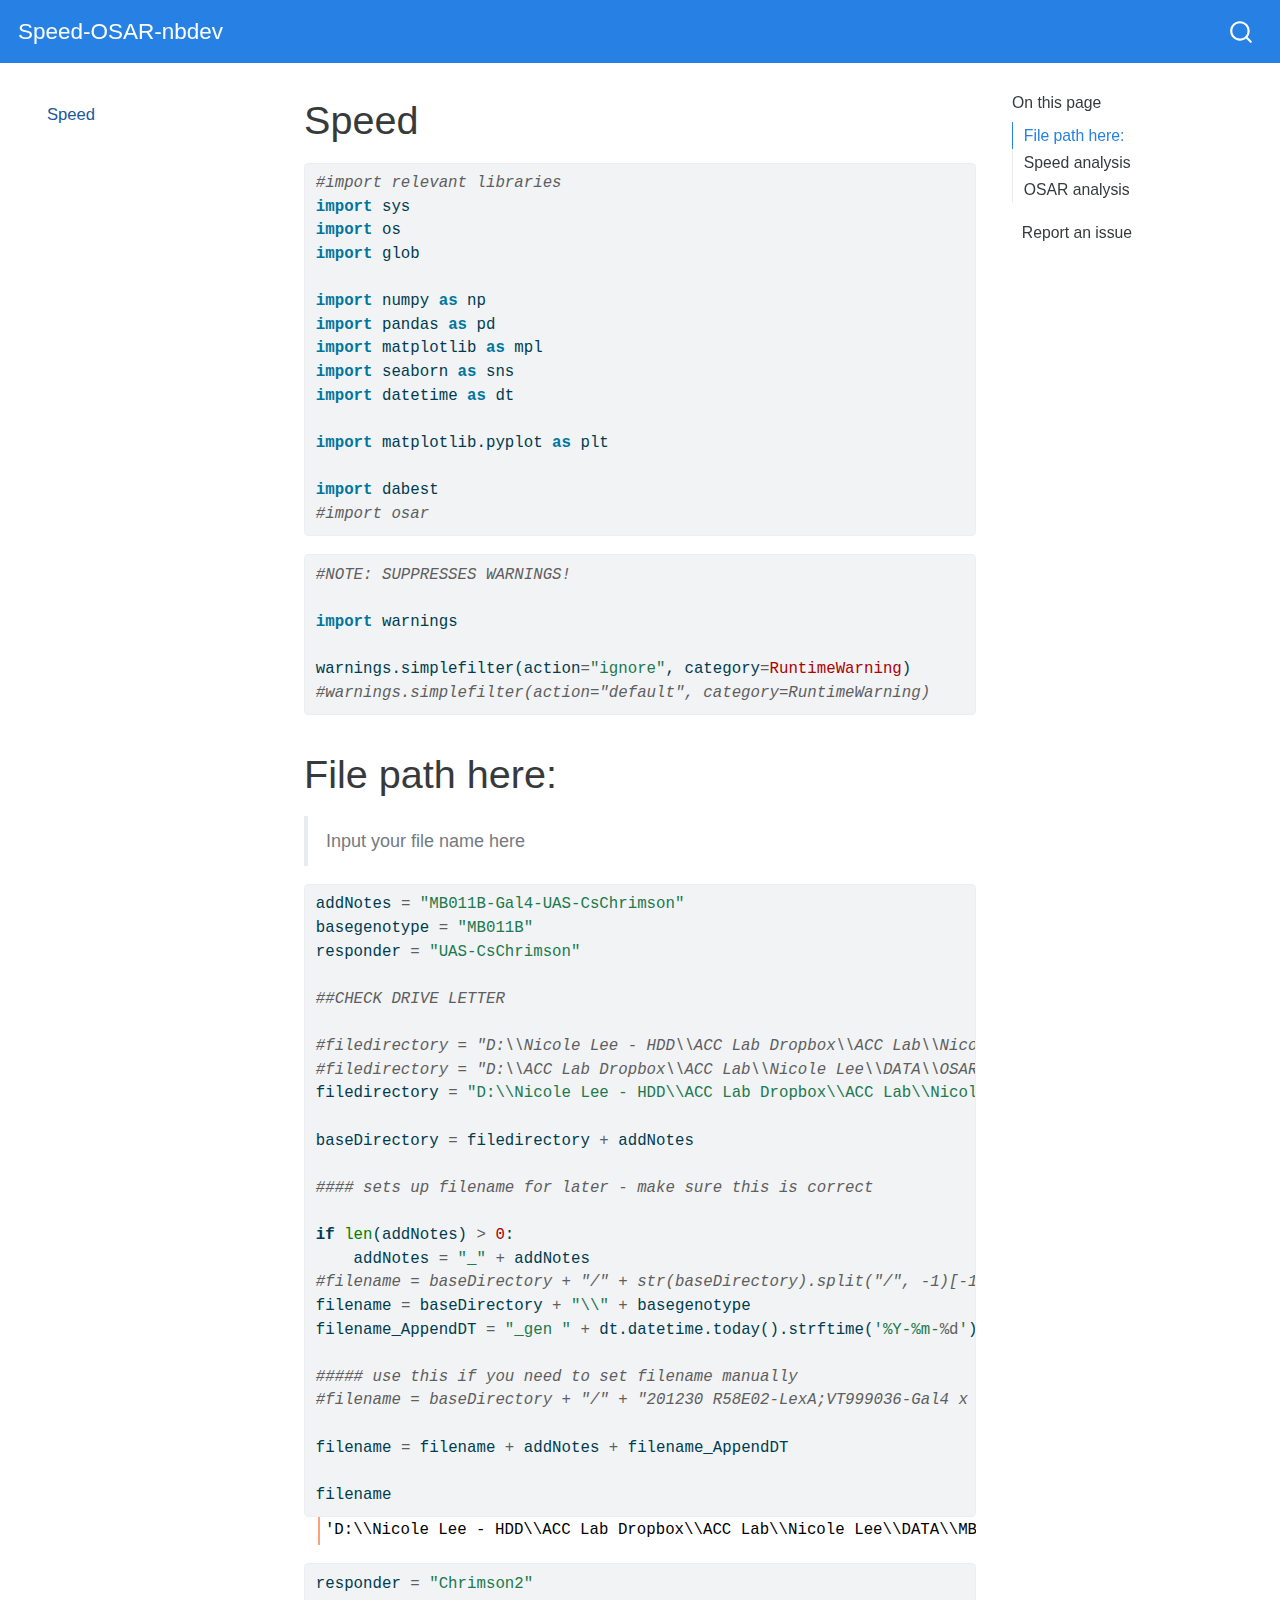
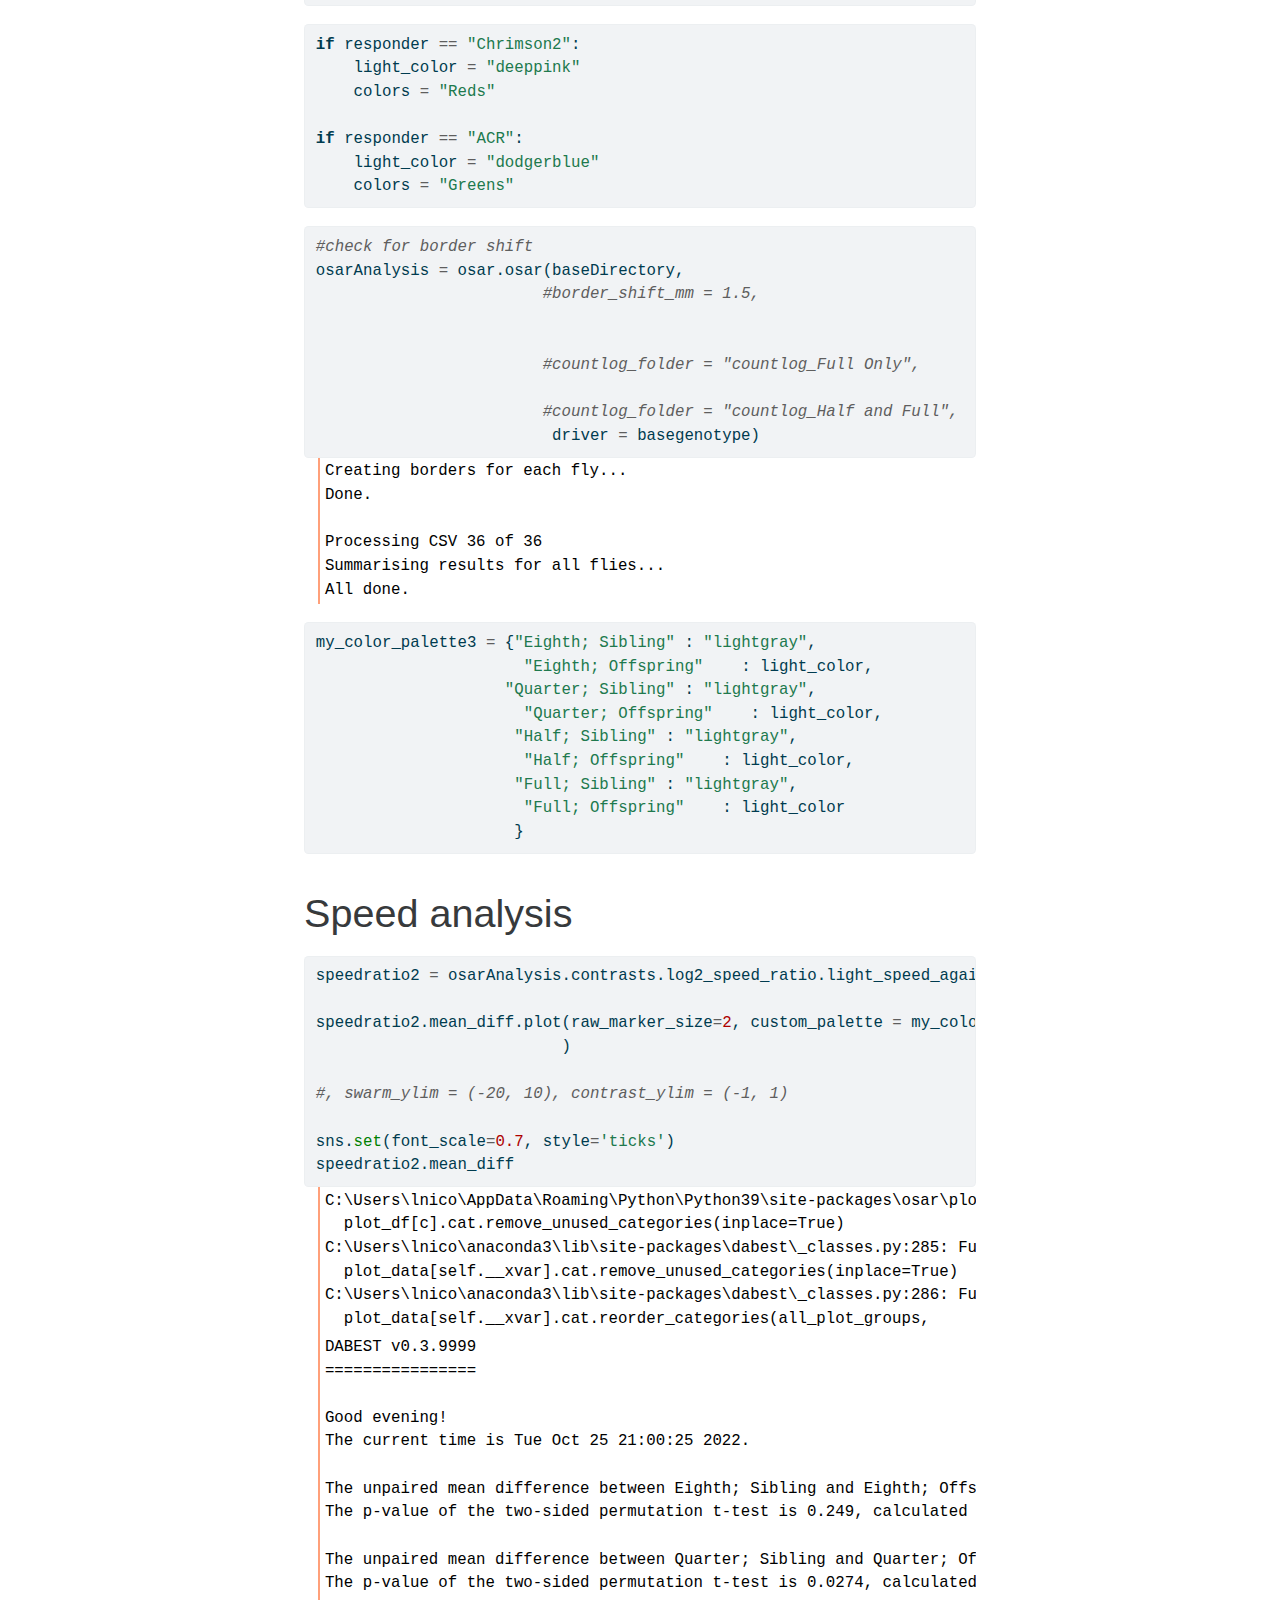
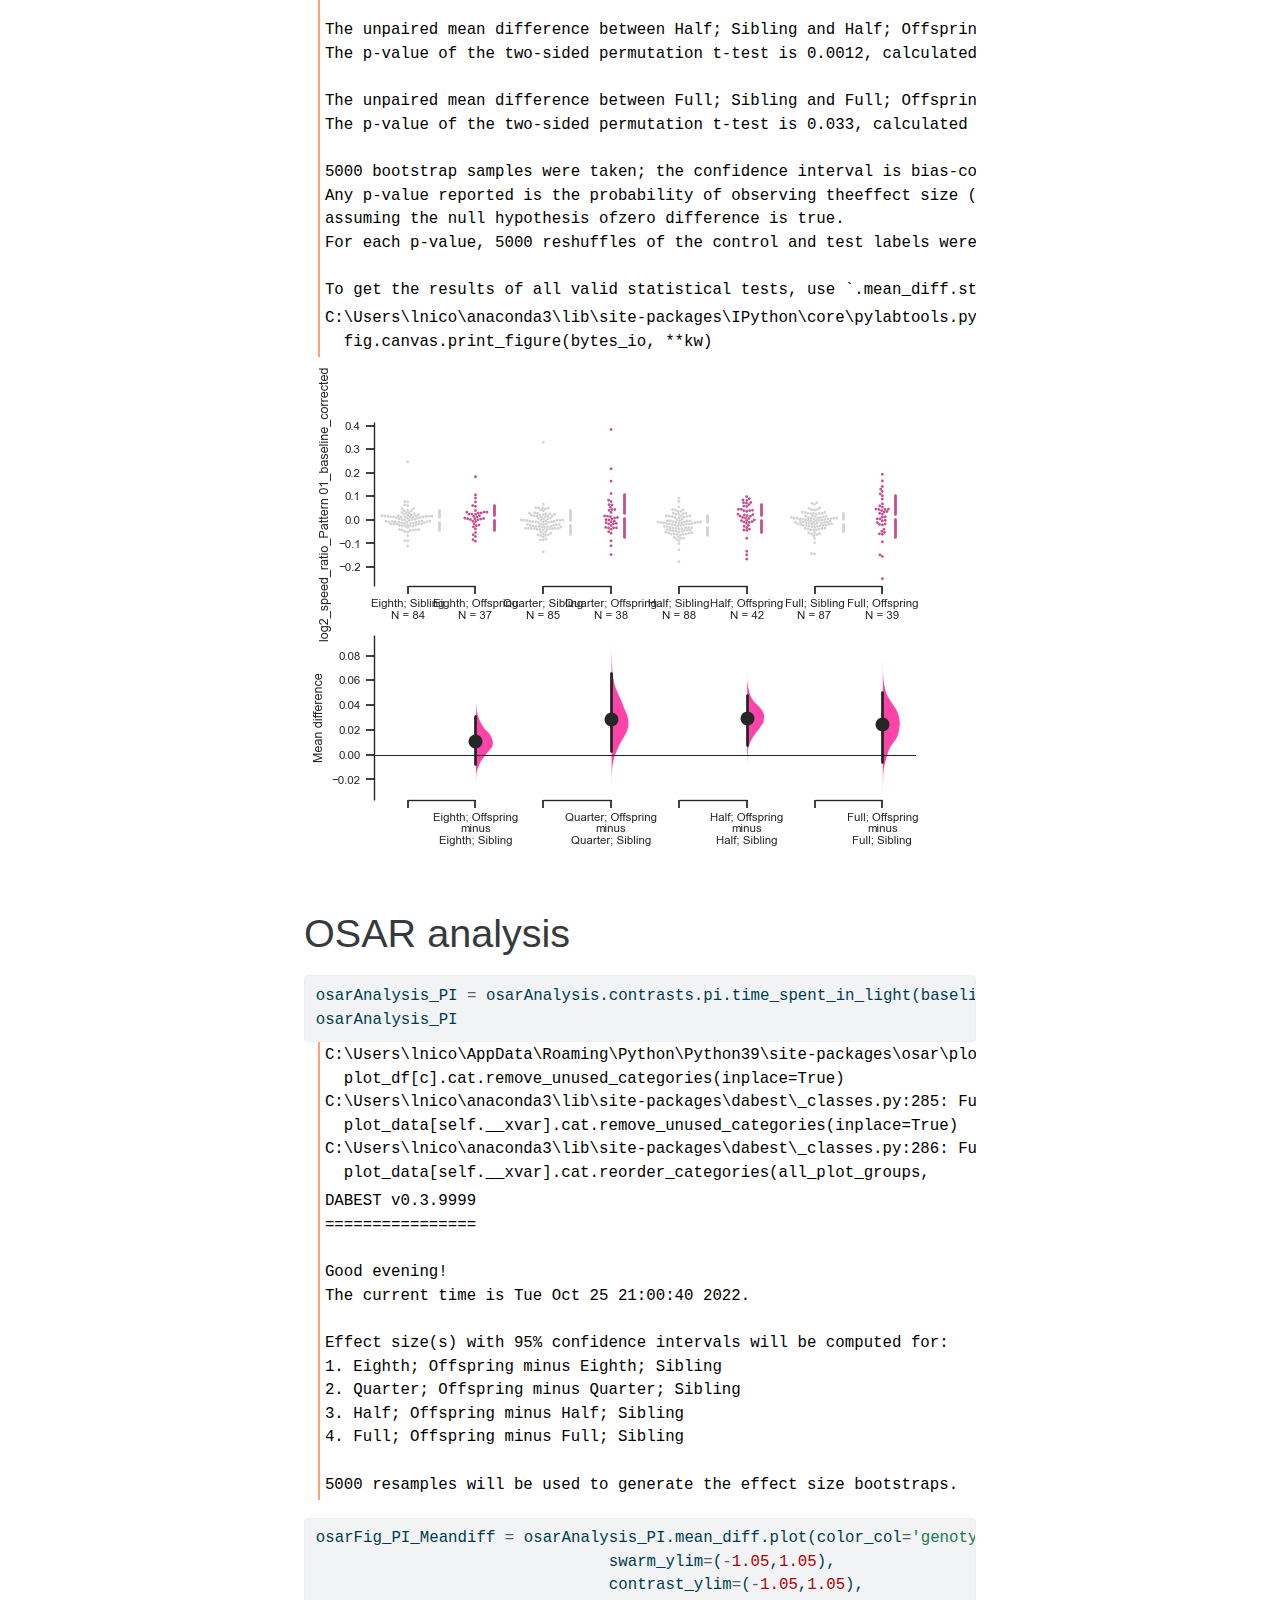
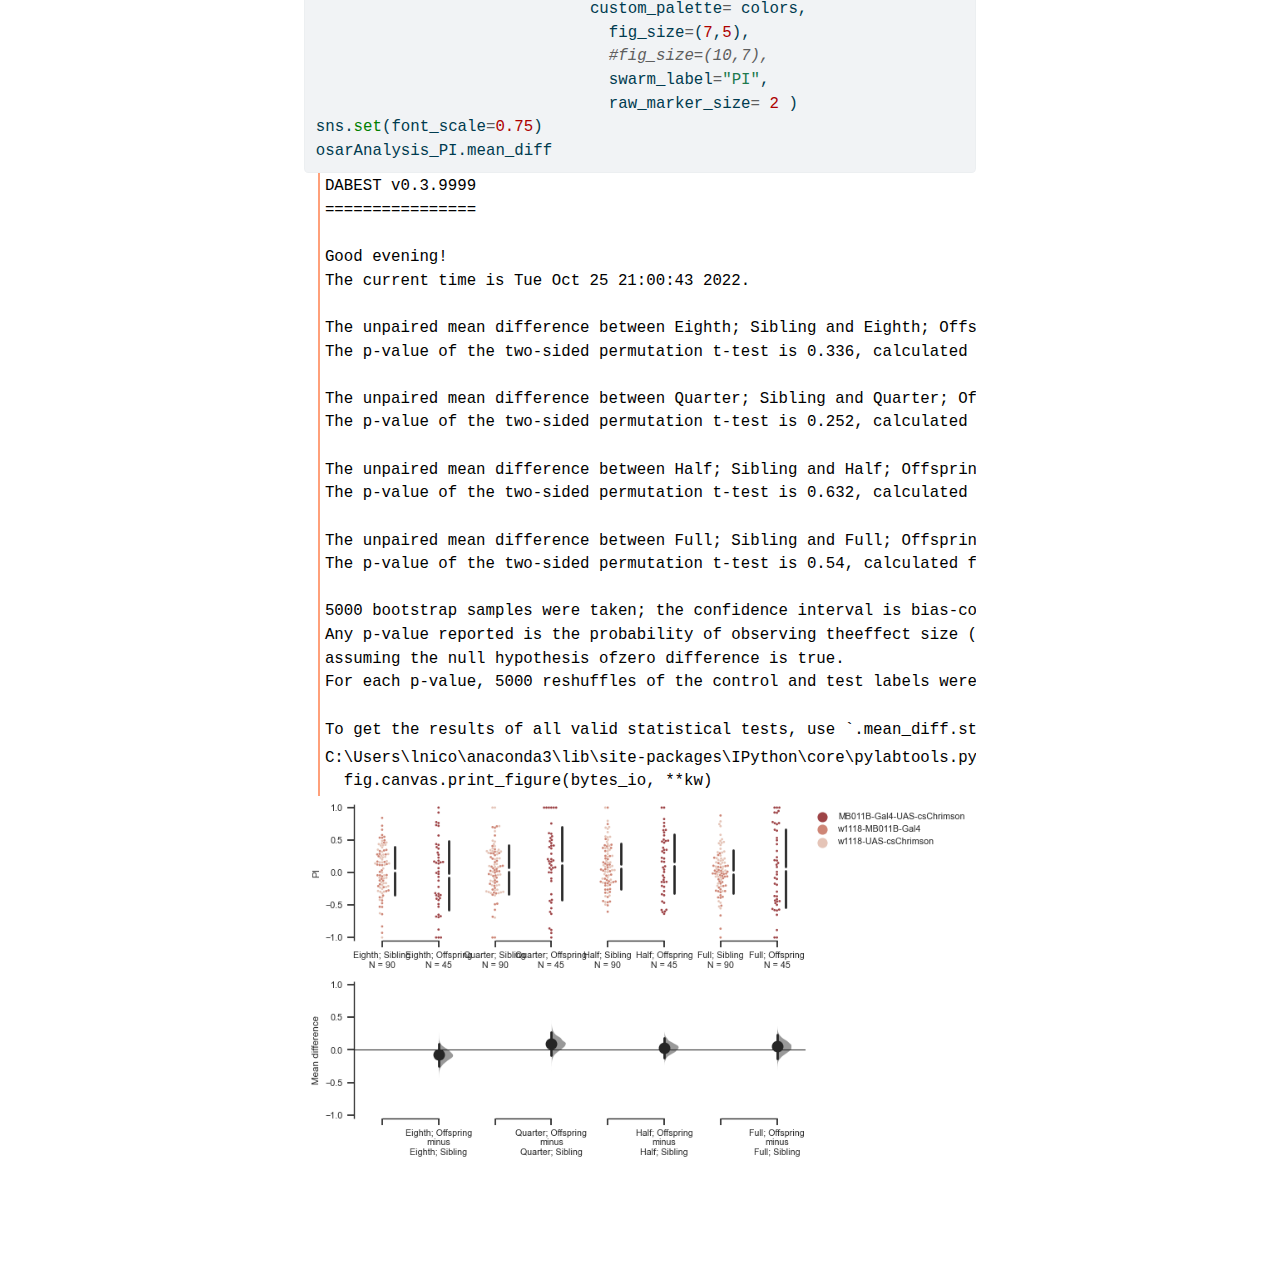
<file: index.html>
<html xmlns="http://www.w3.org/1999/xhtml">    
  <head>      
    <title>Redirect to speedtest.html</title>      
    <meta http-equiv="refresh" content="0;URL='speedtest.html'" />    
  </head>    
  <body> 
  </body>  
</html>
</file>
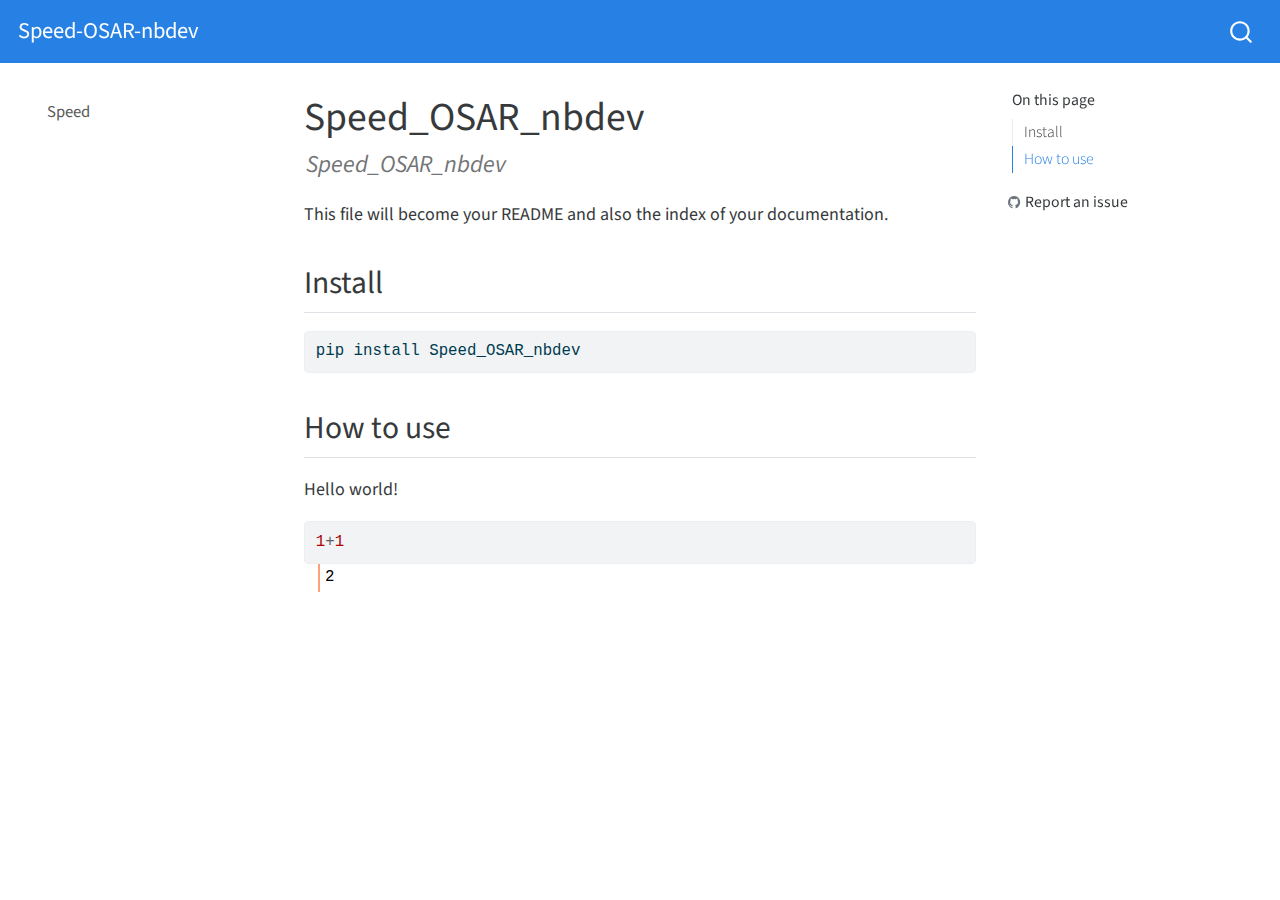
<file: _proc/_docs/index.html>
<!DOCTYPE html>
<html xmlns="http://www.w3.org/1999/xhtml" lang="en" xml:lang="en"><head>

<meta charset="utf-8">
<meta name="generator" content="quarto-1.2.258">

<meta name="viewport" content="width=device-width, initial-scale=1.0, user-scalable=yes">

<meta name="description" content="Speed_OSAR_nbdev">

<title>Speed-OSAR-nbdev - Speed_OSAR_nbdev</title>
<style>
code{white-space: pre-wrap;}
span.smallcaps{font-variant: small-caps;}
div.columns{display: flex; gap: min(4vw, 1.5em);}
div.column{flex: auto; overflow-x: auto;}
div.hanging-indent{margin-left: 1.5em; text-indent: -1.5em;}
ul.task-list{list-style: none;}
ul.task-list li input[type="checkbox"] {
  width: 0.8em;
  margin: 0 0.8em 0.2em -1.6em;
  vertical-align: middle;
}
pre > code.sourceCode { white-space: pre; position: relative; }
pre > code.sourceCode > span { display: inline-block; line-height: 1.25; }
pre > code.sourceCode > span:empty { height: 1.2em; }
.sourceCode { overflow: visible; }
code.sourceCode > span { color: inherit; text-decoration: inherit; }
div.sourceCode { margin: 1em 0; }
pre.sourceCode { margin: 0; }
@media screen {
div.sourceCode { overflow: auto; }
}
@media print {
pre > code.sourceCode { white-space: pre-wrap; }
pre > code.sourceCode > span { text-indent: -5em; padding-left: 5em; }
}
pre.numberSource code
  { counter-reset: source-line 0; }
pre.numberSource code > span
  { position: relative; left: -4em; counter-increment: source-line; }
pre.numberSource code > span > a:first-child::before
  { content: counter(source-line);
    position: relative; left: -1em; text-align: right; vertical-align: baseline;
    border: none; display: inline-block;
    -webkit-touch-callout: none; -webkit-user-select: none;
    -khtml-user-select: none; -moz-user-select: none;
    -ms-user-select: none; user-select: none;
    padding: 0 4px; width: 4em;
    color: #aaaaaa;
  }
pre.numberSource { margin-left: 3em; border-left: 1px solid #aaaaaa;  padding-left: 4px; }
div.sourceCode
  {   }
@media screen {
pre > code.sourceCode > span > a:first-child::before { text-decoration: underline; }
}
code span.al { color: #ff0000; font-weight: bold; } /* Alert */
code span.an { color: #60a0b0; font-weight: bold; font-style: italic; } /* Annotation */
code span.at { color: #7d9029; } /* Attribute */
code span.bn { color: #40a070; } /* BaseN */
code span.bu { color: #008000; } /* BuiltIn */
code span.cf { color: #007020; font-weight: bold; } /* ControlFlow */
code span.ch { color: #4070a0; } /* Char */
code span.cn { color: #880000; } /* Constant */
code span.co { color: #60a0b0; font-style: italic; } /* Comment */
code span.cv { color: #60a0b0; font-weight: bold; font-style: italic; } /* CommentVar */
code span.do { color: #ba2121; font-style: italic; } /* Documentation */
code span.dt { color: #902000; } /* DataType */
code span.dv { color: #40a070; } /* DecVal */
code span.er { color: #ff0000; font-weight: bold; } /* Error */
code span.ex { } /* Extension */
code span.fl { color: #40a070; } /* Float */
code span.fu { color: #06287e; } /* Function */
code span.im { color: #008000; font-weight: bold; } /* Import */
code span.in { color: #60a0b0; font-weight: bold; font-style: italic; } /* Information */
code span.kw { color: #007020; font-weight: bold; } /* Keyword */
code span.op { color: #666666; } /* Operator */
code span.ot { color: #007020; } /* Other */
code span.pp { color: #bc7a00; } /* Preprocessor */
code span.sc { color: #4070a0; } /* SpecialChar */
code span.ss { color: #bb6688; } /* SpecialString */
code span.st { color: #4070a0; } /* String */
code span.va { color: #19177c; } /* Variable */
code span.vs { color: #4070a0; } /* VerbatimString */
code span.wa { color: #60a0b0; font-weight: bold; font-style: italic; } /* Warning */
</style>


<script src="site_libs/quarto-nav/quarto-nav.js"></script>
<script src="site_libs/quarto-nav/headroom.min.js"></script>
<script src="site_libs/clipboard/clipboard.min.js"></script>
<script src="site_libs/quarto-search/autocomplete.umd.js"></script>
<script src="site_libs/quarto-search/fuse.min.js"></script>
<script src="site_libs/quarto-search/quarto-search.js"></script>
<meta name="quarto:offset" content="./">
<script src="site_libs/quarto-html/quarto.js"></script>
<script src="site_libs/quarto-html/popper.min.js"></script>
<script src="site_libs/quarto-html/tippy.umd.min.js"></script>
<script src="site_libs/quarto-html/anchor.min.js"></script>
<link href="site_libs/quarto-html/tippy.css" rel="stylesheet">
<link href="site_libs/quarto-html/quarto-syntax-highlighting.css" rel="stylesheet" id="quarto-text-highlighting-styles">
<script src="site_libs/bootstrap/bootstrap.min.js"></script>
<link href="site_libs/bootstrap/bootstrap-icons.css" rel="stylesheet">
<link href="site_libs/bootstrap/bootstrap.min.css" rel="stylesheet" id="quarto-bootstrap" data-mode="light">
<script id="quarto-search-options" type="application/json">{
  "location": "navbar",
  "copy-button": false,
  "collapse-after": 3,
  "panel-placement": "end",
  "type": "overlay",
  "limit": 20,
  "language": {
    "search-no-results-text": "No results",
    "search-matching-documents-text": "matching documents",
    "search-copy-link-title": "Copy link to search",
    "search-hide-matches-text": "Hide additional matches",
    "search-more-match-text": "more match in this document",
    "search-more-matches-text": "more matches in this document",
    "search-clear-button-title": "Clear",
    "search-detached-cancel-button-title": "Cancel",
    "search-submit-button-title": "Submit"
  }
}</script>


<link rel="stylesheet" href="styles.css">
<meta property="og:title" content="Speed-OSAR-nbdev - Speed_OSAR_nbdev">
<meta property="og:description" content="Speed_OSAR_nbdev">
<meta property="og:site-name" content="Speed-OSAR-nbdev">
<meta name="twitter:title" content="Speed-OSAR-nbdev - Speed_OSAR_nbdev">
<meta name="twitter:description" content="Speed_OSAR_nbdev">
<meta name="twitter:card" content="summary">
</head>

<body class="nav-sidebar floating nav-fixed">

<div id="quarto-search-results"></div>
  <header id="quarto-header" class="headroom fixed-top">
    <nav class="navbar navbar-expand-lg navbar-dark ">
      <div class="navbar-container container-fluid">
      <div class="navbar-brand-container">
    <a class="navbar-brand" href="./index.html">
    <span class="navbar-title">Speed-OSAR-nbdev</span>
    </a>
  </div>
          <div id="quarto-search" class="" title="Search"></div>
      </div> <!-- /container-fluid -->
    </nav>
  <nav class="quarto-secondary-nav" data-bs-toggle="collapse" data-bs-target="#quarto-sidebar" aria-controls="quarto-sidebar" aria-expanded="false" aria-label="Toggle sidebar navigation" onclick="if (window.quartoToggleHeadroom) { window.quartoToggleHeadroom(); }">
    <div class="container-fluid d-flex justify-content-between">
      <h1 class="quarto-secondary-nav-title">Speed_OSAR_nbdev</h1>
      <button type="button" class="quarto-btn-toggle btn" aria-label="Show secondary navigation">
        <i class="bi bi-chevron-right"></i>
      </button>
    </div>
  </nav>
</header>
<!-- content -->
<div id="quarto-content" class="quarto-container page-columns page-rows-contents page-layout-article page-navbar">
<!-- sidebar -->
  <nav id="quarto-sidebar" class="sidebar collapse sidebar-navigation floating overflow-auto">
    <div class="sidebar-menu-container"> 
    <ul class="list-unstyled mt-1">
        <li class="sidebar-item">
  <div class="sidebar-item-container"> 
  <a href="./speedtest-finalised.html" class="sidebar-item-text sidebar-link">Speed</a>
  </div>
</li>
    </ul>
    </div>
</nav>
<!-- margin-sidebar -->
    <div id="quarto-margin-sidebar" class="sidebar margin-sidebar">
        <nav id="TOC" role="doc-toc" class="toc-active">
    <h2 id="toc-title">On this page</h2>
   
  <ul>
  <li><a href="#install" id="toc-install" class="nav-link active" data-scroll-target="#install">Install</a></li>
  <li><a href="#how-to-use" id="toc-how-to-use" class="nav-link" data-scroll-target="#how-to-use">How to use</a></li>
  </ul>
<div class="toc-actions"><div><i class="bi bi-github"></i></div><div class="action-links"><p><a href="https://github.com/lnicole08/Speed_OSAR_nbdev/issues/new" class="toc-action">Report an issue</a></p></div></div></nav>
    </div>
<!-- main -->
<main class="content" id="quarto-document-content">

<header id="title-block-header" class="quarto-title-block default">
<div class="quarto-title">
<h1 class="title d-none d-lg-block">Speed_OSAR_nbdev</h1>
</div>

<div>
  <div class="description">
    Speed_OSAR_nbdev
  </div>
</div>


<div class="quarto-title-meta">

    
  
    
  </div>
  

</header>

<!-- WARNING: THIS FILE WAS AUTOGENERATED! DO NOT EDIT! -->
<p>This file will become your README and also the index of your documentation.</p>
<section id="install" class="level2">
<h2 class="anchored" data-anchor-id="install">Install</h2>
<div class="sourceCode" id="cb1"><pre class="sourceCode sh code-with-copy"><code class="sourceCode bash"><span id="cb1-1"><a href="#cb1-1" aria-hidden="true" tabindex="-1"></a><span class="ex">pip</span> install Speed_OSAR_nbdev</span></code><button title="Copy to Clipboard" class="code-copy-button"><i class="bi"></i></button></pre></div>
</section>
<section id="how-to-use" class="level2">
<h2 class="anchored" data-anchor-id="how-to-use">How to use</h2>
<p>Hello world!</p>
<div class="cell">
<div class="sourceCode cell-code" id="cb2"><pre class="sourceCode python code-with-copy"><code class="sourceCode python"><span id="cb2-1"><a href="#cb2-1" aria-hidden="true" tabindex="-1"></a><span class="dv">1</span><span class="op">+</span><span class="dv">1</span></span></code><button title="Copy to Clipboard" class="code-copy-button"><i class="bi"></i></button></pre></div>
<div class="cell-output cell-output-display">
<pre><code>2</code></pre>
</div>
</div>


</section>

</main> <!-- /main -->
<script id="quarto-html-after-body" type="application/javascript">
window.document.addEventListener("DOMContentLoaded", function (event) {
  const toggleBodyColorMode = (bsSheetEl) => {
    const mode = bsSheetEl.getAttribute("data-mode");
    const bodyEl = window.document.querySelector("body");
    if (mode === "dark") {
      bodyEl.classList.add("quarto-dark");
      bodyEl.classList.remove("quarto-light");
    } else {
      bodyEl.classList.add("quarto-light");
      bodyEl.classList.remove("quarto-dark");
    }
  }
  const toggleBodyColorPrimary = () => {
    const bsSheetEl = window.document.querySelector("link#quarto-bootstrap");
    if (bsSheetEl) {
      toggleBodyColorMode(bsSheetEl);
    }
  }
  toggleBodyColorPrimary();  
  const icon = "";
  const anchorJS = new window.AnchorJS();
  anchorJS.options = {
    placement: 'right',
    icon: icon
  };
  anchorJS.add('.anchored');
  const clipboard = new window.ClipboardJS('.code-copy-button', {
    target: function(trigger) {
      return trigger.previousElementSibling;
    }
  });
  clipboard.on('success', function(e) {
    // button target
    const button = e.trigger;
    // don't keep focus
    button.blur();
    // flash "checked"
    button.classList.add('code-copy-button-checked');
    var currentTitle = button.getAttribute("title");
    button.setAttribute("title", "Copied!");
    let tooltip;
    if (window.bootstrap) {
      button.setAttribute("data-bs-toggle", "tooltip");
      button.setAttribute("data-bs-placement", "left");
      button.setAttribute("data-bs-title", "Copied!");
      tooltip = new bootstrap.Tooltip(button, 
        { trigger: "manual", 
          customClass: "code-copy-button-tooltip",
          offset: [0, -8]});
      tooltip.show();    
    }
    setTimeout(function() {
      if (tooltip) {
        tooltip.hide();
        button.removeAttribute("data-bs-title");
        button.removeAttribute("data-bs-toggle");
        button.removeAttribute("data-bs-placement");
      }
      button.setAttribute("title", currentTitle);
      button.classList.remove('code-copy-button-checked');
    }, 1000);
    // clear code selection
    e.clearSelection();
  });
  function tippyHover(el, contentFn) {
    const config = {
      allowHTML: true,
      content: contentFn,
      maxWidth: 500,
      delay: 100,
      arrow: false,
      appendTo: function(el) {
          return el.parentElement;
      },
      interactive: true,
      interactiveBorder: 10,
      theme: 'quarto',
      placement: 'bottom-start'
    };
    window.tippy(el, config); 
  }
  const noterefs = window.document.querySelectorAll('a[role="doc-noteref"]');
  for (var i=0; i<noterefs.length; i++) {
    const ref = noterefs[i];
    tippyHover(ref, function() {
      // use id or data attribute instead here
      let href = ref.getAttribute('data-footnote-href') || ref.getAttribute('href');
      try { href = new URL(href).hash; } catch {}
      const id = href.replace(/^#\/?/, "");
      const note = window.document.getElementById(id);
      return note.innerHTML;
    });
  }
  const findCites = (el) => {
    const parentEl = el.parentElement;
    if (parentEl) {
      const cites = parentEl.dataset.cites;
      if (cites) {
        return {
          el,
          cites: cites.split(' ')
        };
      } else {
        return findCites(el.parentElement)
      }
    } else {
      return undefined;
    }
  };
  var bibliorefs = window.document.querySelectorAll('a[role="doc-biblioref"]');
  for (var i=0; i<bibliorefs.length; i++) {
    const ref = bibliorefs[i];
    const citeInfo = findCites(ref);
    if (citeInfo) {
      tippyHover(citeInfo.el, function() {
        var popup = window.document.createElement('div');
        citeInfo.cites.forEach(function(cite) {
          var citeDiv = window.document.createElement('div');
          citeDiv.classList.add('hanging-indent');
          citeDiv.classList.add('csl-entry');
          var biblioDiv = window.document.getElementById('ref-' + cite);
          if (biblioDiv) {
            citeDiv.innerHTML = biblioDiv.innerHTML;
          }
          popup.appendChild(citeDiv);
        });
        return popup.innerHTML;
      });
    }
  }
});
</script>
</div> <!-- /content -->



</body></html>
</file>
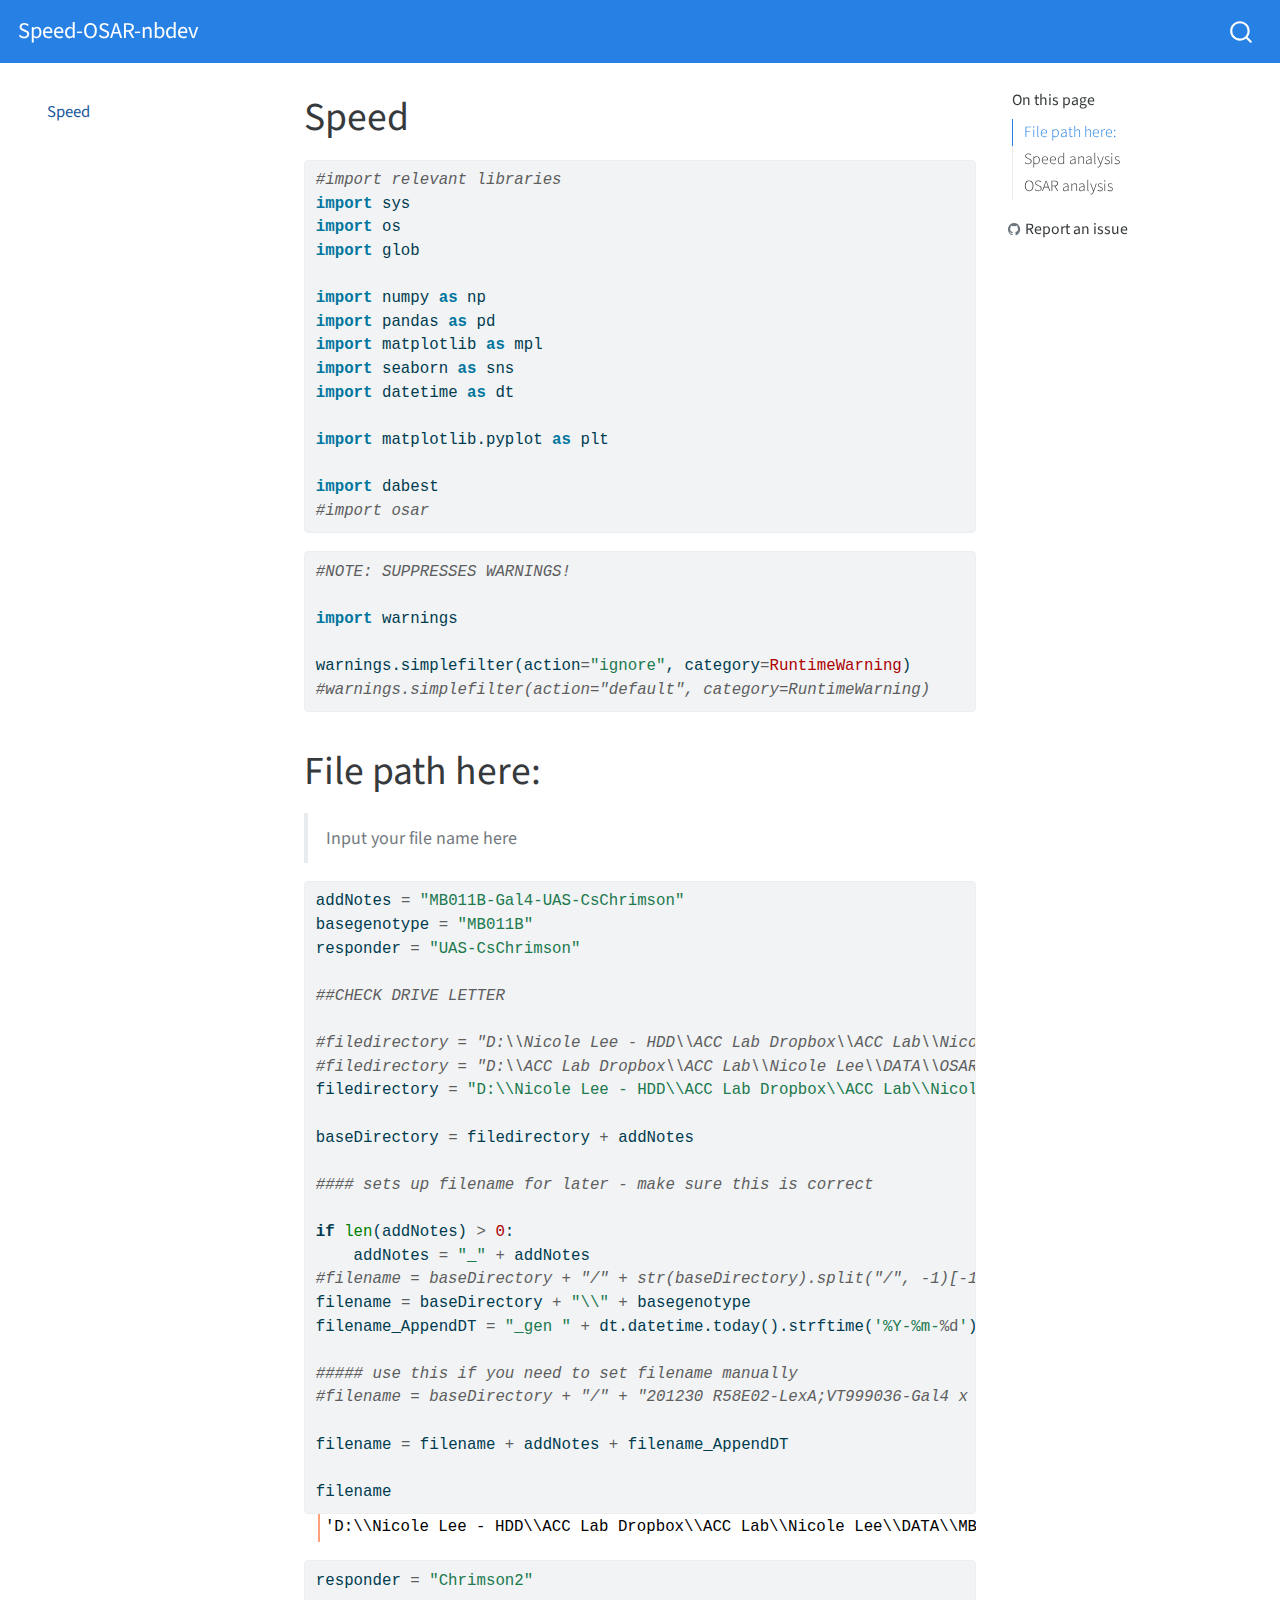
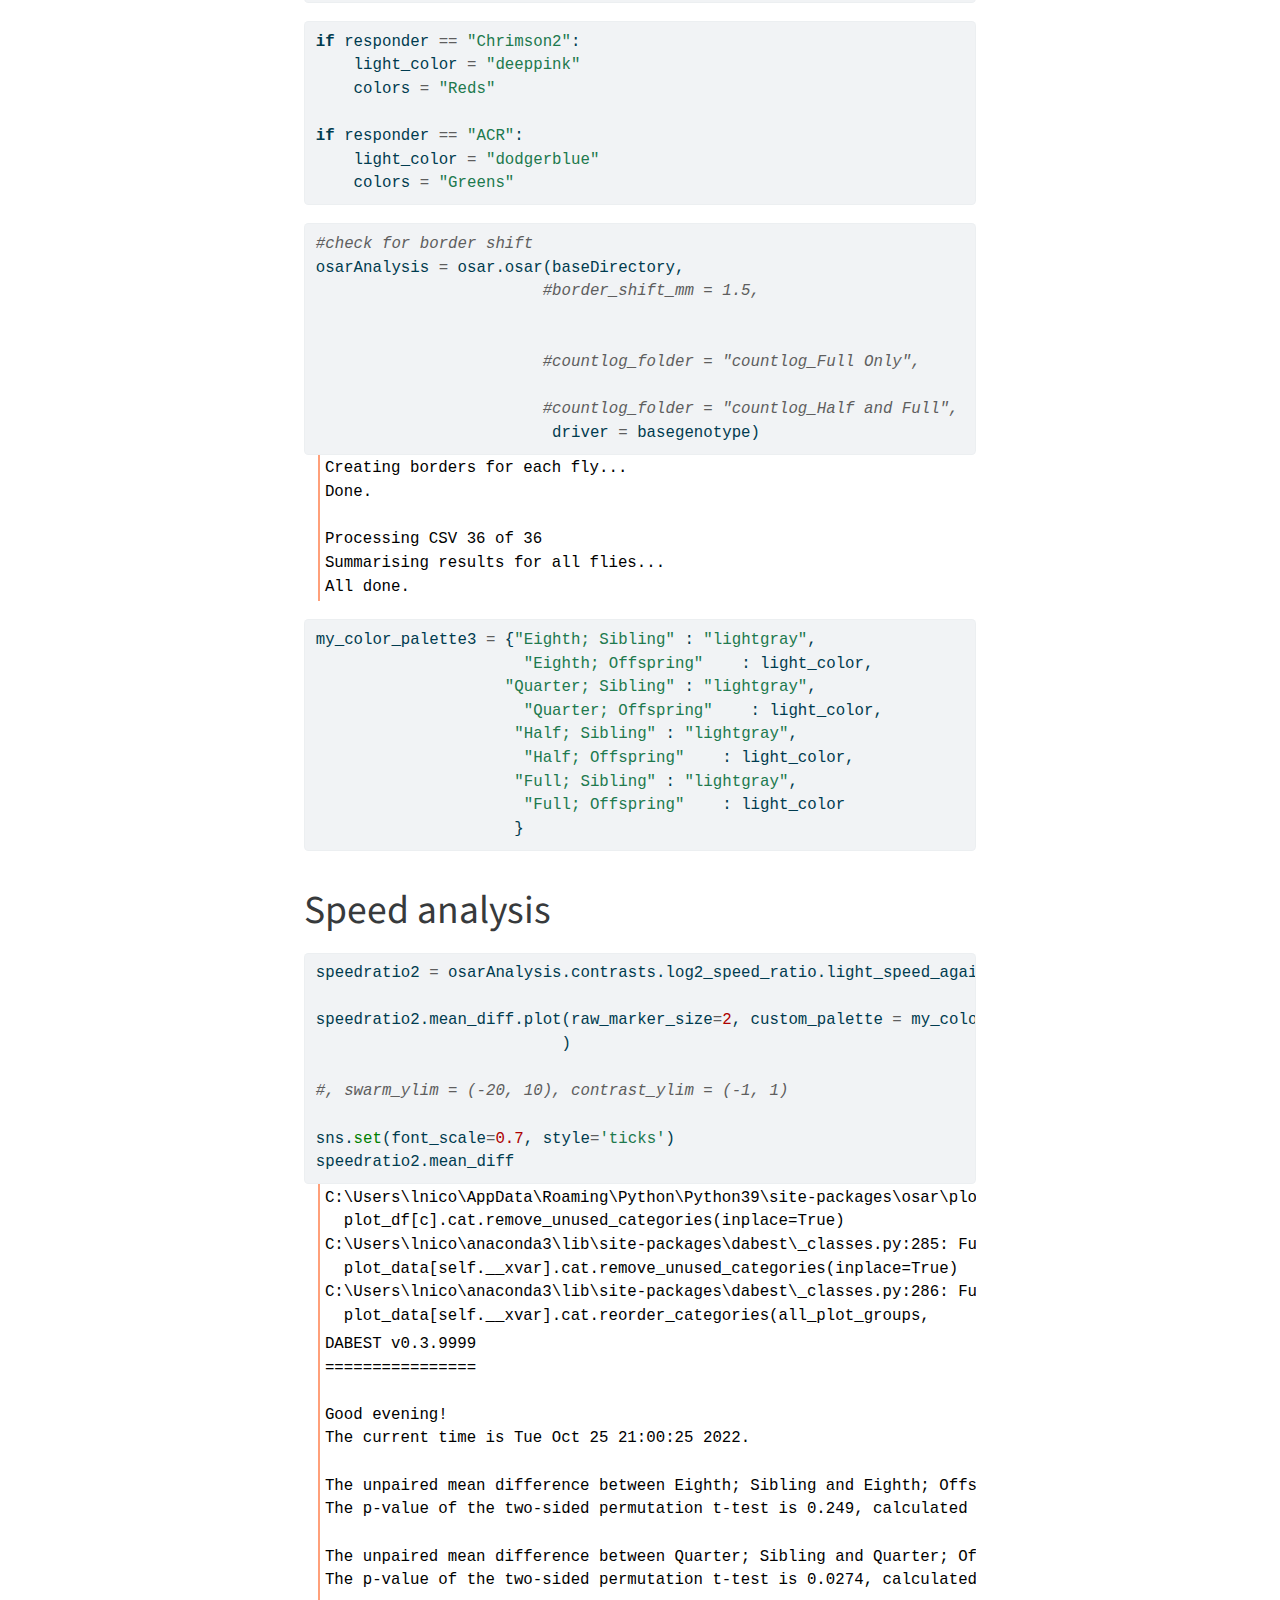
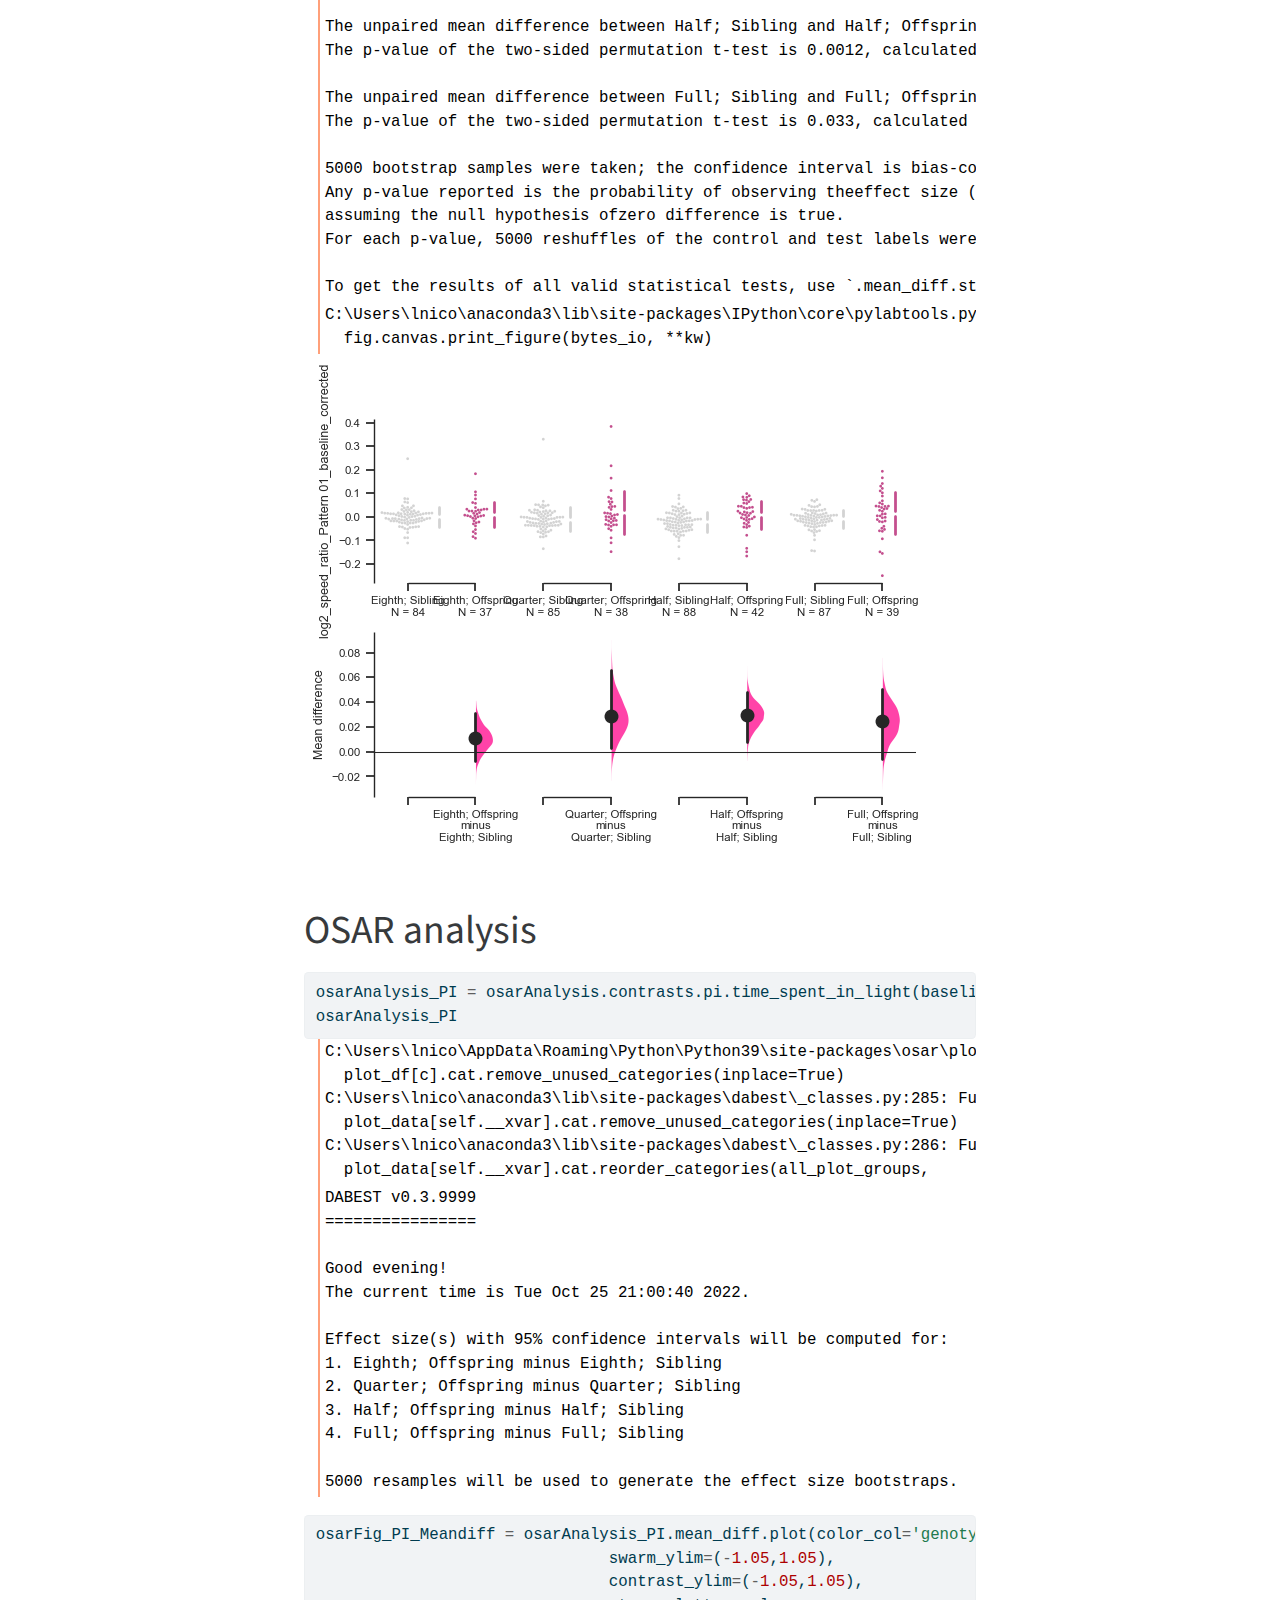
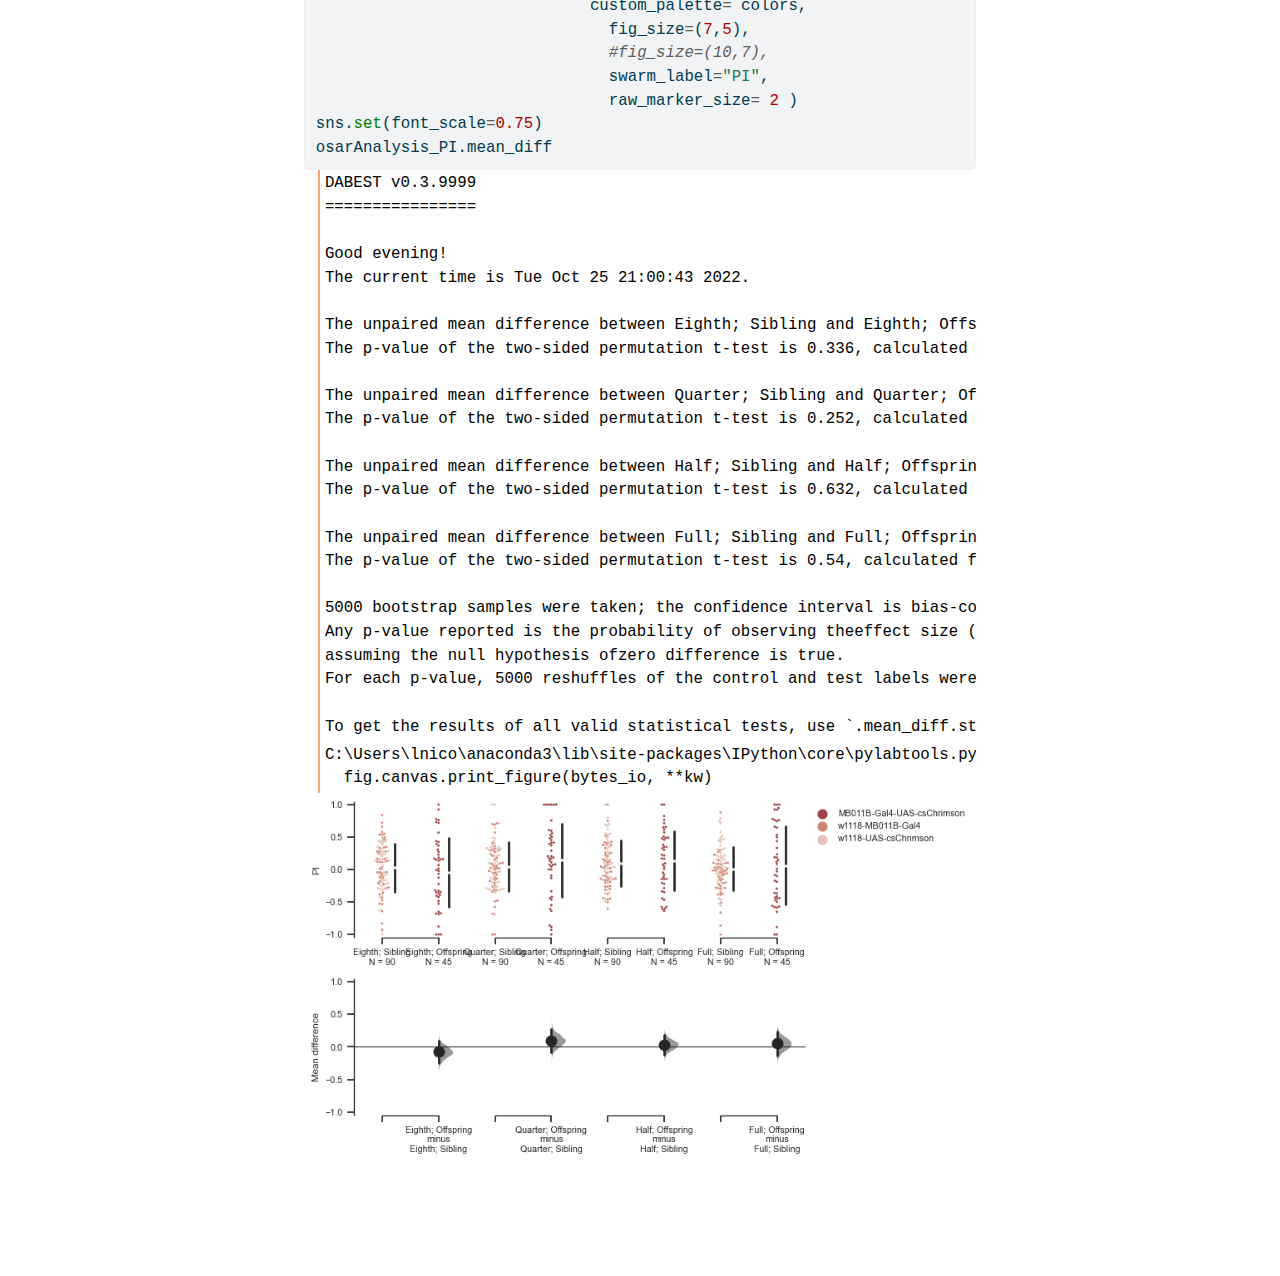
<file: speedtest.html>
<!DOCTYPE html>
<html xmlns="http://www.w3.org/1999/xhtml" lang="en" xml:lang="en"><head>

<meta charset="utf-8">
<meta name="generator" content="quarto-1.1.251">

<meta name="viewport" content="width=device-width, initial-scale=1.0, user-scalable=yes">


<title>Speed-OSAR-nbdev - Speed</title>
<style>
code{white-space: pre-wrap;}
span.smallcaps{font-variant: small-caps;}
div.columns{display: flex; gap: min(4vw, 1.5em);}
div.column{flex: auto; overflow-x: auto;}
div.hanging-indent{margin-left: 1.5em; text-indent: -1.5em;}
ul.task-list{list-style: none;}
ul.task-list li input[type="checkbox"] {
  width: 0.8em;
  margin: 0 0.8em 0.2em -1.6em;
  vertical-align: middle;
}
pre > code.sourceCode { white-space: pre; position: relative; }
pre > code.sourceCode > span { display: inline-block; line-height: 1.25; }
pre > code.sourceCode > span:empty { height: 1.2em; }
.sourceCode { overflow: visible; }
code.sourceCode > span { color: inherit; text-decoration: inherit; }
div.sourceCode { margin: 1em 0; }
pre.sourceCode { margin: 0; }
@media screen {
div.sourceCode { overflow: auto; }
}
@media print {
pre > code.sourceCode { white-space: pre-wrap; }
pre > code.sourceCode > span { text-indent: -5em; padding-left: 5em; }
}
pre.numberSource code
  { counter-reset: source-line 0; }
pre.numberSource code > span
  { position: relative; left: -4em; counter-increment: source-line; }
pre.numberSource code > span > a:first-child::before
  { content: counter(source-line);
    position: relative; left: -1em; text-align: right; vertical-align: baseline;
    border: none; display: inline-block;
    -webkit-touch-callout: none; -webkit-user-select: none;
    -khtml-user-select: none; -moz-user-select: none;
    -ms-user-select: none; user-select: none;
    padding: 0 4px; width: 4em;
    color: #aaaaaa;
  }
pre.numberSource { margin-left: 3em; border-left: 1px solid #aaaaaa;  padding-left: 4px; }
div.sourceCode
  {   }
@media screen {
pre > code.sourceCode > span > a:first-child::before { text-decoration: underline; }
}
code span.al { color: #ff0000; font-weight: bold; } /* Alert */
code span.an { color: #60a0b0; font-weight: bold; font-style: italic; } /* Annotation */
code span.at { color: #7d9029; } /* Attribute */
code span.bn { color: #40a070; } /* BaseN */
code span.bu { color: #008000; } /* BuiltIn */
code span.cf { color: #007020; font-weight: bold; } /* ControlFlow */
code span.ch { color: #4070a0; } /* Char */
code span.cn { color: #880000; } /* Constant */
code span.co { color: #60a0b0; font-style: italic; } /* Comment */
code span.cv { color: #60a0b0; font-weight: bold; font-style: italic; } /* CommentVar */
code span.do { color: #ba2121; font-style: italic; } /* Documentation */
code span.dt { color: #902000; } /* DataType */
code span.dv { color: #40a070; } /* DecVal */
code span.er { color: #ff0000; font-weight: bold; } /* Error */
code span.ex { } /* Extension */
code span.fl { color: #40a070; } /* Float */
code span.fu { color: #06287e; } /* Function */
code span.im { color: #008000; font-weight: bold; } /* Import */
code span.in { color: #60a0b0; font-weight: bold; font-style: italic; } /* Information */
code span.kw { color: #007020; font-weight: bold; } /* Keyword */
code span.op { color: #666666; } /* Operator */
code span.ot { color: #007020; } /* Other */
code span.pp { color: #bc7a00; } /* Preprocessor */
code span.sc { color: #4070a0; } /* SpecialChar */
code span.ss { color: #bb6688; } /* SpecialString */
code span.st { color: #4070a0; } /* String */
code span.va { color: #19177c; } /* Variable */
code span.vs { color: #4070a0; } /* VerbatimString */
code span.wa { color: #60a0b0; font-weight: bold; font-style: italic; } /* Warning */
</style>


<script src="site_libs/quarto-nav/quarto-nav.js"></script>
<script src="site_libs/quarto-nav/headroom.min.js"></script>
<script src="site_libs/clipboard/clipboard.min.js"></script>
<script src="site_libs/quarto-search/autocomplete.umd.js"></script>
<script src="site_libs/quarto-search/fuse.min.js"></script>
<script src="site_libs/quarto-search/quarto-search.js"></script>
<meta name="quarto:offset" content="./">
<script src="site_libs/quarto-html/quarto.js"></script>
<script src="site_libs/quarto-html/popper.min.js"></script>
<script src="site_libs/quarto-html/tippy.umd.min.js"></script>
<script src="site_libs/quarto-html/anchor.min.js"></script>
<link href="site_libs/quarto-html/tippy.css" rel="stylesheet">
<link href="site_libs/quarto-html/quarto-syntax-highlighting.css" rel="stylesheet" id="quarto-text-highlighting-styles">
<script src="site_libs/bootstrap/bootstrap.min.js"></script>
<link href="site_libs/bootstrap/bootstrap-icons.css" rel="stylesheet">
<link href="site_libs/bootstrap/bootstrap.min.css" rel="stylesheet" id="quarto-bootstrap" data-mode="light">
<script id="quarto-search-options" type="application/json">{
  "location": "navbar",
  "copy-button": false,
  "collapse-after": 3,
  "panel-placement": "end",
  "type": "overlay",
  "limit": 20,
  "language": {
    "search-no-results-text": "No results",
    "search-matching-documents-text": "matching documents",
    "search-copy-link-title": "Copy link to search",
    "search-hide-matches-text": "Hide additional matches",
    "search-more-match-text": "more match in this document",
    "search-more-matches-text": "more matches in this document",
    "search-clear-button-title": "Clear",
    "search-detached-cancel-button-title": "Cancel",
    "search-submit-button-title": "Submit"
  }
}</script>


<link rel="stylesheet" href="styles.css">
<meta property="og:title" content="Speed-OSAR-nbdev - Speed">
<meta property="og:site-name" content="Speed-OSAR-nbdev">
<meta name="twitter:title" content="Speed-OSAR-nbdev - Speed">
<meta name="twitter:card" content="summary">
</head>

<body class="nav-sidebar floating nav-fixed">

<div id="quarto-search-results"></div>
  <header id="quarto-header" class="headroom fixed-top">
    <nav class="navbar navbar-expand-lg navbar-dark ">
      <div class="navbar-container container-fluid">
      <div class="navbar-brand-container">
    <a class="navbar-brand" href="./index.html">
    <span class="navbar-title">Speed-OSAR-nbdev</span>
    </a>
  </div>
          <div id="quarto-search" class="" title="Search"></div>
      </div> <!-- /container-fluid -->
    </nav>
  <nav class="quarto-secondary-nav" data-bs-toggle="collapse" data-bs-target="#quarto-sidebar" aria-controls="quarto-sidebar" aria-expanded="false" aria-label="Toggle sidebar navigation" onclick="if (window.quartoToggleHeadroom) { window.quartoToggleHeadroom(); }">
    <div class="container-fluid d-flex justify-content-between">
      <h1 class="quarto-secondary-nav-title">Speed</h1>
      <button type="button" class="quarto-btn-toggle btn" aria-label="Show secondary navigation">
        <i class="bi bi-chevron-right"></i>
      </button>
    </div>
  </nav>
</header>
<!-- content -->
<div id="quarto-content" class="quarto-container page-columns page-rows-contents page-layout-article page-navbar">
<!-- sidebar -->
  <nav id="quarto-sidebar" class="sidebar collapse sidebar-navigation floating overflow-auto">
    <div class="sidebar-menu-container"> 
    <ul class="list-unstyled mt-1">
        <li class="sidebar-item">
  <div class="sidebar-item-container"> 
  <a href="./speedtest.html" class="sidebar-item-text sidebar-link active">Speed</a>
  </div>
</li>
    </ul>
    </div>
</nav>
<!-- margin-sidebar -->
    <div id="quarto-margin-sidebar" class="sidebar margin-sidebar">
        <nav id="TOC" role="doc-toc" class="toc-active">
    <h2 id="toc-title">On this page</h2>
   
  <ul>
  <li><a href="#file-path-here" id="toc-file-path-here" class="nav-link active" data-scroll-target="#file-path-here">File path here:</a></li>
  <li><a href="#speed-analysis" id="toc-speed-analysis" class="nav-link" data-scroll-target="#speed-analysis">Speed analysis</a></li>
  <li><a href="#osar-analysis" id="toc-osar-analysis" class="nav-link" data-scroll-target="#osar-analysis">OSAR analysis</a></li>
  </ul>
<div class="toc-actions"><div><i class="bi bi-github"></i></div><div class="action-links"><p><a href="https://github.com/lnicole08/Speed_OSAR_nbdev/issues/new" class="toc-action">Report an issue</a></p></div></div></nav>
    </div>
<!-- main -->
<main class="content" id="quarto-document-content">

<header id="title-block-header" class="quarto-title-block default">
<div class="quarto-title">
<h1 class="title d-none d-lg-block">Speed</h1>
</div>



<div class="quarto-title-meta">

    
    
  </div>
  

</header>

<!-- WARNING: THIS FILE WAS AUTOGENERATED! DO NOT EDIT! -->
<div class="cell">
<div class="sourceCode cell-code" id="cb1"><pre class="sourceCode python code-with-copy"><code class="sourceCode python"><span id="cb1-1"><a href="#cb1-1" aria-hidden="true" tabindex="-1"></a><span class="co">#import relevant libraries</span></span>
<span id="cb1-2"><a href="#cb1-2" aria-hidden="true" tabindex="-1"></a><span class="im">import</span> sys</span>
<span id="cb1-3"><a href="#cb1-3" aria-hidden="true" tabindex="-1"></a><span class="im">import</span> os</span>
<span id="cb1-4"><a href="#cb1-4" aria-hidden="true" tabindex="-1"></a><span class="im">import</span> glob</span>
<span id="cb1-5"><a href="#cb1-5" aria-hidden="true" tabindex="-1"></a></span>
<span id="cb1-6"><a href="#cb1-6" aria-hidden="true" tabindex="-1"></a><span class="im">import</span> numpy <span class="im">as</span> np</span>
<span id="cb1-7"><a href="#cb1-7" aria-hidden="true" tabindex="-1"></a><span class="im">import</span> pandas <span class="im">as</span> pd</span>
<span id="cb1-8"><a href="#cb1-8" aria-hidden="true" tabindex="-1"></a><span class="im">import</span> matplotlib <span class="im">as</span> mpl</span>
<span id="cb1-9"><a href="#cb1-9" aria-hidden="true" tabindex="-1"></a><span class="im">import</span> seaborn <span class="im">as</span> sns</span>
<span id="cb1-10"><a href="#cb1-10" aria-hidden="true" tabindex="-1"></a><span class="im">import</span> datetime <span class="im">as</span> dt</span>
<span id="cb1-11"><a href="#cb1-11" aria-hidden="true" tabindex="-1"></a></span>
<span id="cb1-12"><a href="#cb1-12" aria-hidden="true" tabindex="-1"></a><span class="im">import</span> matplotlib.pyplot <span class="im">as</span> plt</span>
<span id="cb1-13"><a href="#cb1-13" aria-hidden="true" tabindex="-1"></a></span>
<span id="cb1-14"><a href="#cb1-14" aria-hidden="true" tabindex="-1"></a><span class="im">import</span> dabest</span>
<span id="cb1-15"><a href="#cb1-15" aria-hidden="true" tabindex="-1"></a><span class="co">#import osar</span></span></code><button title="Copy to Clipboard" class="code-copy-button"><i class="bi"></i></button></pre></div>
</div>
<div class="cell">
<div class="sourceCode cell-code" id="cb2"><pre class="sourceCode python code-with-copy"><code class="sourceCode python"><span id="cb2-1"><a href="#cb2-1" aria-hidden="true" tabindex="-1"></a><span class="co">#NOTE: SUPPRESSES WARNINGS!</span></span>
<span id="cb2-2"><a href="#cb2-2" aria-hidden="true" tabindex="-1"></a></span>
<span id="cb2-3"><a href="#cb2-3" aria-hidden="true" tabindex="-1"></a><span class="im">import</span> warnings</span>
<span id="cb2-4"><a href="#cb2-4" aria-hidden="true" tabindex="-1"></a></span>
<span id="cb2-5"><a href="#cb2-5" aria-hidden="true" tabindex="-1"></a>warnings.simplefilter(action<span class="op">=</span><span class="st">"ignore"</span>, category<span class="op">=</span><span class="pp">RuntimeWarning</span>)</span>
<span id="cb2-6"><a href="#cb2-6" aria-hidden="true" tabindex="-1"></a><span class="co">#warnings.simplefilter(action="default", category=RuntimeWarning)</span></span></code><button title="Copy to Clipboard" class="code-copy-button"><i class="bi"></i></button></pre></div>
</div>
<section id="file-path-here" class="level1">
<h1>File path here:</h1>
<blockquote class="blockquote">
<p>Input your file name here</p>
</blockquote>
<div class="cell">
<div class="sourceCode cell-code" id="cb3"><pre class="sourceCode python code-with-copy"><code class="sourceCode python"><span id="cb3-1"><a href="#cb3-1" aria-hidden="true" tabindex="-1"></a>addNotes <span class="op">=</span> <span class="st">"MB011B-Gal4-UAS-CsChrimson"</span></span>
<span id="cb3-2"><a href="#cb3-2" aria-hidden="true" tabindex="-1"></a>basegenotype <span class="op">=</span> <span class="st">"MB011B"</span></span>
<span id="cb3-3"><a href="#cb3-3" aria-hidden="true" tabindex="-1"></a>responder <span class="op">=</span> <span class="st">"UAS-CsChrimson"</span></span>
<span id="cb3-4"><a href="#cb3-4" aria-hidden="true" tabindex="-1"></a></span>
<span id="cb3-5"><a href="#cb3-5" aria-hidden="true" tabindex="-1"></a><span class="co">##CHECK DRIVE LETTER</span></span>
<span id="cb3-6"><a href="#cb3-6" aria-hidden="true" tabindex="-1"></a></span>
<span id="cb3-7"><a href="#cb3-7" aria-hidden="true" tabindex="-1"></a><span class="co">#filedirectory = "D:\\Nicole Lee - HDD\\ACC Lab Dropbox\\ACC Lab\\Nicole Lee\\DATA\\OSAR\\"</span></span>
<span id="cb3-8"><a href="#cb3-8" aria-hidden="true" tabindex="-1"></a><span class="co">#filedirectory = "D:\\ACC Lab Dropbox\\ACC Lab\\Nicole Lee\\DATA\\OSAR\\"</span></span>
<span id="cb3-9"><a href="#cb3-9" aria-hidden="true" tabindex="-1"></a>filedirectory <span class="op">=</span> <span class="st">"D:</span><span class="ch">\\</span><span class="st">Nicole Lee - HDD</span><span class="ch">\\</span><span class="st">ACC Lab Dropbox</span><span class="ch">\\</span><span class="st">ACC Lab</span><span class="ch">\\</span><span class="st">Nicole Lee</span><span class="ch">\\</span><span class="st">DATA</span><span class="ch">\\</span><span class="st">MBON_Chrimson_Farhan</span><span class="ch">\\</span><span class="st">Files</span><span class="ch">\\</span><span class="st">MBON-γ5</span><span class="ch">\\</span><span class="st">"</span></span>
<span id="cb3-10"><a href="#cb3-10" aria-hidden="true" tabindex="-1"></a></span>
<span id="cb3-11"><a href="#cb3-11" aria-hidden="true" tabindex="-1"></a>baseDirectory <span class="op">=</span> filedirectory <span class="op">+</span> addNotes</span>
<span id="cb3-12"><a href="#cb3-12" aria-hidden="true" tabindex="-1"></a></span>
<span id="cb3-13"><a href="#cb3-13" aria-hidden="true" tabindex="-1"></a><span class="co">#### sets up filename for later - make sure this is correct</span></span>
<span id="cb3-14"><a href="#cb3-14" aria-hidden="true" tabindex="-1"></a></span>
<span id="cb3-15"><a href="#cb3-15" aria-hidden="true" tabindex="-1"></a><span class="cf">if</span> <span class="bu">len</span>(addNotes) <span class="op">&gt;</span> <span class="dv">0</span>:</span>
<span id="cb3-16"><a href="#cb3-16" aria-hidden="true" tabindex="-1"></a>    addNotes <span class="op">=</span> <span class="st">"_"</span> <span class="op">+</span> addNotes   </span>
<span id="cb3-17"><a href="#cb3-17" aria-hidden="true" tabindex="-1"></a><span class="co">#filename = baseDirectory + "/" + str(baseDirectory).split("/", -1)[-1][7:] </span></span>
<span id="cb3-18"><a href="#cb3-18" aria-hidden="true" tabindex="-1"></a>filename <span class="op">=</span> baseDirectory <span class="op">+</span> <span class="st">"</span><span class="ch">\\</span><span class="st">"</span> <span class="op">+</span> basegenotype</span>
<span id="cb3-19"><a href="#cb3-19" aria-hidden="true" tabindex="-1"></a>filename_AppendDT <span class="op">=</span> <span class="st">"_gen "</span> <span class="op">+</span> dt.datetime.today().strftime(<span class="st">'%Y-%m-</span><span class="sc">%d</span><span class="st">'</span>)</span>
<span id="cb3-20"><a href="#cb3-20" aria-hidden="true" tabindex="-1"></a></span>
<span id="cb3-21"><a href="#cb3-21" aria-hidden="true" tabindex="-1"></a><span class="co">##### use this if you need to set filename manually</span></span>
<span id="cb3-22"><a href="#cb3-22" aria-hidden="true" tabindex="-1"></a><span class="co">#filename = baseDirectory + "/" + "201230 R58E02-LexA;VT999036-Gal4 x Dop2R-RNAi;LexAOP-Chrimson_Female"</span></span>
<span id="cb3-23"><a href="#cb3-23" aria-hidden="true" tabindex="-1"></a></span>
<span id="cb3-24"><a href="#cb3-24" aria-hidden="true" tabindex="-1"></a>filename <span class="op">=</span> filename <span class="op">+</span> addNotes <span class="op">+</span> filename_AppendDT</span>
<span id="cb3-25"><a href="#cb3-25" aria-hidden="true" tabindex="-1"></a></span>
<span id="cb3-26"><a href="#cb3-26" aria-hidden="true" tabindex="-1"></a>filename</span></code><button title="Copy to Clipboard" class="code-copy-button"><i class="bi"></i></button></pre></div>
<div class="cell-output cell-output-display">
<pre><code>'D:\\Nicole Lee - HDD\\ACC Lab Dropbox\\ACC Lab\\Nicole Lee\\DATA\\MBON_Chrimson_Farhan\\Files\\MBON-γ5\\MB011B-Gal4-UAS-CsChrimson\\MB011B_MB011B-Gal4-UAS-CsChrimson_gen 2022-10-25'</code></pre>
</div>
</div>
<div class="cell">
<div class="sourceCode cell-code" id="cb5"><pre class="sourceCode python code-with-copy"><code class="sourceCode python"><span id="cb5-1"><a href="#cb5-1" aria-hidden="true" tabindex="-1"></a>responder <span class="op">=</span> <span class="st">"Chrimson2"</span></span></code><button title="Copy to Clipboard" class="code-copy-button"><i class="bi"></i></button></pre></div>
</div>
<div class="cell">
<div class="sourceCode cell-code" id="cb6"><pre class="sourceCode python code-with-copy"><code class="sourceCode python"><span id="cb6-1"><a href="#cb6-1" aria-hidden="true" tabindex="-1"></a><span class="cf">if</span> responder <span class="op">==</span> <span class="st">"Chrimson2"</span>:</span>
<span id="cb6-2"><a href="#cb6-2" aria-hidden="true" tabindex="-1"></a>    light_color <span class="op">=</span> <span class="st">"deeppink"</span></span>
<span id="cb6-3"><a href="#cb6-3" aria-hidden="true" tabindex="-1"></a>    colors <span class="op">=</span> <span class="st">"Reds"</span></span>
<span id="cb6-4"><a href="#cb6-4" aria-hidden="true" tabindex="-1"></a>    </span>
<span id="cb6-5"><a href="#cb6-5" aria-hidden="true" tabindex="-1"></a><span class="cf">if</span> responder <span class="op">==</span> <span class="st">"ACR"</span>:</span>
<span id="cb6-6"><a href="#cb6-6" aria-hidden="true" tabindex="-1"></a>    light_color <span class="op">=</span> <span class="st">"dodgerblue"</span></span>
<span id="cb6-7"><a href="#cb6-7" aria-hidden="true" tabindex="-1"></a>    colors <span class="op">=</span> <span class="st">"Greens"</span></span></code><button title="Copy to Clipboard" class="code-copy-button"><i class="bi"></i></button></pre></div>
</div>
<div class="cell">
<div class="sourceCode cell-code" id="cb7"><pre class="sourceCode python code-with-copy"><code class="sourceCode python"><span id="cb7-1"><a href="#cb7-1" aria-hidden="true" tabindex="-1"></a><span class="co">#check for border shift</span></span>
<span id="cb7-2"><a href="#cb7-2" aria-hidden="true" tabindex="-1"></a>osarAnalysis <span class="op">=</span> osar.osar(baseDirectory,</span>
<span id="cb7-3"><a href="#cb7-3" aria-hidden="true" tabindex="-1"></a>                        <span class="co">#border_shift_mm = 1.5,</span></span>
<span id="cb7-4"><a href="#cb7-4" aria-hidden="true" tabindex="-1"></a>                        </span>
<span id="cb7-5"><a href="#cb7-5" aria-hidden="true" tabindex="-1"></a>                         </span>
<span id="cb7-6"><a href="#cb7-6" aria-hidden="true" tabindex="-1"></a>                        <span class="co">#countlog_folder = "countlog_Full Only",</span></span>
<span id="cb7-7"><a href="#cb7-7" aria-hidden="true" tabindex="-1"></a>                         </span>
<span id="cb7-8"><a href="#cb7-8" aria-hidden="true" tabindex="-1"></a>                        <span class="co">#countlog_folder = "countlog_Half and Full",</span></span>
<span id="cb7-9"><a href="#cb7-9" aria-hidden="true" tabindex="-1"></a>                         driver <span class="op">=</span> basegenotype)</span></code><button title="Copy to Clipboard" class="code-copy-button"><i class="bi"></i></button></pre></div>
<div class="cell-output cell-output-stdout">
<pre><code>Creating borders for each fly...
Done.

Processing CSV 36 of 36
Summarising results for all flies...
All done.</code></pre>
</div>
</div>
<div class="cell">
<div class="sourceCode cell-code" id="cb9"><pre class="sourceCode python code-with-copy"><code class="sourceCode python"><span id="cb9-1"><a href="#cb9-1" aria-hidden="true" tabindex="-1"></a>my_color_palette3 <span class="op">=</span> {<span class="st">"Eighth; Sibling"</span> : <span class="st">"lightgray"</span>,</span>
<span id="cb9-2"><a href="#cb9-2" aria-hidden="true" tabindex="-1"></a>                      <span class="st">"Eighth; Offspring"</span>    : light_color,</span>
<span id="cb9-3"><a href="#cb9-3" aria-hidden="true" tabindex="-1"></a>                    <span class="st">"Quarter; Sibling"</span> : <span class="st">"lightgray"</span>,</span>
<span id="cb9-4"><a href="#cb9-4" aria-hidden="true" tabindex="-1"></a>                      <span class="st">"Quarter; Offspring"</span>    : light_color, </span>
<span id="cb9-5"><a href="#cb9-5" aria-hidden="true" tabindex="-1"></a>                     <span class="st">"Half; Sibling"</span> : <span class="st">"lightgray"</span>,</span>
<span id="cb9-6"><a href="#cb9-6" aria-hidden="true" tabindex="-1"></a>                      <span class="st">"Half; Offspring"</span>    : light_color,</span>
<span id="cb9-7"><a href="#cb9-7" aria-hidden="true" tabindex="-1"></a>                     <span class="st">"Full; Sibling"</span> : <span class="st">"lightgray"</span>,</span>
<span id="cb9-8"><a href="#cb9-8" aria-hidden="true" tabindex="-1"></a>                      <span class="st">"Full; Offspring"</span>    : light_color</span>
<span id="cb9-9"><a href="#cb9-9" aria-hidden="true" tabindex="-1"></a>                     }</span></code><button title="Copy to Clipboard" class="code-copy-button"><i class="bi"></i></button></pre></div>
</div>
</section>
<section id="speed-analysis" class="level1">
<h1>Speed analysis</h1>
<div class="cell">
<div class="sourceCode cell-code" id="cb10"><pre class="sourceCode python code-with-copy"><code class="sourceCode python"><span id="cb10-1"><a href="#cb10-1" aria-hidden="true" tabindex="-1"></a>speedratio2 <span class="op">=</span> osarAnalysis.contrasts.log2_speed_ratio.light_speed_against_dark_speed(epoch<span class="op">=</span><span class="st">'first'</span>)</span>
<span id="cb10-2"><a href="#cb10-2" aria-hidden="true" tabindex="-1"></a></span>
<span id="cb10-3"><a href="#cb10-3" aria-hidden="true" tabindex="-1"></a>speedratio2.mean_diff.plot(raw_marker_size<span class="op">=</span><span class="dv">2</span>, custom_palette <span class="op">=</span> my_color_palette3, legend_kwargs<span class="op">=</span><span class="va">None</span>, fig_size<span class="op">=</span>(<span class="dv">7</span>,<span class="dv">5</span>)</span>
<span id="cb10-4"><a href="#cb10-4" aria-hidden="true" tabindex="-1"></a>                          )</span>
<span id="cb10-5"><a href="#cb10-5" aria-hidden="true" tabindex="-1"></a></span>
<span id="cb10-6"><a href="#cb10-6" aria-hidden="true" tabindex="-1"></a><span class="co">#, swarm_ylim = (-20, 10), contrast_ylim = (-1, 1)</span></span>
<span id="cb10-7"><a href="#cb10-7" aria-hidden="true" tabindex="-1"></a></span>
<span id="cb10-8"><a href="#cb10-8" aria-hidden="true" tabindex="-1"></a>sns.<span class="bu">set</span>(font_scale<span class="op">=</span><span class="fl">0.7</span>, style<span class="op">=</span><span class="st">'ticks'</span>)</span>
<span id="cb10-9"><a href="#cb10-9" aria-hidden="true" tabindex="-1"></a>speedratio2.mean_diff</span></code><button title="Copy to Clipboard" class="code-copy-button"><i class="bi"></i></button></pre></div>
<div class="cell-output cell-output-stderr">
<pre><code>C:\Users\lnico\AppData\Roaming\Python\Python39\site-packages\osar\plot_helpers\plot_helpers.py:204: FutureWarning: The `inplace` parameter in pandas.Categorical.remove_unused_categories is deprecated and will be removed in a future version.
  plot_df[c].cat.remove_unused_categories(inplace=True)
C:\Users\lnico\anaconda3\lib\site-packages\dabest\_classes.py:285: FutureWarning: The `inplace` parameter in pandas.Categorical.remove_unused_categories is deprecated and will be removed in a future version.
  plot_data[self.__xvar].cat.remove_unused_categories(inplace=True)
C:\Users\lnico\anaconda3\lib\site-packages\dabest\_classes.py:286: FutureWarning: The `inplace` parameter in pandas.Categorical.reorder_categories is deprecated and will be removed in a future version. Reordering categories will always return a new Categorical object.
  plot_data[self.__xvar].cat.reorder_categories(all_plot_groups,</code></pre>
</div>
<div class="cell-output cell-output-display">
<pre><code>DABEST v0.3.9999
================
                
Good evening!
The current time is Tue Oct 25 21:00:25 2022.

The unpaired mean difference between Eighth; Sibling and Eighth; Offspring is 0.0107 [95%CI -0.00771, 0.0312].
The p-value of the two-sided permutation t-test is 0.249, calculated for legacy purposes only. 

The unpaired mean difference between Quarter; Sibling and Quarter; Offspring is 0.0284 [95%CI 0.00275, 0.0662].
The p-value of the two-sided permutation t-test is 0.0274, calculated for legacy purposes only. 

The unpaired mean difference between Half; Sibling and Half; Offspring is 0.0296 [95%CI 0.00781, 0.0485].
The p-value of the two-sided permutation t-test is 0.0012, calculated for legacy purposes only. 

The unpaired mean difference between Full; Sibling and Full; Offspring is 0.0244 [95%CI -0.00625, 0.0508].
The p-value of the two-sided permutation t-test is 0.033, calculated for legacy purposes only. 

5000 bootstrap samples were taken; the confidence interval is bias-corrected and accelerated.
Any p-value reported is the probability of observing theeffect size (or greater),
assuming the null hypothesis ofzero difference is true.
For each p-value, 5000 reshuffles of the control and test labels were performed.

To get the results of all valid statistical tests, use `.mean_diff.statistical_tests`</code></pre>
</div>
<div class="cell-output cell-output-stderr">
<pre><code>C:\Users\lnico\anaconda3\lib\site-packages\IPython\core\pylabtools.py:151: UserWarning: This figure includes Axes that are not compatible with tight_layout, so results might be incorrect.
  fig.canvas.print_figure(bytes_io, **kw)</code></pre>
</div>
<div class="cell-output cell-output-display">
<p><img src="Speedtest_files/figure-html/cell-9-output-4.png" class="img-fluid"></p>
</div>
</div>
</section>
<section id="osar-analysis" class="level1">
<h1>OSAR analysis</h1>
<div class="cell">
<div class="sourceCode cell-code" id="cb14"><pre class="sourceCode python code-with-copy"><code class="sourceCode python"><span id="cb14-1"><a href="#cb14-1" aria-hidden="true" tabindex="-1"></a>osarAnalysis_PI <span class="op">=</span> osarAnalysis.contrasts.pi.time_spent_in_light(baseline_corrected<span class="op">=</span><span class="st">"False"</span>, epoch<span class="op">=</span><span class="st">'first'</span>)</span>
<span id="cb14-2"><a href="#cb14-2" aria-hidden="true" tabindex="-1"></a>osarAnalysis_PI</span></code><button title="Copy to Clipboard" class="code-copy-button"><i class="bi"></i></button></pre></div>
<div class="cell-output cell-output-stderr">
<pre><code>C:\Users\lnico\AppData\Roaming\Python\Python39\site-packages\osar\plot_helpers\plot_helpers.py:204: FutureWarning: The `inplace` parameter in pandas.Categorical.remove_unused_categories is deprecated and will be removed in a future version.
  plot_df[c].cat.remove_unused_categories(inplace=True)
C:\Users\lnico\anaconda3\lib\site-packages\dabest\_classes.py:285: FutureWarning: The `inplace` parameter in pandas.Categorical.remove_unused_categories is deprecated and will be removed in a future version.
  plot_data[self.__xvar].cat.remove_unused_categories(inplace=True)
C:\Users\lnico\anaconda3\lib\site-packages\dabest\_classes.py:286: FutureWarning: The `inplace` parameter in pandas.Categorical.reorder_categories is deprecated and will be removed in a future version. Reordering categories will always return a new Categorical object.
  plot_data[self.__xvar].cat.reorder_categories(all_plot_groups,</code></pre>
</div>
<div class="cell-output cell-output-display">
<pre><code>DABEST v0.3.9999
================
                
Good evening!
The current time is Tue Oct 25 21:00:40 2022.

Effect size(s) with 95% confidence intervals will be computed for:
1. Eighth; Offspring minus Eighth; Sibling
2. Quarter; Offspring minus Quarter; Sibling
3. Half; Offspring minus Half; Sibling
4. Full; Offspring minus Full; Sibling

5000 resamples will be used to generate the effect size bootstraps.</code></pre>
</div>
</div>
<div class="cell">
<div class="sourceCode cell-code" id="cb17"><pre class="sourceCode python code-with-copy"><code class="sourceCode python"><span id="cb17-1"><a href="#cb17-1" aria-hidden="true" tabindex="-1"></a>osarFig_PI_Meandiff <span class="op">=</span> osarAnalysis_PI.mean_diff.plot(color_col<span class="op">=</span><span class="st">'genotype'</span>, </span>
<span id="cb17-2"><a href="#cb17-2" aria-hidden="true" tabindex="-1"></a>                               swarm_ylim<span class="op">=</span>(<span class="op">-</span><span class="fl">1.05</span>,<span class="fl">1.05</span>),</span>
<span id="cb17-3"><a href="#cb17-3" aria-hidden="true" tabindex="-1"></a>                               contrast_ylim<span class="op">=</span>(<span class="op">-</span><span class="fl">1.05</span>,<span class="fl">1.05</span>),</span>
<span id="cb17-4"><a href="#cb17-4" aria-hidden="true" tabindex="-1"></a>                             custom_palette<span class="op">=</span> colors,</span>
<span id="cb17-5"><a href="#cb17-5" aria-hidden="true" tabindex="-1"></a>                               fig_size<span class="op">=</span>(<span class="dv">7</span>,<span class="dv">5</span>),</span>
<span id="cb17-6"><a href="#cb17-6" aria-hidden="true" tabindex="-1"></a>                               <span class="co">#fig_size=(10,7),</span></span>
<span id="cb17-7"><a href="#cb17-7" aria-hidden="true" tabindex="-1"></a>                               swarm_label<span class="op">=</span><span class="st">"PI"</span>,</span>
<span id="cb17-8"><a href="#cb17-8" aria-hidden="true" tabindex="-1"></a>                               raw_marker_size<span class="op">=</span> <span class="dv">2</span> )</span>
<span id="cb17-9"><a href="#cb17-9" aria-hidden="true" tabindex="-1"></a>sns.<span class="bu">set</span>(font_scale<span class="op">=</span><span class="fl">0.75</span>)</span>
<span id="cb17-10"><a href="#cb17-10" aria-hidden="true" tabindex="-1"></a>osarAnalysis_PI.mean_diff</span></code><button title="Copy to Clipboard" class="code-copy-button"><i class="bi"></i></button></pre></div>
<div class="cell-output cell-output-display">
<pre><code>DABEST v0.3.9999
================
                
Good evening!
The current time is Tue Oct 25 21:00:43 2022.

The unpaired mean difference between Eighth; Sibling and Eighth; Offspring is -0.0762 [95%CI -0.255, 0.0931].
The p-value of the two-sided permutation t-test is 0.336, calculated for legacy purposes only. 

The unpaired mean difference between Quarter; Sibling and Quarter; Offspring is 0.0953 [95%CI -0.0871, 0.271].
The p-value of the two-sided permutation t-test is 0.252, calculated for legacy purposes only. 

The unpaired mean difference between Half; Sibling and Half; Offspring is 0.0343 [95%CI -0.12, 0.183].
The p-value of the two-sided permutation t-test is 0.632, calculated for legacy purposes only. 

The unpaired mean difference between Full; Sibling and Full; Offspring is 0.0504 [95%CI -0.131, 0.236].
The p-value of the two-sided permutation t-test is 0.54, calculated for legacy purposes only. 

5000 bootstrap samples were taken; the confidence interval is bias-corrected and accelerated.
Any p-value reported is the probability of observing theeffect size (or greater),
assuming the null hypothesis ofzero difference is true.
For each p-value, 5000 reshuffles of the control and test labels were performed.

To get the results of all valid statistical tests, use `.mean_diff.statistical_tests`</code></pre>
</div>
<div class="cell-output cell-output-stderr">
<pre><code>C:\Users\lnico\anaconda3\lib\site-packages\IPython\core\pylabtools.py:151: UserWarning: This figure includes Axes that are not compatible with tight_layout, so results might be incorrect.
  fig.canvas.print_figure(bytes_io, **kw)</code></pre>
</div>
<div class="cell-output cell-output-display">
<p><img src="Speedtest_files/figure-html/cell-11-output-3.png" class="img-fluid"></p>
</div>
</div>


</section>

</main> <!-- /main -->
<script id="quarto-html-after-body" type="application/javascript">
window.document.addEventListener("DOMContentLoaded", function (event) {
  const toggleBodyColorMode = (bsSheetEl) => {
    const mode = bsSheetEl.getAttribute("data-mode");
    const bodyEl = window.document.querySelector("body");
    if (mode === "dark") {
      bodyEl.classList.add("quarto-dark");
      bodyEl.classList.remove("quarto-light");
    } else {
      bodyEl.classList.add("quarto-light");
      bodyEl.classList.remove("quarto-dark");
    }
  }
  const toggleBodyColorPrimary = () => {
    const bsSheetEl = window.document.querySelector("link#quarto-bootstrap");
    if (bsSheetEl) {
      toggleBodyColorMode(bsSheetEl);
    }
  }
  toggleBodyColorPrimary();  
  const icon = "";
  const anchorJS = new window.AnchorJS();
  anchorJS.options = {
    placement: 'right',
    icon: icon
  };
  anchorJS.add('.anchored');
  const clipboard = new window.ClipboardJS('.code-copy-button', {
    target: function(trigger) {
      return trigger.previousElementSibling;
    }
  });
  clipboard.on('success', function(e) {
    // button target
    const button = e.trigger;
    // don't keep focus
    button.blur();
    // flash "checked"
    button.classList.add('code-copy-button-checked');
    var currentTitle = button.getAttribute("title");
    button.setAttribute("title", "Copied!");
    setTimeout(function() {
      button.setAttribute("title", currentTitle);
      button.classList.remove('code-copy-button-checked');
    }, 1000);
    // clear code selection
    e.clearSelection();
  });
  function tippyHover(el, contentFn) {
    const config = {
      allowHTML: true,
      content: contentFn,
      maxWidth: 500,
      delay: 100,
      arrow: false,
      appendTo: function(el) {
          return el.parentElement;
      },
      interactive: true,
      interactiveBorder: 10,
      theme: 'quarto',
      placement: 'bottom-start'
    };
    window.tippy(el, config); 
  }
  const noterefs = window.document.querySelectorAll('a[role="doc-noteref"]');
  for (var i=0; i<noterefs.length; i++) {
    const ref = noterefs[i];
    tippyHover(ref, function() {
      // use id or data attribute instead here
      let href = ref.getAttribute('data-footnote-href') || ref.getAttribute('href');
      try { href = new URL(href).hash; } catch {}
      const id = href.replace(/^#\/?/, "");
      const note = window.document.getElementById(id);
      return note.innerHTML;
    });
  }
  var bibliorefs = window.document.querySelectorAll('a[role="doc-biblioref"]');
  for (var i=0; i<bibliorefs.length; i++) {
    const ref = bibliorefs[i];
    const cites = ref.parentNode.getAttribute('data-cites').split(' ');
    tippyHover(ref, function() {
      var popup = window.document.createElement('div');
      cites.forEach(function(cite) {
        var citeDiv = window.document.createElement('div');
        citeDiv.classList.add('hanging-indent');
        citeDiv.classList.add('csl-entry');
        var biblioDiv = window.document.getElementById('ref-' + cite);
        if (biblioDiv) {
          citeDiv.innerHTML = biblioDiv.innerHTML;
        }
        popup.appendChild(citeDiv);
      });
      return popup.innerHTML;
    });
  }
});
</script>
</div> <!-- /content -->



</body></html>
</file>
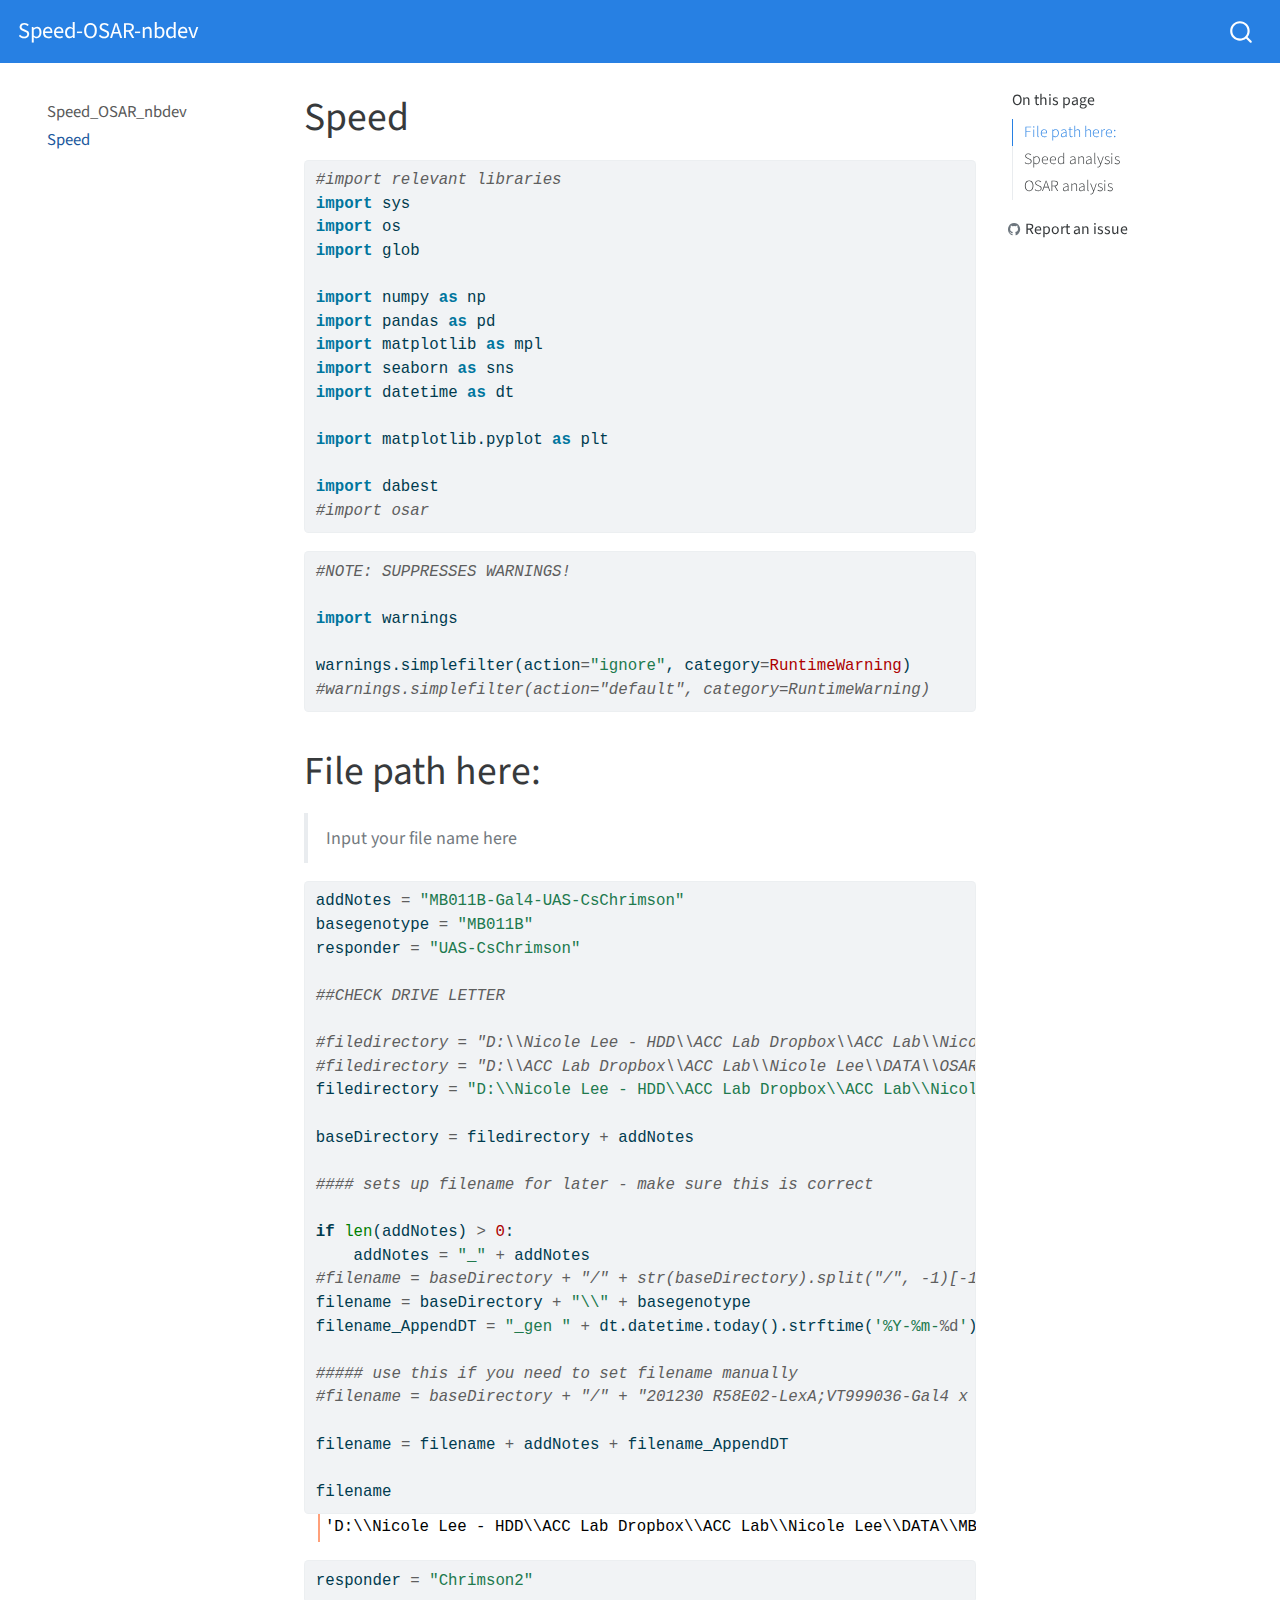
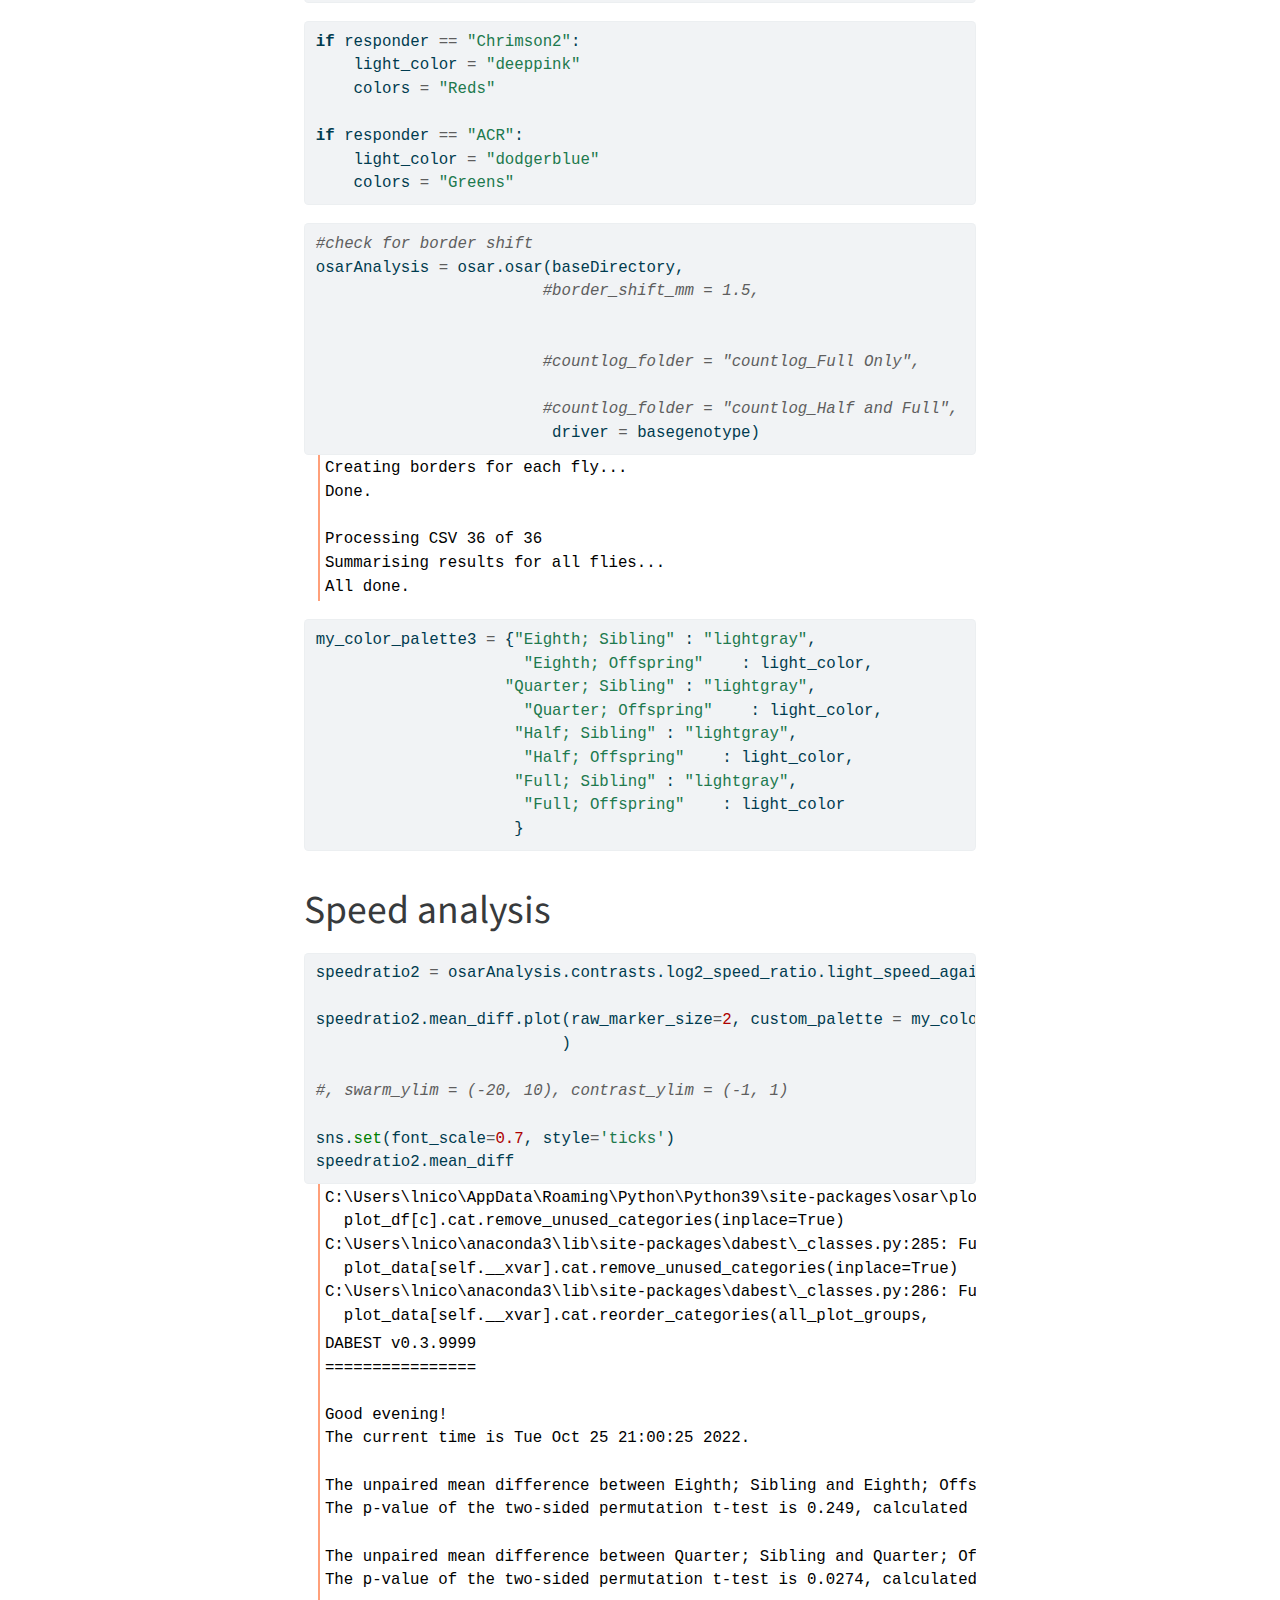
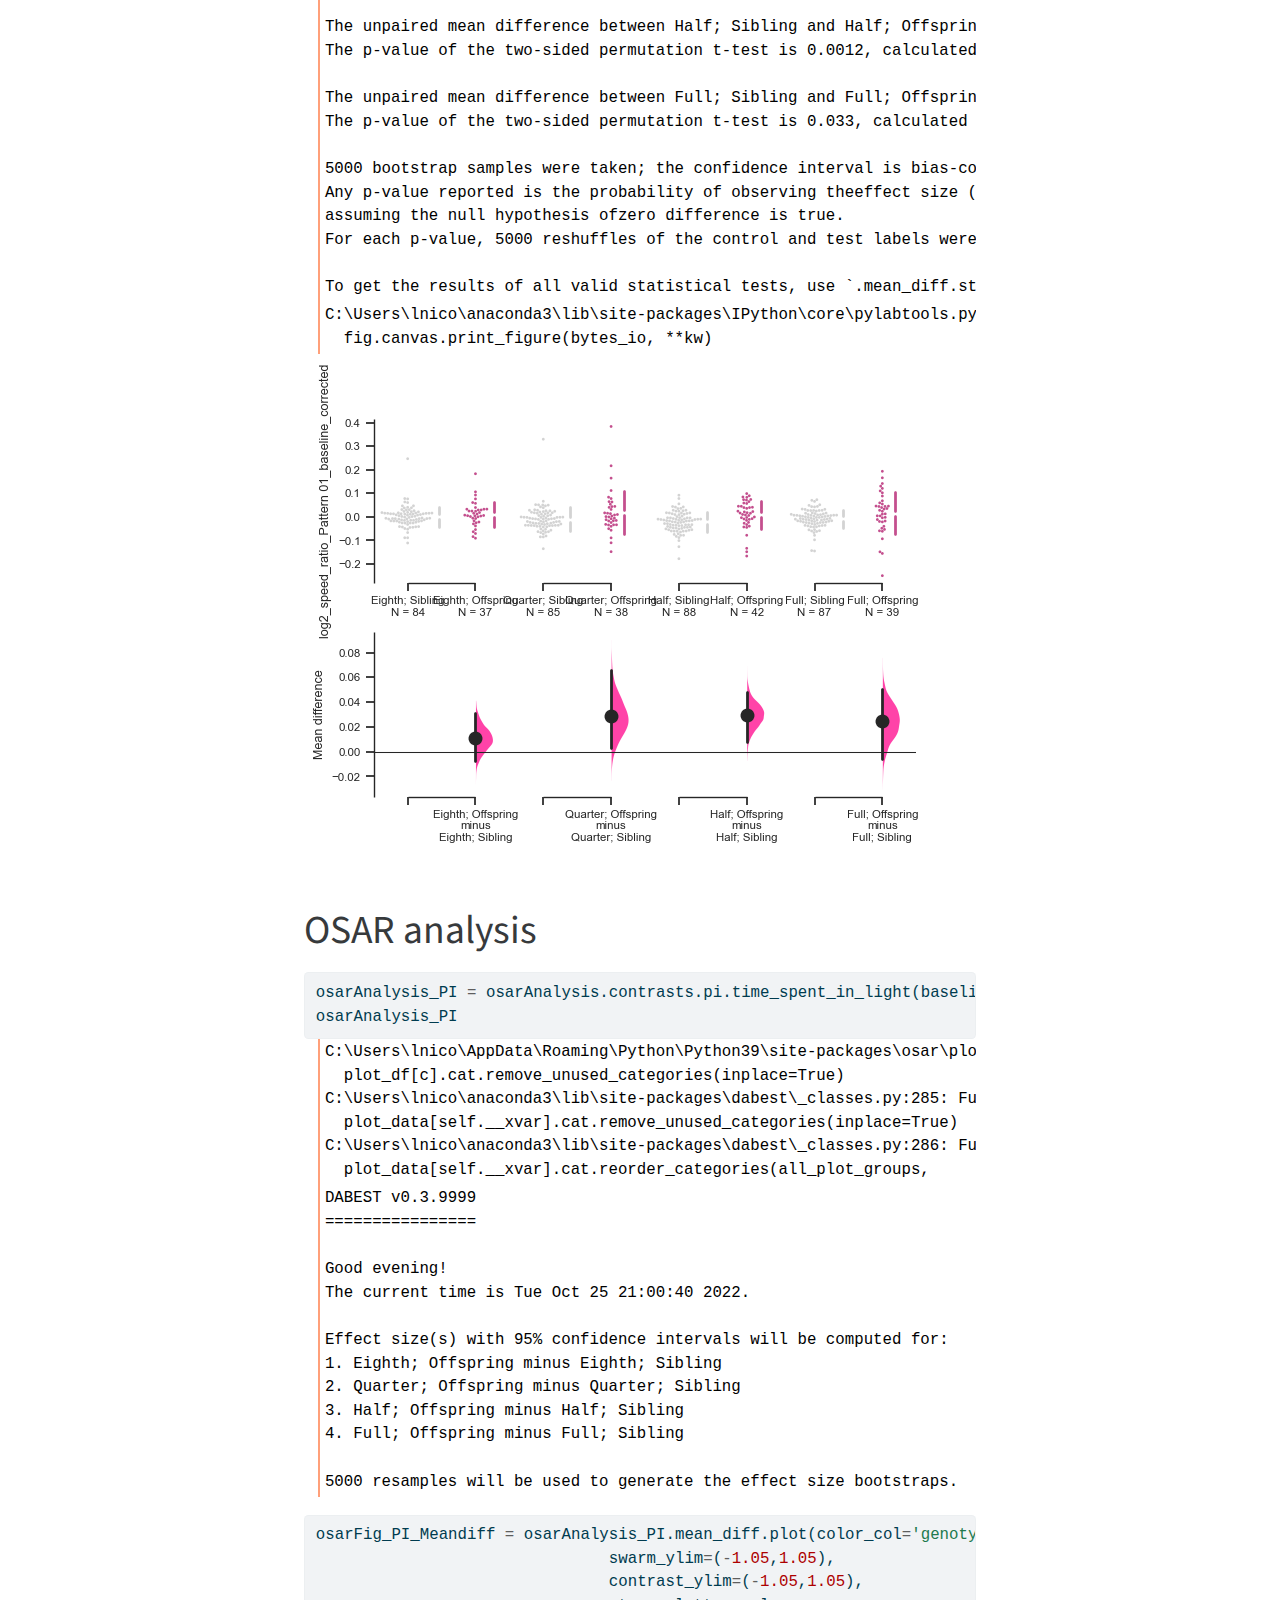
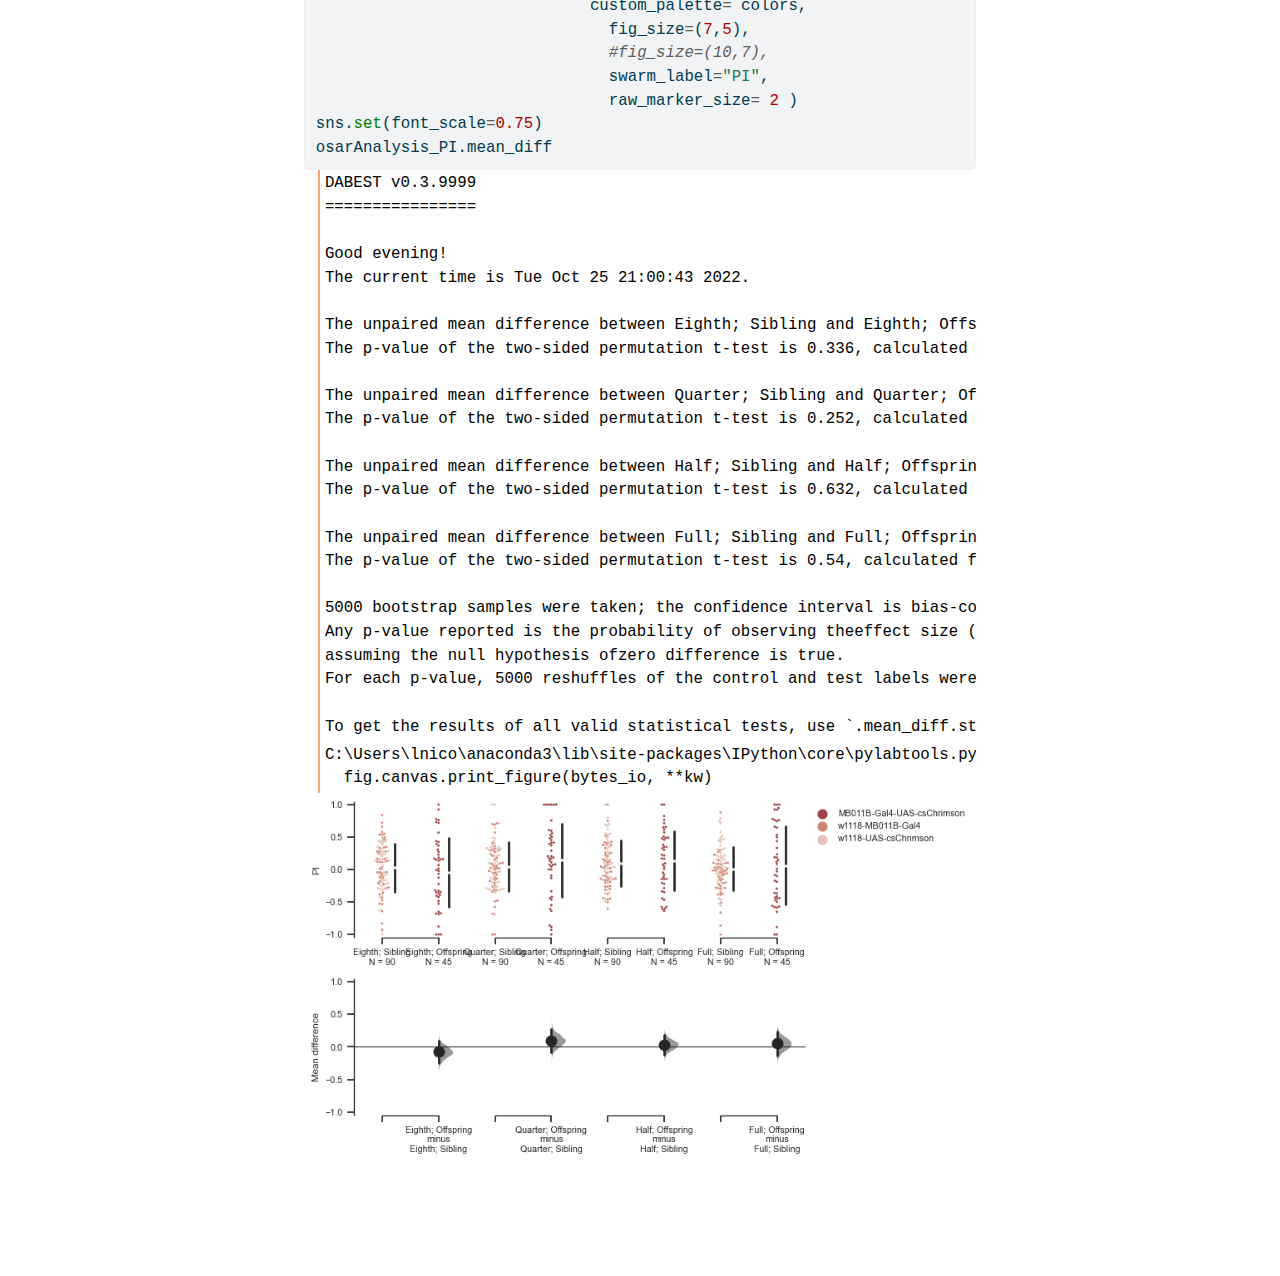
<file: _proc/_docs/speedtest-finalised.html>
<!DOCTYPE html>
<html xmlns="http://www.w3.org/1999/xhtml" lang="en" xml:lang="en"><head>

<meta charset="utf-8">
<meta name="generator" content="quarto-1.2.258">

<meta name="viewport" content="width=device-width, initial-scale=1.0, user-scalable=yes">


<title>Speed-OSAR-nbdev - Speed</title>
<style>
code{white-space: pre-wrap;}
span.smallcaps{font-variant: small-caps;}
div.columns{display: flex; gap: min(4vw, 1.5em);}
div.column{flex: auto; overflow-x: auto;}
div.hanging-indent{margin-left: 1.5em; text-indent: -1.5em;}
ul.task-list{list-style: none;}
ul.task-list li input[type="checkbox"] {
  width: 0.8em;
  margin: 0 0.8em 0.2em -1.6em;
  vertical-align: middle;
}
pre > code.sourceCode { white-space: pre; position: relative; }
pre > code.sourceCode > span { display: inline-block; line-height: 1.25; }
pre > code.sourceCode > span:empty { height: 1.2em; }
.sourceCode { overflow: visible; }
code.sourceCode > span { color: inherit; text-decoration: inherit; }
div.sourceCode { margin: 1em 0; }
pre.sourceCode { margin: 0; }
@media screen {
div.sourceCode { overflow: auto; }
}
@media print {
pre > code.sourceCode { white-space: pre-wrap; }
pre > code.sourceCode > span { text-indent: -5em; padding-left: 5em; }
}
pre.numberSource code
  { counter-reset: source-line 0; }
pre.numberSource code > span
  { position: relative; left: -4em; counter-increment: source-line; }
pre.numberSource code > span > a:first-child::before
  { content: counter(source-line);
    position: relative; left: -1em; text-align: right; vertical-align: baseline;
    border: none; display: inline-block;
    -webkit-touch-callout: none; -webkit-user-select: none;
    -khtml-user-select: none; -moz-user-select: none;
    -ms-user-select: none; user-select: none;
    padding: 0 4px; width: 4em;
    color: #aaaaaa;
  }
pre.numberSource { margin-left: 3em; border-left: 1px solid #aaaaaa;  padding-left: 4px; }
div.sourceCode
  {   }
@media screen {
pre > code.sourceCode > span > a:first-child::before { text-decoration: underline; }
}
code span.al { color: #ff0000; font-weight: bold; } /* Alert */
code span.an { color: #60a0b0; font-weight: bold; font-style: italic; } /* Annotation */
code span.at { color: #7d9029; } /* Attribute */
code span.bn { color: #40a070; } /* BaseN */
code span.bu { color: #008000; } /* BuiltIn */
code span.cf { color: #007020; font-weight: bold; } /* ControlFlow */
code span.ch { color: #4070a0; } /* Char */
code span.cn { color: #880000; } /* Constant */
code span.co { color: #60a0b0; font-style: italic; } /* Comment */
code span.cv { color: #60a0b0; font-weight: bold; font-style: italic; } /* CommentVar */
code span.do { color: #ba2121; font-style: italic; } /* Documentation */
code span.dt { color: #902000; } /* DataType */
code span.dv { color: #40a070; } /* DecVal */
code span.er { color: #ff0000; font-weight: bold; } /* Error */
code span.ex { } /* Extension */
code span.fl { color: #40a070; } /* Float */
code span.fu { color: #06287e; } /* Function */
code span.im { color: #008000; font-weight: bold; } /* Import */
code span.in { color: #60a0b0; font-weight: bold; font-style: italic; } /* Information */
code span.kw { color: #007020; font-weight: bold; } /* Keyword */
code span.op { color: #666666; } /* Operator */
code span.ot { color: #007020; } /* Other */
code span.pp { color: #bc7a00; } /* Preprocessor */
code span.sc { color: #4070a0; } /* SpecialChar */
code span.ss { color: #bb6688; } /* SpecialString */
code span.st { color: #4070a0; } /* String */
code span.va { color: #19177c; } /* Variable */
code span.vs { color: #4070a0; } /* VerbatimString */
code span.wa { color: #60a0b0; font-weight: bold; font-style: italic; } /* Warning */
</style>


<script src="site_libs/quarto-nav/quarto-nav.js"></script>
<script src="site_libs/quarto-nav/headroom.min.js"></script>
<script src="site_libs/clipboard/clipboard.min.js"></script>
<script src="site_libs/quarto-search/autocomplete.umd.js"></script>
<script src="site_libs/quarto-search/fuse.min.js"></script>
<script src="site_libs/quarto-search/quarto-search.js"></script>
<meta name="quarto:offset" content="./">
<script src="site_libs/quarto-html/quarto.js"></script>
<script src="site_libs/quarto-html/popper.min.js"></script>
<script src="site_libs/quarto-html/tippy.umd.min.js"></script>
<script src="site_libs/quarto-html/anchor.min.js"></script>
<link href="site_libs/quarto-html/tippy.css" rel="stylesheet">
<link href="site_libs/quarto-html/quarto-syntax-highlighting.css" rel="stylesheet" id="quarto-text-highlighting-styles">
<script src="site_libs/bootstrap/bootstrap.min.js"></script>
<link href="site_libs/bootstrap/bootstrap-icons.css" rel="stylesheet">
<link href="site_libs/bootstrap/bootstrap.min.css" rel="stylesheet" id="quarto-bootstrap" data-mode="light">
<script id="quarto-search-options" type="application/json">{
  "location": "navbar",
  "copy-button": false,
  "collapse-after": 3,
  "panel-placement": "end",
  "type": "overlay",
  "limit": 20,
  "language": {
    "search-no-results-text": "No results",
    "search-matching-documents-text": "matching documents",
    "search-copy-link-title": "Copy link to search",
    "search-hide-matches-text": "Hide additional matches",
    "search-more-match-text": "more match in this document",
    "search-more-matches-text": "more matches in this document",
    "search-clear-button-title": "Clear",
    "search-detached-cancel-button-title": "Cancel",
    "search-submit-button-title": "Submit"
  }
}</script>


<link rel="stylesheet" href="styles.css">
<meta property="og:title" content="Speed-OSAR-nbdev - Speed">
<meta property="og:site-name" content="Speed-OSAR-nbdev">
<meta name="twitter:title" content="Speed-OSAR-nbdev - Speed">
<meta name="twitter:card" content="summary">
</head>

<body class="nav-sidebar floating nav-fixed">

<div id="quarto-search-results"></div>
  <header id="quarto-header" class="headroom fixed-top">
    <nav class="navbar navbar-expand-lg navbar-dark ">
      <div class="navbar-container container-fluid">
      <div class="navbar-brand-container">
    <a class="navbar-brand" href="./index.html">
    <span class="navbar-title">Speed-OSAR-nbdev</span>
    </a>
  </div>
          <div id="quarto-search" class="" title="Search"></div>
      </div> <!-- /container-fluid -->
    </nav>
  <nav class="quarto-secondary-nav" data-bs-toggle="collapse" data-bs-target="#quarto-sidebar" aria-controls="quarto-sidebar" aria-expanded="false" aria-label="Toggle sidebar navigation" onclick="if (window.quartoToggleHeadroom) { window.quartoToggleHeadroom(); }">
    <div class="container-fluid d-flex justify-content-between">
      <h1 class="quarto-secondary-nav-title">Speed</h1>
      <button type="button" class="quarto-btn-toggle btn" aria-label="Show secondary navigation">
        <i class="bi bi-chevron-right"></i>
      </button>
    </div>
  </nav>
</header>
<!-- content -->
<div id="quarto-content" class="quarto-container page-columns page-rows-contents page-layout-article page-navbar">
<!-- sidebar -->
  <nav id="quarto-sidebar" class="sidebar collapse sidebar-navigation floating overflow-auto">
    <div class="sidebar-menu-container"> 
    <ul class="list-unstyled mt-1">
        <li class="sidebar-item">
  <div class="sidebar-item-container"> 
  <a href="./index.html" class="sidebar-item-text sidebar-link">Speed_OSAR_nbdev</a>
  </div>
</li>
        <li class="sidebar-item">
  <div class="sidebar-item-container"> 
  <a href="./speedtest-finalised.html" class="sidebar-item-text sidebar-link active">Speed</a>
  </div>
</li>
    </ul>
    </div>
</nav>
<!-- margin-sidebar -->
    <div id="quarto-margin-sidebar" class="sidebar margin-sidebar">
        <nav id="TOC" role="doc-toc" class="toc-active">
    <h2 id="toc-title">On this page</h2>
   
  <ul>
  <li><a href="#file-path-here" id="toc-file-path-here" class="nav-link active" data-scroll-target="#file-path-here">File path here:</a></li>
  <li><a href="#speed-analysis" id="toc-speed-analysis" class="nav-link" data-scroll-target="#speed-analysis">Speed analysis</a></li>
  <li><a href="#osar-analysis" id="toc-osar-analysis" class="nav-link" data-scroll-target="#osar-analysis">OSAR analysis</a></li>
  </ul>
<div class="toc-actions"><div><i class="bi bi-github"></i></div><div class="action-links"><p><a href="https://github.com/lnicole08/Speed_OSAR_nbdev/issues/new" class="toc-action">Report an issue</a></p></div></div></nav>
    </div>
<!-- main -->
<main class="content" id="quarto-document-content">

<header id="title-block-header" class="quarto-title-block default">
<div class="quarto-title">
<h1 class="title d-none d-lg-block">Speed</h1>
</div>



<div class="quarto-title-meta">

    
  
    
  </div>
  

</header>

<!-- WARNING: THIS FILE WAS AUTOGENERATED! DO NOT EDIT! -->
<div class="cell">
<div class="sourceCode cell-code" id="cb1"><pre class="sourceCode python code-with-copy"><code class="sourceCode python"><span id="cb1-1"><a href="#cb1-1" aria-hidden="true" tabindex="-1"></a><span class="co">#import relevant libraries</span></span>
<span id="cb1-2"><a href="#cb1-2" aria-hidden="true" tabindex="-1"></a><span class="im">import</span> sys</span>
<span id="cb1-3"><a href="#cb1-3" aria-hidden="true" tabindex="-1"></a><span class="im">import</span> os</span>
<span id="cb1-4"><a href="#cb1-4" aria-hidden="true" tabindex="-1"></a><span class="im">import</span> glob</span>
<span id="cb1-5"><a href="#cb1-5" aria-hidden="true" tabindex="-1"></a></span>
<span id="cb1-6"><a href="#cb1-6" aria-hidden="true" tabindex="-1"></a><span class="im">import</span> numpy <span class="im">as</span> np</span>
<span id="cb1-7"><a href="#cb1-7" aria-hidden="true" tabindex="-1"></a><span class="im">import</span> pandas <span class="im">as</span> pd</span>
<span id="cb1-8"><a href="#cb1-8" aria-hidden="true" tabindex="-1"></a><span class="im">import</span> matplotlib <span class="im">as</span> mpl</span>
<span id="cb1-9"><a href="#cb1-9" aria-hidden="true" tabindex="-1"></a><span class="im">import</span> seaborn <span class="im">as</span> sns</span>
<span id="cb1-10"><a href="#cb1-10" aria-hidden="true" tabindex="-1"></a><span class="im">import</span> datetime <span class="im">as</span> dt</span>
<span id="cb1-11"><a href="#cb1-11" aria-hidden="true" tabindex="-1"></a></span>
<span id="cb1-12"><a href="#cb1-12" aria-hidden="true" tabindex="-1"></a><span class="im">import</span> matplotlib.pyplot <span class="im">as</span> plt</span>
<span id="cb1-13"><a href="#cb1-13" aria-hidden="true" tabindex="-1"></a></span>
<span id="cb1-14"><a href="#cb1-14" aria-hidden="true" tabindex="-1"></a><span class="im">import</span> dabest</span>
<span id="cb1-15"><a href="#cb1-15" aria-hidden="true" tabindex="-1"></a><span class="co">#import osar</span></span></code><button title="Copy to Clipboard" class="code-copy-button"><i class="bi"></i></button></pre></div>
</div>
<div class="cell">
<div class="sourceCode cell-code" id="cb2"><pre class="sourceCode python code-with-copy"><code class="sourceCode python"><span id="cb2-1"><a href="#cb2-1" aria-hidden="true" tabindex="-1"></a><span class="co">#NOTE: SUPPRESSES WARNINGS!</span></span>
<span id="cb2-2"><a href="#cb2-2" aria-hidden="true" tabindex="-1"></a></span>
<span id="cb2-3"><a href="#cb2-3" aria-hidden="true" tabindex="-1"></a><span class="im">import</span> warnings</span>
<span id="cb2-4"><a href="#cb2-4" aria-hidden="true" tabindex="-1"></a></span>
<span id="cb2-5"><a href="#cb2-5" aria-hidden="true" tabindex="-1"></a>warnings.simplefilter(action<span class="op">=</span><span class="st">"ignore"</span>, category<span class="op">=</span><span class="pp">RuntimeWarning</span>)</span>
<span id="cb2-6"><a href="#cb2-6" aria-hidden="true" tabindex="-1"></a><span class="co">#warnings.simplefilter(action="default", category=RuntimeWarning)</span></span></code><button title="Copy to Clipboard" class="code-copy-button"><i class="bi"></i></button></pre></div>
</div>
<section id="file-path-here" class="level1">
<h1>File path here:</h1>
<blockquote class="blockquote">
<p>Input your file name here</p>
</blockquote>
<div class="cell">
<div class="sourceCode cell-code" id="cb3"><pre class="sourceCode python code-with-copy"><code class="sourceCode python"><span id="cb3-1"><a href="#cb3-1" aria-hidden="true" tabindex="-1"></a>addNotes <span class="op">=</span> <span class="st">"MB011B-Gal4-UAS-CsChrimson"</span></span>
<span id="cb3-2"><a href="#cb3-2" aria-hidden="true" tabindex="-1"></a>basegenotype <span class="op">=</span> <span class="st">"MB011B"</span></span>
<span id="cb3-3"><a href="#cb3-3" aria-hidden="true" tabindex="-1"></a>responder <span class="op">=</span> <span class="st">"UAS-CsChrimson"</span></span>
<span id="cb3-4"><a href="#cb3-4" aria-hidden="true" tabindex="-1"></a></span>
<span id="cb3-5"><a href="#cb3-5" aria-hidden="true" tabindex="-1"></a><span class="co">##CHECK DRIVE LETTER</span></span>
<span id="cb3-6"><a href="#cb3-6" aria-hidden="true" tabindex="-1"></a></span>
<span id="cb3-7"><a href="#cb3-7" aria-hidden="true" tabindex="-1"></a><span class="co">#filedirectory = "D:\\Nicole Lee - HDD\\ACC Lab Dropbox\\ACC Lab\\Nicole Lee\\DATA\\OSAR\\"</span></span>
<span id="cb3-8"><a href="#cb3-8" aria-hidden="true" tabindex="-1"></a><span class="co">#filedirectory = "D:\\ACC Lab Dropbox\\ACC Lab\\Nicole Lee\\DATA\\OSAR\\"</span></span>
<span id="cb3-9"><a href="#cb3-9" aria-hidden="true" tabindex="-1"></a>filedirectory <span class="op">=</span> <span class="st">"D:</span><span class="ch">\\</span><span class="st">Nicole Lee - HDD</span><span class="ch">\\</span><span class="st">ACC Lab Dropbox</span><span class="ch">\\</span><span class="st">ACC Lab</span><span class="ch">\\</span><span class="st">Nicole Lee</span><span class="ch">\\</span><span class="st">DATA</span><span class="ch">\\</span><span class="st">MBON_Chrimson_Farhan</span><span class="ch">\\</span><span class="st">Files</span><span class="ch">\\</span><span class="st">MBON-γ5</span><span class="ch">\\</span><span class="st">"</span></span>
<span id="cb3-10"><a href="#cb3-10" aria-hidden="true" tabindex="-1"></a></span>
<span id="cb3-11"><a href="#cb3-11" aria-hidden="true" tabindex="-1"></a>baseDirectory <span class="op">=</span> filedirectory <span class="op">+</span> addNotes</span>
<span id="cb3-12"><a href="#cb3-12" aria-hidden="true" tabindex="-1"></a></span>
<span id="cb3-13"><a href="#cb3-13" aria-hidden="true" tabindex="-1"></a><span class="co">#### sets up filename for later - make sure this is correct</span></span>
<span id="cb3-14"><a href="#cb3-14" aria-hidden="true" tabindex="-1"></a></span>
<span id="cb3-15"><a href="#cb3-15" aria-hidden="true" tabindex="-1"></a><span class="cf">if</span> <span class="bu">len</span>(addNotes) <span class="op">&gt;</span> <span class="dv">0</span>:</span>
<span id="cb3-16"><a href="#cb3-16" aria-hidden="true" tabindex="-1"></a>    addNotes <span class="op">=</span> <span class="st">"_"</span> <span class="op">+</span> addNotes   </span>
<span id="cb3-17"><a href="#cb3-17" aria-hidden="true" tabindex="-1"></a><span class="co">#filename = baseDirectory + "/" + str(baseDirectory).split("/", -1)[-1][7:] </span></span>
<span id="cb3-18"><a href="#cb3-18" aria-hidden="true" tabindex="-1"></a>filename <span class="op">=</span> baseDirectory <span class="op">+</span> <span class="st">"</span><span class="ch">\\</span><span class="st">"</span> <span class="op">+</span> basegenotype</span>
<span id="cb3-19"><a href="#cb3-19" aria-hidden="true" tabindex="-1"></a>filename_AppendDT <span class="op">=</span> <span class="st">"_gen "</span> <span class="op">+</span> dt.datetime.today().strftime(<span class="st">'%Y-%m-</span><span class="sc">%d</span><span class="st">'</span>)</span>
<span id="cb3-20"><a href="#cb3-20" aria-hidden="true" tabindex="-1"></a></span>
<span id="cb3-21"><a href="#cb3-21" aria-hidden="true" tabindex="-1"></a><span class="co">##### use this if you need to set filename manually</span></span>
<span id="cb3-22"><a href="#cb3-22" aria-hidden="true" tabindex="-1"></a><span class="co">#filename = baseDirectory + "/" + "201230 R58E02-LexA;VT999036-Gal4 x Dop2R-RNAi;LexAOP-Chrimson_Female"</span></span>
<span id="cb3-23"><a href="#cb3-23" aria-hidden="true" tabindex="-1"></a></span>
<span id="cb3-24"><a href="#cb3-24" aria-hidden="true" tabindex="-1"></a>filename <span class="op">=</span> filename <span class="op">+</span> addNotes <span class="op">+</span> filename_AppendDT</span>
<span id="cb3-25"><a href="#cb3-25" aria-hidden="true" tabindex="-1"></a></span>
<span id="cb3-26"><a href="#cb3-26" aria-hidden="true" tabindex="-1"></a>filename</span></code><button title="Copy to Clipboard" class="code-copy-button"><i class="bi"></i></button></pre></div>
<div class="cell-output cell-output-display">
<pre><code>'D:\\Nicole Lee - HDD\\ACC Lab Dropbox\\ACC Lab\\Nicole Lee\\DATA\\MBON_Chrimson_Farhan\\Files\\MBON-γ5\\MB011B-Gal4-UAS-CsChrimson\\MB011B_MB011B-Gal4-UAS-CsChrimson_gen 2022-10-25'</code></pre>
</div>
</div>
<div class="cell">
<div class="sourceCode cell-code" id="cb5"><pre class="sourceCode python code-with-copy"><code class="sourceCode python"><span id="cb5-1"><a href="#cb5-1" aria-hidden="true" tabindex="-1"></a>responder <span class="op">=</span> <span class="st">"Chrimson2"</span></span></code><button title="Copy to Clipboard" class="code-copy-button"><i class="bi"></i></button></pre></div>
</div>
<div class="cell">
<div class="sourceCode cell-code" id="cb6"><pre class="sourceCode python code-with-copy"><code class="sourceCode python"><span id="cb6-1"><a href="#cb6-1" aria-hidden="true" tabindex="-1"></a><span class="cf">if</span> responder <span class="op">==</span> <span class="st">"Chrimson2"</span>:</span>
<span id="cb6-2"><a href="#cb6-2" aria-hidden="true" tabindex="-1"></a>    light_color <span class="op">=</span> <span class="st">"deeppink"</span></span>
<span id="cb6-3"><a href="#cb6-3" aria-hidden="true" tabindex="-1"></a>    colors <span class="op">=</span> <span class="st">"Reds"</span></span>
<span id="cb6-4"><a href="#cb6-4" aria-hidden="true" tabindex="-1"></a>    </span>
<span id="cb6-5"><a href="#cb6-5" aria-hidden="true" tabindex="-1"></a><span class="cf">if</span> responder <span class="op">==</span> <span class="st">"ACR"</span>:</span>
<span id="cb6-6"><a href="#cb6-6" aria-hidden="true" tabindex="-1"></a>    light_color <span class="op">=</span> <span class="st">"dodgerblue"</span></span>
<span id="cb6-7"><a href="#cb6-7" aria-hidden="true" tabindex="-1"></a>    colors <span class="op">=</span> <span class="st">"Greens"</span></span></code><button title="Copy to Clipboard" class="code-copy-button"><i class="bi"></i></button></pre></div>
</div>
<div class="cell">
<div class="sourceCode cell-code" id="cb7"><pre class="sourceCode python code-with-copy"><code class="sourceCode python"><span id="cb7-1"><a href="#cb7-1" aria-hidden="true" tabindex="-1"></a><span class="co">#check for border shift</span></span>
<span id="cb7-2"><a href="#cb7-2" aria-hidden="true" tabindex="-1"></a>osarAnalysis <span class="op">=</span> osar.osar(baseDirectory,</span>
<span id="cb7-3"><a href="#cb7-3" aria-hidden="true" tabindex="-1"></a>                        <span class="co">#border_shift_mm = 1.5,</span></span>
<span id="cb7-4"><a href="#cb7-4" aria-hidden="true" tabindex="-1"></a>                        </span>
<span id="cb7-5"><a href="#cb7-5" aria-hidden="true" tabindex="-1"></a>                         </span>
<span id="cb7-6"><a href="#cb7-6" aria-hidden="true" tabindex="-1"></a>                        <span class="co">#countlog_folder = "countlog_Full Only",</span></span>
<span id="cb7-7"><a href="#cb7-7" aria-hidden="true" tabindex="-1"></a>                         </span>
<span id="cb7-8"><a href="#cb7-8" aria-hidden="true" tabindex="-1"></a>                        <span class="co">#countlog_folder = "countlog_Half and Full",</span></span>
<span id="cb7-9"><a href="#cb7-9" aria-hidden="true" tabindex="-1"></a>                         driver <span class="op">=</span> basegenotype)</span></code><button title="Copy to Clipboard" class="code-copy-button"><i class="bi"></i></button></pre></div>
<div class="cell-output cell-output-stdout">
<pre><code>Creating borders for each fly...
Done.

Processing CSV 36 of 36
Summarising results for all flies...
All done.</code></pre>
</div>
</div>
<div class="cell">
<div class="sourceCode cell-code" id="cb9"><pre class="sourceCode python code-with-copy"><code class="sourceCode python"><span id="cb9-1"><a href="#cb9-1" aria-hidden="true" tabindex="-1"></a>my_color_palette3 <span class="op">=</span> {<span class="st">"Eighth; Sibling"</span> : <span class="st">"lightgray"</span>,</span>
<span id="cb9-2"><a href="#cb9-2" aria-hidden="true" tabindex="-1"></a>                      <span class="st">"Eighth; Offspring"</span>    : light_color,</span>
<span id="cb9-3"><a href="#cb9-3" aria-hidden="true" tabindex="-1"></a>                    <span class="st">"Quarter; Sibling"</span> : <span class="st">"lightgray"</span>,</span>
<span id="cb9-4"><a href="#cb9-4" aria-hidden="true" tabindex="-1"></a>                      <span class="st">"Quarter; Offspring"</span>    : light_color, </span>
<span id="cb9-5"><a href="#cb9-5" aria-hidden="true" tabindex="-1"></a>                     <span class="st">"Half; Sibling"</span> : <span class="st">"lightgray"</span>,</span>
<span id="cb9-6"><a href="#cb9-6" aria-hidden="true" tabindex="-1"></a>                      <span class="st">"Half; Offspring"</span>    : light_color,</span>
<span id="cb9-7"><a href="#cb9-7" aria-hidden="true" tabindex="-1"></a>                     <span class="st">"Full; Sibling"</span> : <span class="st">"lightgray"</span>,</span>
<span id="cb9-8"><a href="#cb9-8" aria-hidden="true" tabindex="-1"></a>                      <span class="st">"Full; Offspring"</span>    : light_color</span>
<span id="cb9-9"><a href="#cb9-9" aria-hidden="true" tabindex="-1"></a>                     }</span></code><button title="Copy to Clipboard" class="code-copy-button"><i class="bi"></i></button></pre></div>
</div>
</section>
<section id="speed-analysis" class="level1">
<h1>Speed analysis</h1>
<div class="cell">
<div class="sourceCode cell-code" id="cb10"><pre class="sourceCode python code-with-copy"><code class="sourceCode python"><span id="cb10-1"><a href="#cb10-1" aria-hidden="true" tabindex="-1"></a>speedratio2 <span class="op">=</span> osarAnalysis.contrasts.log2_speed_ratio.light_speed_against_dark_speed(epoch<span class="op">=</span><span class="st">'first'</span>)</span>
<span id="cb10-2"><a href="#cb10-2" aria-hidden="true" tabindex="-1"></a></span>
<span id="cb10-3"><a href="#cb10-3" aria-hidden="true" tabindex="-1"></a>speedratio2.mean_diff.plot(raw_marker_size<span class="op">=</span><span class="dv">2</span>, custom_palette <span class="op">=</span> my_color_palette3, legend_kwargs<span class="op">=</span><span class="va">None</span>, fig_size<span class="op">=</span>(<span class="dv">7</span>,<span class="dv">5</span>)</span>
<span id="cb10-4"><a href="#cb10-4" aria-hidden="true" tabindex="-1"></a>                          )</span>
<span id="cb10-5"><a href="#cb10-5" aria-hidden="true" tabindex="-1"></a></span>
<span id="cb10-6"><a href="#cb10-6" aria-hidden="true" tabindex="-1"></a><span class="co">#, swarm_ylim = (-20, 10), contrast_ylim = (-1, 1)</span></span>
<span id="cb10-7"><a href="#cb10-7" aria-hidden="true" tabindex="-1"></a></span>
<span id="cb10-8"><a href="#cb10-8" aria-hidden="true" tabindex="-1"></a>sns.<span class="bu">set</span>(font_scale<span class="op">=</span><span class="fl">0.7</span>, style<span class="op">=</span><span class="st">'ticks'</span>)</span>
<span id="cb10-9"><a href="#cb10-9" aria-hidden="true" tabindex="-1"></a>speedratio2.mean_diff</span></code><button title="Copy to Clipboard" class="code-copy-button"><i class="bi"></i></button></pre></div>
<div class="cell-output cell-output-stderr">
<pre><code>C:\Users\lnico\AppData\Roaming\Python\Python39\site-packages\osar\plot_helpers\plot_helpers.py:204: FutureWarning: The `inplace` parameter in pandas.Categorical.remove_unused_categories is deprecated and will be removed in a future version.
  plot_df[c].cat.remove_unused_categories(inplace=True)
C:\Users\lnico\anaconda3\lib\site-packages\dabest\_classes.py:285: FutureWarning: The `inplace` parameter in pandas.Categorical.remove_unused_categories is deprecated and will be removed in a future version.
  plot_data[self.__xvar].cat.remove_unused_categories(inplace=True)
C:\Users\lnico\anaconda3\lib\site-packages\dabest\_classes.py:286: FutureWarning: The `inplace` parameter in pandas.Categorical.reorder_categories is deprecated and will be removed in a future version. Reordering categories will always return a new Categorical object.
  plot_data[self.__xvar].cat.reorder_categories(all_plot_groups,</code></pre>
</div>
<div class="cell-output cell-output-display">
<pre><code>DABEST v0.3.9999
================
                
Good evening!
The current time is Tue Oct 25 21:00:25 2022.

The unpaired mean difference between Eighth; Sibling and Eighth; Offspring is 0.0107 [95%CI -0.00771, 0.0312].
The p-value of the two-sided permutation t-test is 0.249, calculated for legacy purposes only. 

The unpaired mean difference between Quarter; Sibling and Quarter; Offspring is 0.0284 [95%CI 0.00275, 0.0662].
The p-value of the two-sided permutation t-test is 0.0274, calculated for legacy purposes only. 

The unpaired mean difference between Half; Sibling and Half; Offspring is 0.0296 [95%CI 0.00781, 0.0485].
The p-value of the two-sided permutation t-test is 0.0012, calculated for legacy purposes only. 

The unpaired mean difference between Full; Sibling and Full; Offspring is 0.0244 [95%CI -0.00625, 0.0508].
The p-value of the two-sided permutation t-test is 0.033, calculated for legacy purposes only. 

5000 bootstrap samples were taken; the confidence interval is bias-corrected and accelerated.
Any p-value reported is the probability of observing theeffect size (or greater),
assuming the null hypothesis ofzero difference is true.
For each p-value, 5000 reshuffles of the control and test labels were performed.

To get the results of all valid statistical tests, use `.mean_diff.statistical_tests`</code></pre>
</div>
<div class="cell-output cell-output-stderr">
<pre><code>C:\Users\lnico\anaconda3\lib\site-packages\IPython\core\pylabtools.py:151: UserWarning: This figure includes Axes that are not compatible with tight_layout, so results might be incorrect.
  fig.canvas.print_figure(bytes_io, **kw)</code></pre>
</div>
<div class="cell-output cell-output-display">
<p><img src="00_Speedtest-Finalised_files/figure-html/cell-9-output-4.png" class="img-fluid"></p>
</div>
</div>
</section>
<section id="osar-analysis" class="level1">
<h1>OSAR analysis</h1>
<div class="cell">
<div class="sourceCode cell-code" id="cb14"><pre class="sourceCode python code-with-copy"><code class="sourceCode python"><span id="cb14-1"><a href="#cb14-1" aria-hidden="true" tabindex="-1"></a>osarAnalysis_PI <span class="op">=</span> osarAnalysis.contrasts.pi.time_spent_in_light(baseline_corrected<span class="op">=</span><span class="st">"False"</span>, epoch<span class="op">=</span><span class="st">'first'</span>)</span>
<span id="cb14-2"><a href="#cb14-2" aria-hidden="true" tabindex="-1"></a>osarAnalysis_PI</span></code><button title="Copy to Clipboard" class="code-copy-button"><i class="bi"></i></button></pre></div>
<div class="cell-output cell-output-stderr">
<pre><code>C:\Users\lnico\AppData\Roaming\Python\Python39\site-packages\osar\plot_helpers\plot_helpers.py:204: FutureWarning: The `inplace` parameter in pandas.Categorical.remove_unused_categories is deprecated and will be removed in a future version.
  plot_df[c].cat.remove_unused_categories(inplace=True)
C:\Users\lnico\anaconda3\lib\site-packages\dabest\_classes.py:285: FutureWarning: The `inplace` parameter in pandas.Categorical.remove_unused_categories is deprecated and will be removed in a future version.
  plot_data[self.__xvar].cat.remove_unused_categories(inplace=True)
C:\Users\lnico\anaconda3\lib\site-packages\dabest\_classes.py:286: FutureWarning: The `inplace` parameter in pandas.Categorical.reorder_categories is deprecated and will be removed in a future version. Reordering categories will always return a new Categorical object.
  plot_data[self.__xvar].cat.reorder_categories(all_plot_groups,</code></pre>
</div>
<div class="cell-output cell-output-display">
<pre><code>DABEST v0.3.9999
================
                
Good evening!
The current time is Tue Oct 25 21:00:40 2022.

Effect size(s) with 95% confidence intervals will be computed for:
1. Eighth; Offspring minus Eighth; Sibling
2. Quarter; Offspring minus Quarter; Sibling
3. Half; Offspring minus Half; Sibling
4. Full; Offspring minus Full; Sibling

5000 resamples will be used to generate the effect size bootstraps.</code></pre>
</div>
</div>
<div class="cell">
<div class="sourceCode cell-code" id="cb17"><pre class="sourceCode python code-with-copy"><code class="sourceCode python"><span id="cb17-1"><a href="#cb17-1" aria-hidden="true" tabindex="-1"></a>osarFig_PI_Meandiff <span class="op">=</span> osarAnalysis_PI.mean_diff.plot(color_col<span class="op">=</span><span class="st">'genotype'</span>, </span>
<span id="cb17-2"><a href="#cb17-2" aria-hidden="true" tabindex="-1"></a>                               swarm_ylim<span class="op">=</span>(<span class="op">-</span><span class="fl">1.05</span>,<span class="fl">1.05</span>),</span>
<span id="cb17-3"><a href="#cb17-3" aria-hidden="true" tabindex="-1"></a>                               contrast_ylim<span class="op">=</span>(<span class="op">-</span><span class="fl">1.05</span>,<span class="fl">1.05</span>),</span>
<span id="cb17-4"><a href="#cb17-4" aria-hidden="true" tabindex="-1"></a>                             custom_palette<span class="op">=</span> colors,</span>
<span id="cb17-5"><a href="#cb17-5" aria-hidden="true" tabindex="-1"></a>                               fig_size<span class="op">=</span>(<span class="dv">7</span>,<span class="dv">5</span>),</span>
<span id="cb17-6"><a href="#cb17-6" aria-hidden="true" tabindex="-1"></a>                               <span class="co">#fig_size=(10,7),</span></span>
<span id="cb17-7"><a href="#cb17-7" aria-hidden="true" tabindex="-1"></a>                               swarm_label<span class="op">=</span><span class="st">"PI"</span>,</span>
<span id="cb17-8"><a href="#cb17-8" aria-hidden="true" tabindex="-1"></a>                               raw_marker_size<span class="op">=</span> <span class="dv">2</span> )</span>
<span id="cb17-9"><a href="#cb17-9" aria-hidden="true" tabindex="-1"></a>sns.<span class="bu">set</span>(font_scale<span class="op">=</span><span class="fl">0.75</span>)</span>
<span id="cb17-10"><a href="#cb17-10" aria-hidden="true" tabindex="-1"></a>osarAnalysis_PI.mean_diff</span></code><button title="Copy to Clipboard" class="code-copy-button"><i class="bi"></i></button></pre></div>
<div class="cell-output cell-output-display">
<pre><code>DABEST v0.3.9999
================
                
Good evening!
The current time is Tue Oct 25 21:00:43 2022.

The unpaired mean difference between Eighth; Sibling and Eighth; Offspring is -0.0762 [95%CI -0.255, 0.0931].
The p-value of the two-sided permutation t-test is 0.336, calculated for legacy purposes only. 

The unpaired mean difference between Quarter; Sibling and Quarter; Offspring is 0.0953 [95%CI -0.0871, 0.271].
The p-value of the two-sided permutation t-test is 0.252, calculated for legacy purposes only. 

The unpaired mean difference between Half; Sibling and Half; Offspring is 0.0343 [95%CI -0.12, 0.183].
The p-value of the two-sided permutation t-test is 0.632, calculated for legacy purposes only. 

The unpaired mean difference between Full; Sibling and Full; Offspring is 0.0504 [95%CI -0.131, 0.236].
The p-value of the two-sided permutation t-test is 0.54, calculated for legacy purposes only. 

5000 bootstrap samples were taken; the confidence interval is bias-corrected and accelerated.
Any p-value reported is the probability of observing theeffect size (or greater),
assuming the null hypothesis ofzero difference is true.
For each p-value, 5000 reshuffles of the control and test labels were performed.

To get the results of all valid statistical tests, use `.mean_diff.statistical_tests`</code></pre>
</div>
<div class="cell-output cell-output-stderr">
<pre><code>C:\Users\lnico\anaconda3\lib\site-packages\IPython\core\pylabtools.py:151: UserWarning: This figure includes Axes that are not compatible with tight_layout, so results might be incorrect.
  fig.canvas.print_figure(bytes_io, **kw)</code></pre>
</div>
<div class="cell-output cell-output-display">
<p><img src="00_Speedtest-Finalised_files/figure-html/cell-11-output-3.png" class="img-fluid"></p>
</div>
</div>


</section>

</main> <!-- /main -->
<script id="quarto-html-after-body" type="application/javascript">
window.document.addEventListener("DOMContentLoaded", function (event) {
  const toggleBodyColorMode = (bsSheetEl) => {
    const mode = bsSheetEl.getAttribute("data-mode");
    const bodyEl = window.document.querySelector("body");
    if (mode === "dark") {
      bodyEl.classList.add("quarto-dark");
      bodyEl.classList.remove("quarto-light");
    } else {
      bodyEl.classList.add("quarto-light");
      bodyEl.classList.remove("quarto-dark");
    }
  }
  const toggleBodyColorPrimary = () => {
    const bsSheetEl = window.document.querySelector("link#quarto-bootstrap");
    if (bsSheetEl) {
      toggleBodyColorMode(bsSheetEl);
    }
  }
  toggleBodyColorPrimary();  
  const icon = "";
  const anchorJS = new window.AnchorJS();
  anchorJS.options = {
    placement: 'right',
    icon: icon
  };
  anchorJS.add('.anchored');
  const clipboard = new window.ClipboardJS('.code-copy-button', {
    target: function(trigger) {
      return trigger.previousElementSibling;
    }
  });
  clipboard.on('success', function(e) {
    // button target
    const button = e.trigger;
    // don't keep focus
    button.blur();
    // flash "checked"
    button.classList.add('code-copy-button-checked');
    var currentTitle = button.getAttribute("title");
    button.setAttribute("title", "Copied!");
    let tooltip;
    if (window.bootstrap) {
      button.setAttribute("data-bs-toggle", "tooltip");
      button.setAttribute("data-bs-placement", "left");
      button.setAttribute("data-bs-title", "Copied!");
      tooltip = new bootstrap.Tooltip(button, 
        { trigger: "manual", 
          customClass: "code-copy-button-tooltip",
          offset: [0, -8]});
      tooltip.show();    
    }
    setTimeout(function() {
      if (tooltip) {
        tooltip.hide();
        button.removeAttribute("data-bs-title");
        button.removeAttribute("data-bs-toggle");
        button.removeAttribute("data-bs-placement");
      }
      button.setAttribute("title", currentTitle);
      button.classList.remove('code-copy-button-checked');
    }, 1000);
    // clear code selection
    e.clearSelection();
  });
  function tippyHover(el, contentFn) {
    const config = {
      allowHTML: true,
      content: contentFn,
      maxWidth: 500,
      delay: 100,
      arrow: false,
      appendTo: function(el) {
          return el.parentElement;
      },
      interactive: true,
      interactiveBorder: 10,
      theme: 'quarto',
      placement: 'bottom-start'
    };
    window.tippy(el, config); 
  }
  const noterefs = window.document.querySelectorAll('a[role="doc-noteref"]');
  for (var i=0; i<noterefs.length; i++) {
    const ref = noterefs[i];
    tippyHover(ref, function() {
      // use id or data attribute instead here
      let href = ref.getAttribute('data-footnote-href') || ref.getAttribute('href');
      try { href = new URL(href).hash; } catch {}
      const id = href.replace(/^#\/?/, "");
      const note = window.document.getElementById(id);
      return note.innerHTML;
    });
  }
  const findCites = (el) => {
    const parentEl = el.parentElement;
    if (parentEl) {
      const cites = parentEl.dataset.cites;
      if (cites) {
        return {
          el,
          cites: cites.split(' ')
        };
      } else {
        return findCites(el.parentElement)
      }
    } else {
      return undefined;
    }
  };
  var bibliorefs = window.document.querySelectorAll('a[role="doc-biblioref"]');
  for (var i=0; i<bibliorefs.length; i++) {
    const ref = bibliorefs[i];
    const citeInfo = findCites(ref);
    if (citeInfo) {
      tippyHover(citeInfo.el, function() {
        var popup = window.document.createElement('div');
        citeInfo.cites.forEach(function(cite) {
          var citeDiv = window.document.createElement('div');
          citeDiv.classList.add('hanging-indent');
          citeDiv.classList.add('csl-entry');
          var biblioDiv = window.document.getElementById('ref-' + cite);
          if (biblioDiv) {
            citeDiv.innerHTML = biblioDiv.innerHTML;
          }
          popup.appendChild(citeDiv);
        });
        return popup.innerHTML;
      });
    }
  }
});
</script>
</div> <!-- /content -->



</body></html>
</file>
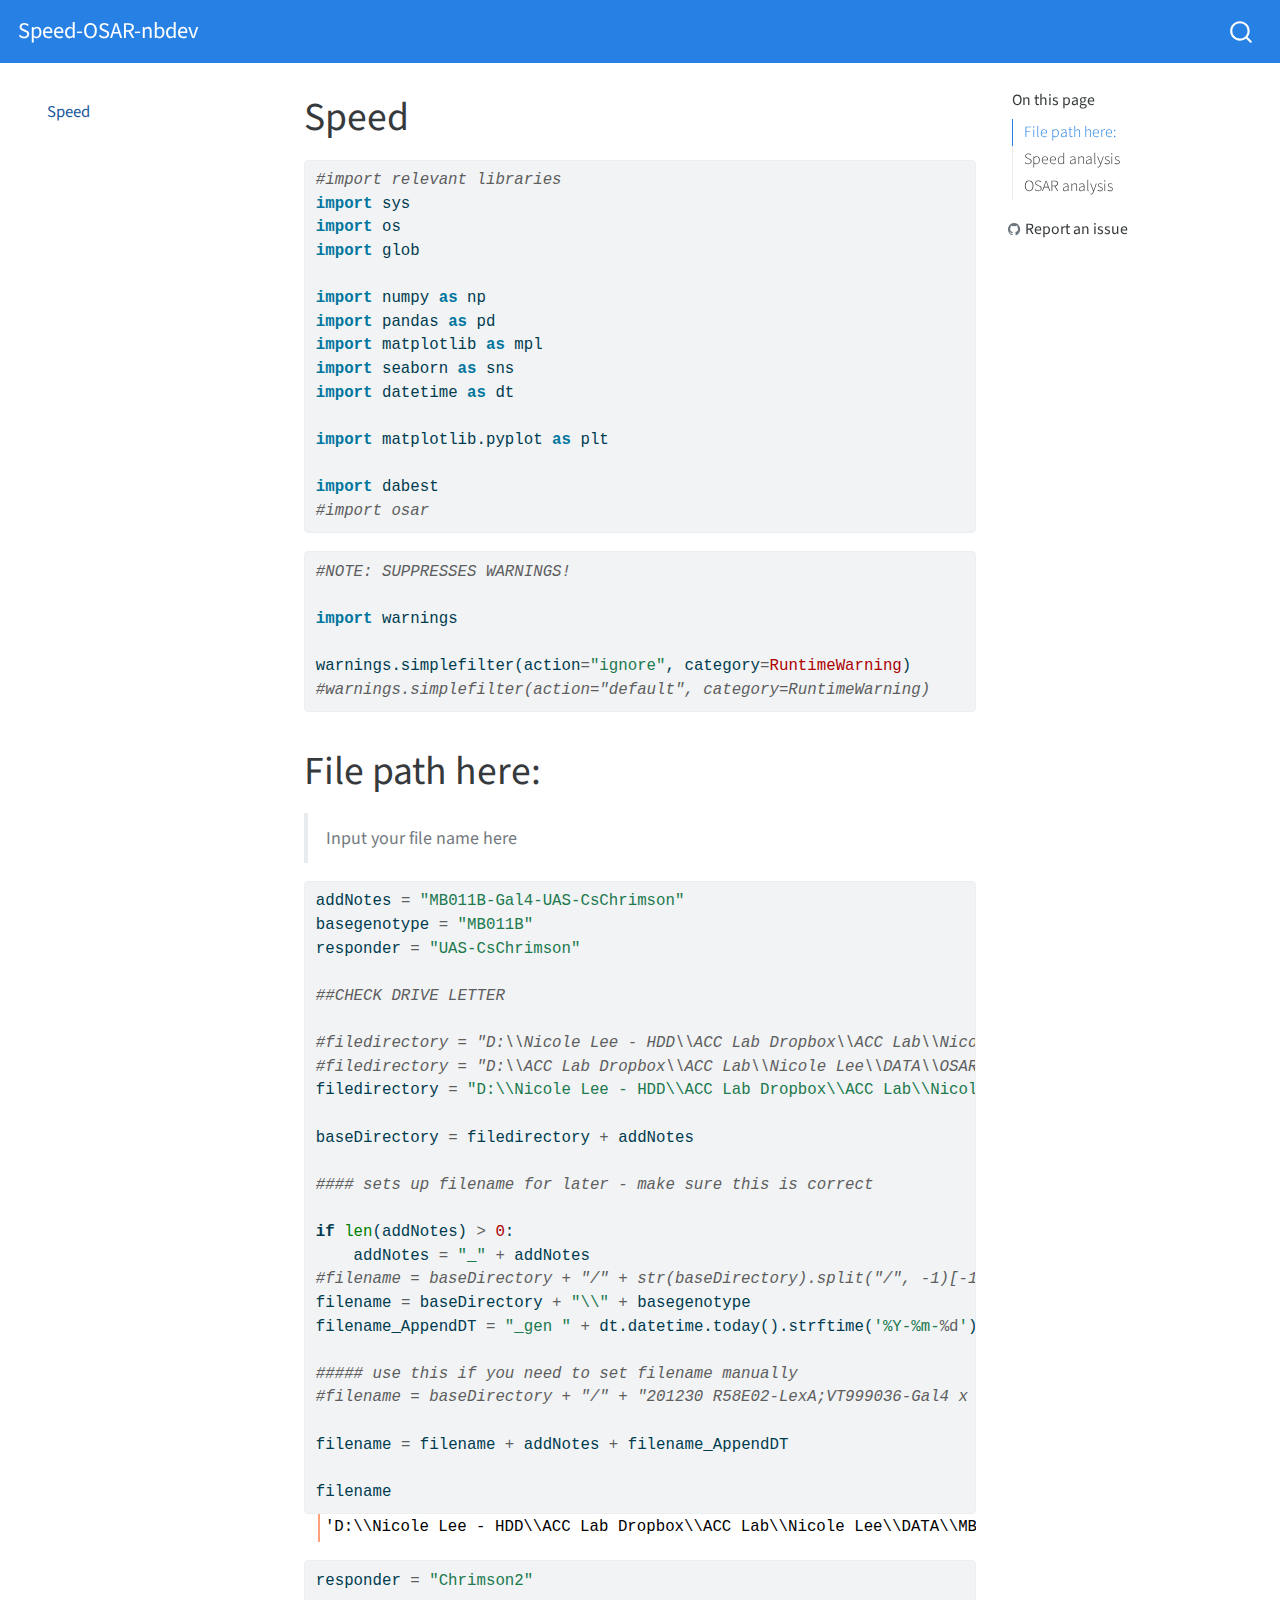
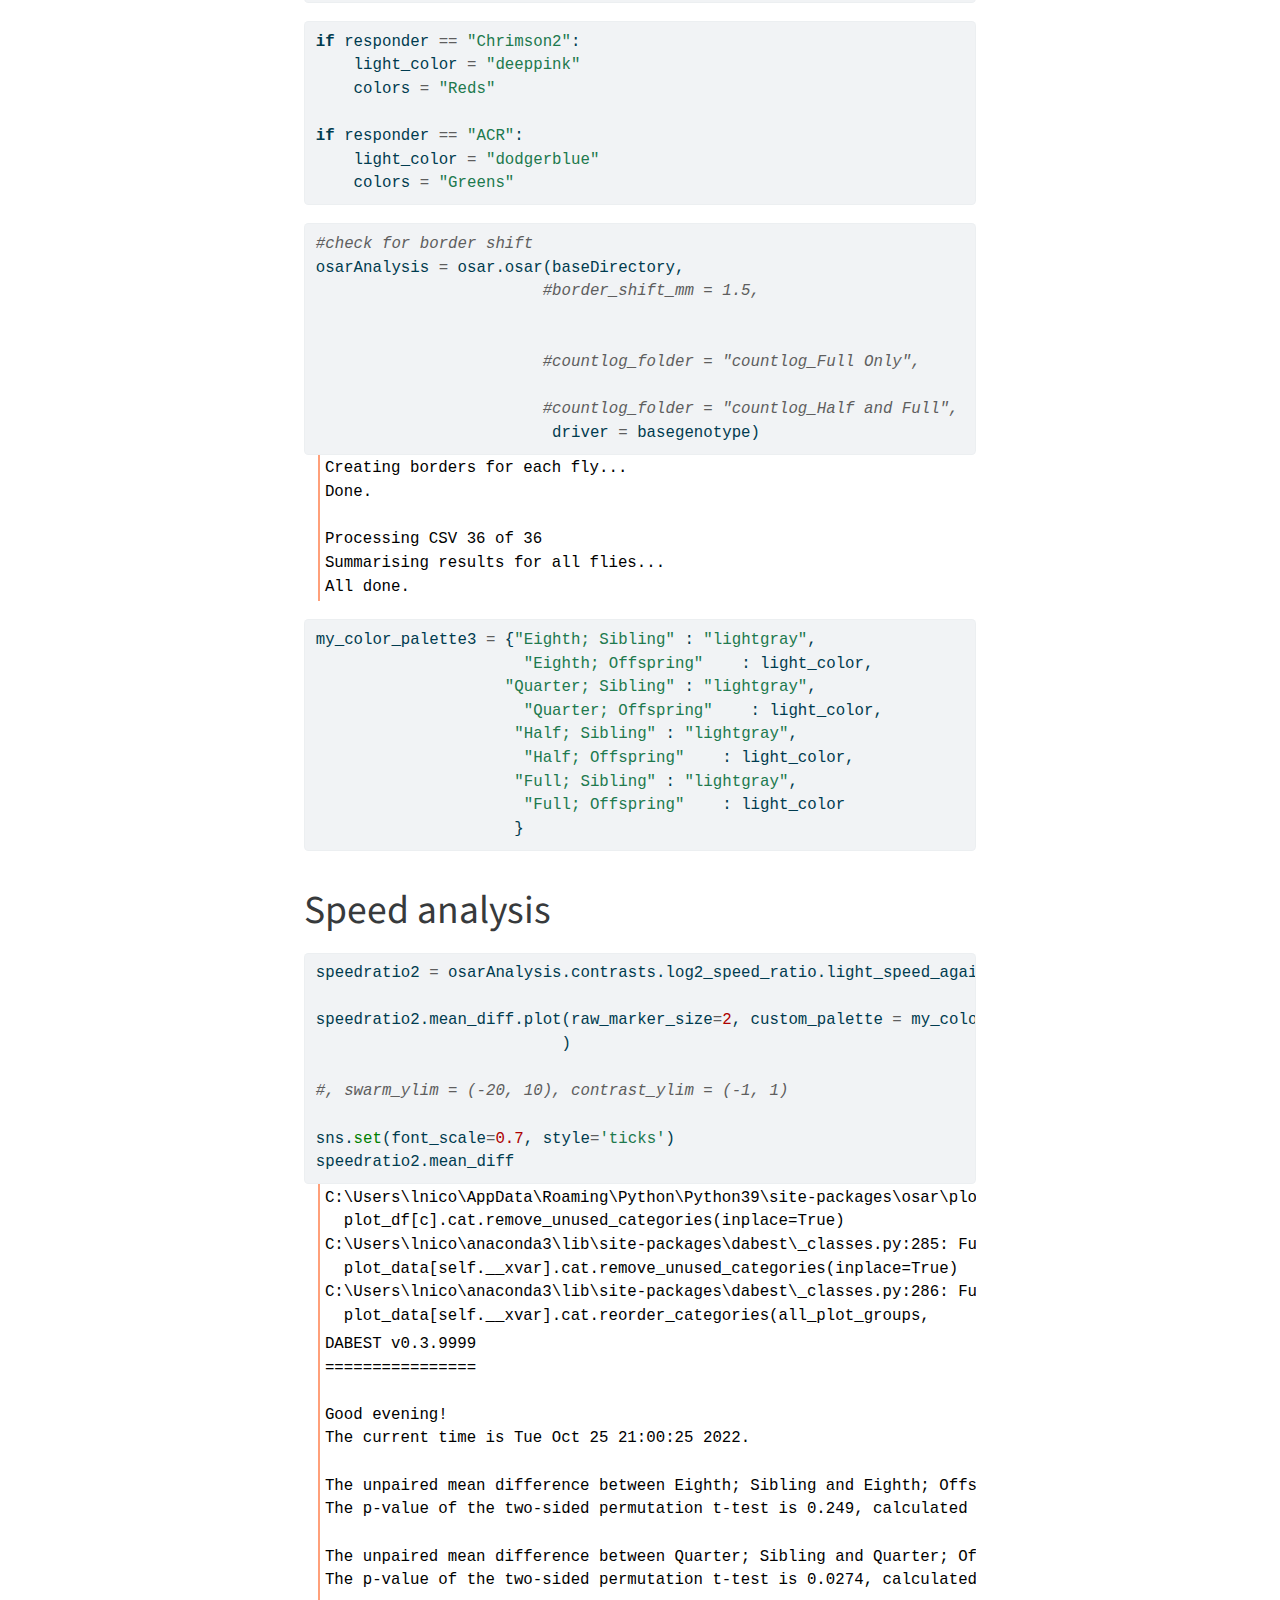
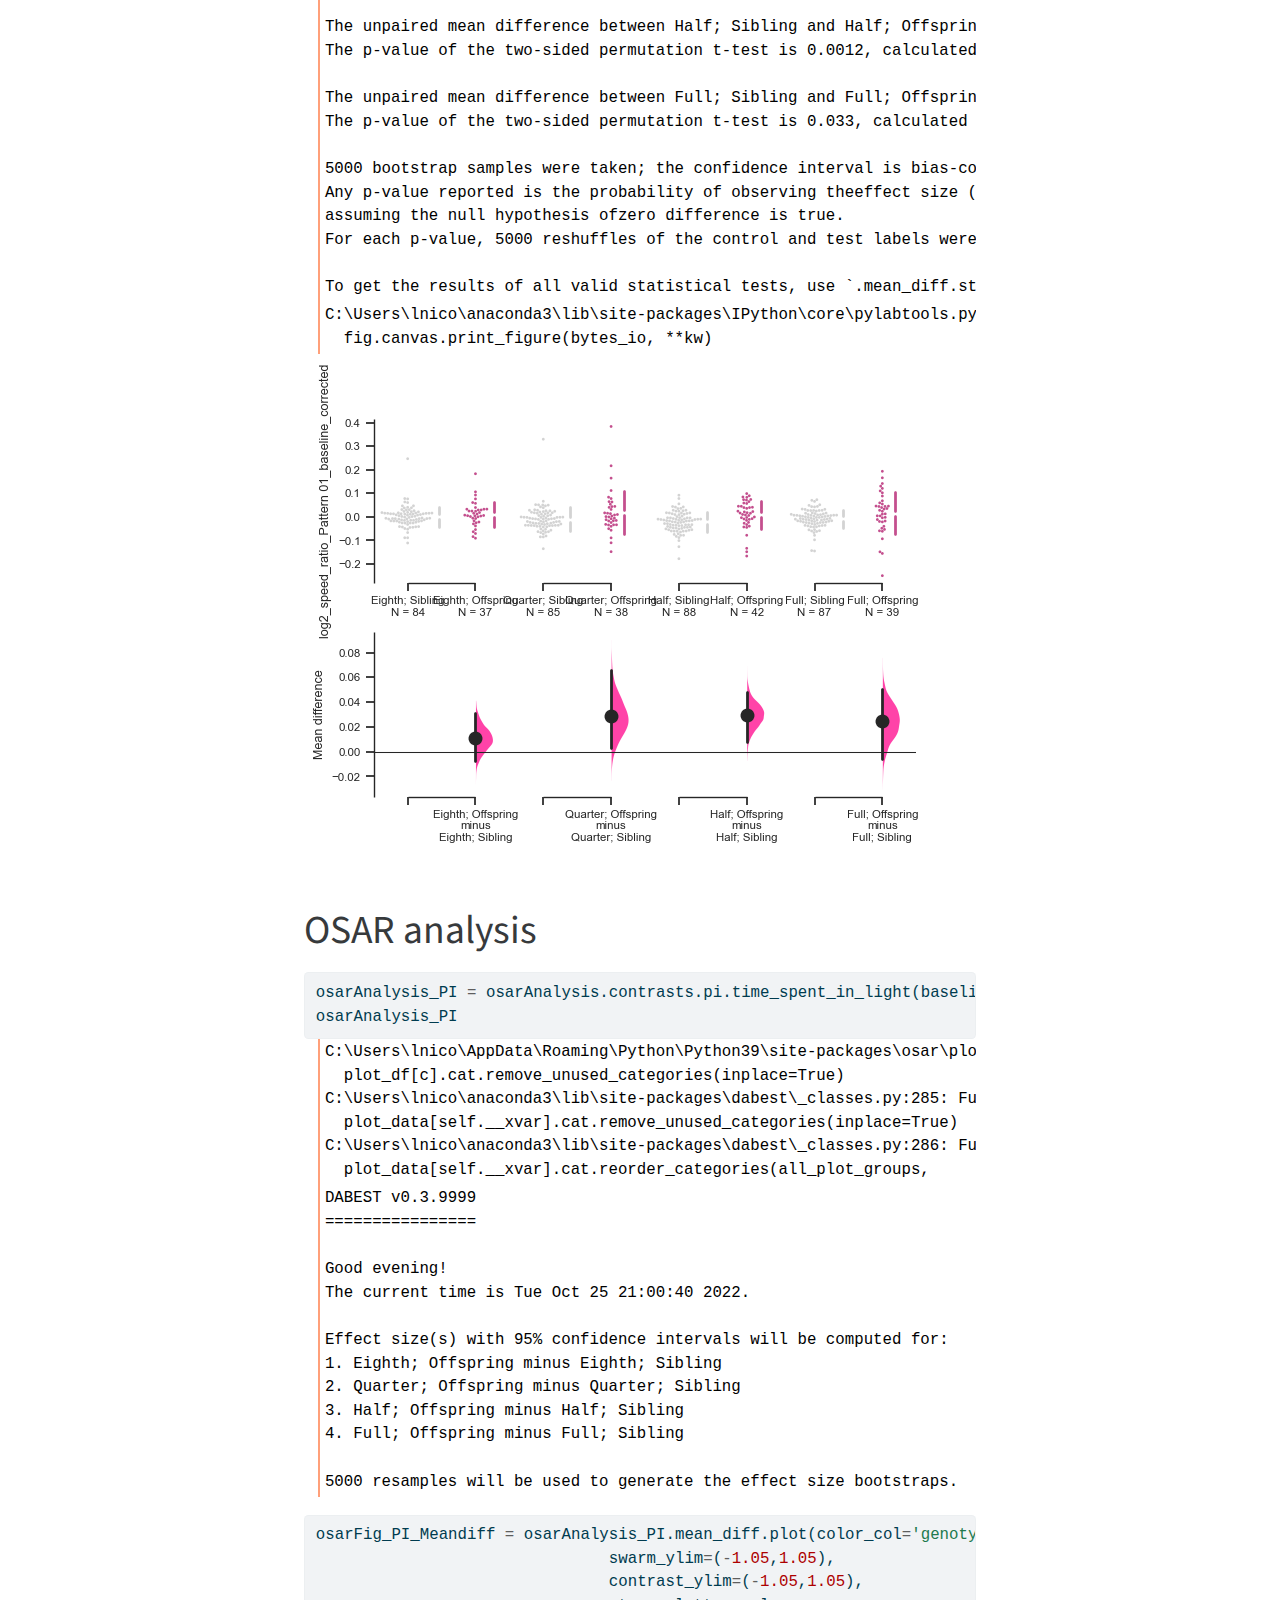
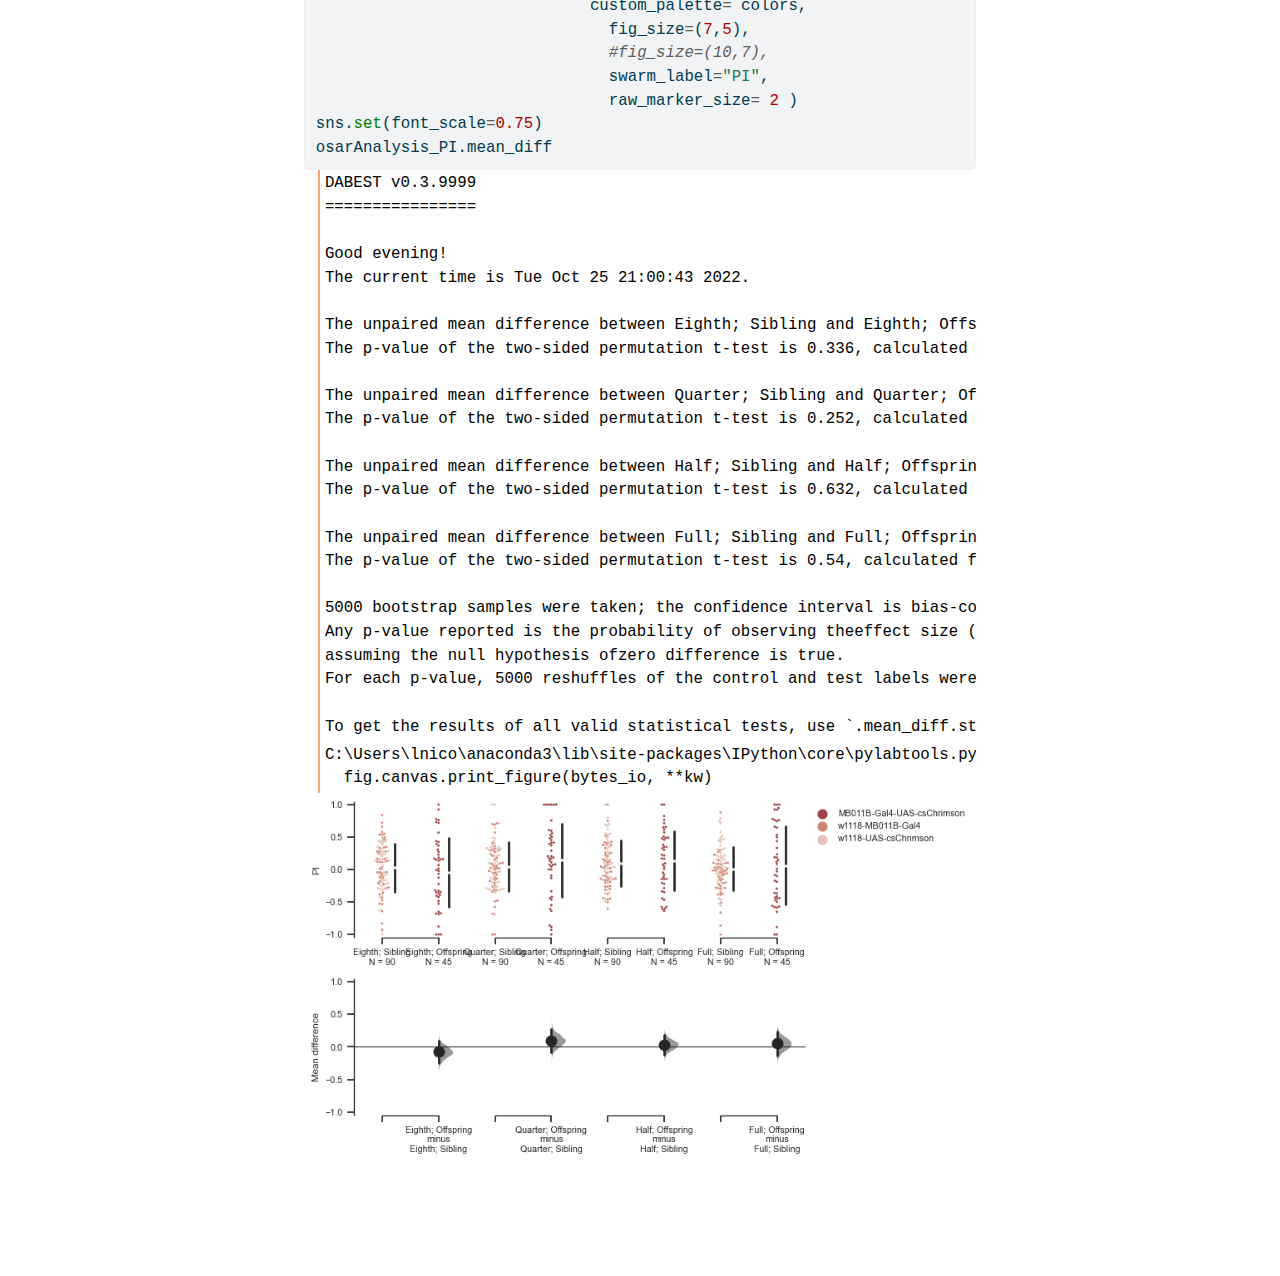
<file: _proc/_docs/speedtest.html>
<!DOCTYPE html>
<html xmlns="http://www.w3.org/1999/xhtml" lang="en" xml:lang="en"><head>

<meta charset="utf-8">
<meta name="generator" content="quarto-1.2.258">

<meta name="viewport" content="width=device-width, initial-scale=1.0, user-scalable=yes">


<title>Speed-OSAR-nbdev - Speed</title>
<style>
code{white-space: pre-wrap;}
span.smallcaps{font-variant: small-caps;}
div.columns{display: flex; gap: min(4vw, 1.5em);}
div.column{flex: auto; overflow-x: auto;}
div.hanging-indent{margin-left: 1.5em; text-indent: -1.5em;}
ul.task-list{list-style: none;}
ul.task-list li input[type="checkbox"] {
  width: 0.8em;
  margin: 0 0.8em 0.2em -1.6em;
  vertical-align: middle;
}
pre > code.sourceCode { white-space: pre; position: relative; }
pre > code.sourceCode > span { display: inline-block; line-height: 1.25; }
pre > code.sourceCode > span:empty { height: 1.2em; }
.sourceCode { overflow: visible; }
code.sourceCode > span { color: inherit; text-decoration: inherit; }
div.sourceCode { margin: 1em 0; }
pre.sourceCode { margin: 0; }
@media screen {
div.sourceCode { overflow: auto; }
}
@media print {
pre > code.sourceCode { white-space: pre-wrap; }
pre > code.sourceCode > span { text-indent: -5em; padding-left: 5em; }
}
pre.numberSource code
  { counter-reset: source-line 0; }
pre.numberSource code > span
  { position: relative; left: -4em; counter-increment: source-line; }
pre.numberSource code > span > a:first-child::before
  { content: counter(source-line);
    position: relative; left: -1em; text-align: right; vertical-align: baseline;
    border: none; display: inline-block;
    -webkit-touch-callout: none; -webkit-user-select: none;
    -khtml-user-select: none; -moz-user-select: none;
    -ms-user-select: none; user-select: none;
    padding: 0 4px; width: 4em;
    color: #aaaaaa;
  }
pre.numberSource { margin-left: 3em; border-left: 1px solid #aaaaaa;  padding-left: 4px; }
div.sourceCode
  {   }
@media screen {
pre > code.sourceCode > span > a:first-child::before { text-decoration: underline; }
}
code span.al { color: #ff0000; font-weight: bold; } /* Alert */
code span.an { color: #60a0b0; font-weight: bold; font-style: italic; } /* Annotation */
code span.at { color: #7d9029; } /* Attribute */
code span.bn { color: #40a070; } /* BaseN */
code span.bu { color: #008000; } /* BuiltIn */
code span.cf { color: #007020; font-weight: bold; } /* ControlFlow */
code span.ch { color: #4070a0; } /* Char */
code span.cn { color: #880000; } /* Constant */
code span.co { color: #60a0b0; font-style: italic; } /* Comment */
code span.cv { color: #60a0b0; font-weight: bold; font-style: italic; } /* CommentVar */
code span.do { color: #ba2121; font-style: italic; } /* Documentation */
code span.dt { color: #902000; } /* DataType */
code span.dv { color: #40a070; } /* DecVal */
code span.er { color: #ff0000; font-weight: bold; } /* Error */
code span.ex { } /* Extension */
code span.fl { color: #40a070; } /* Float */
code span.fu { color: #06287e; } /* Function */
code span.im { color: #008000; font-weight: bold; } /* Import */
code span.in { color: #60a0b0; font-weight: bold; font-style: italic; } /* Information */
code span.kw { color: #007020; font-weight: bold; } /* Keyword */
code span.op { color: #666666; } /* Operator */
code span.ot { color: #007020; } /* Other */
code span.pp { color: #bc7a00; } /* Preprocessor */
code span.sc { color: #4070a0; } /* SpecialChar */
code span.ss { color: #bb6688; } /* SpecialString */
code span.st { color: #4070a0; } /* String */
code span.va { color: #19177c; } /* Variable */
code span.vs { color: #4070a0; } /* VerbatimString */
code span.wa { color: #60a0b0; font-weight: bold; font-style: italic; } /* Warning */
</style>


<script src="site_libs/quarto-nav/quarto-nav.js"></script>
<script src="site_libs/quarto-nav/headroom.min.js"></script>
<script src="site_libs/clipboard/clipboard.min.js"></script>
<script src="site_libs/quarto-search/autocomplete.umd.js"></script>
<script src="site_libs/quarto-search/fuse.min.js"></script>
<script src="site_libs/quarto-search/quarto-search.js"></script>
<meta name="quarto:offset" content="./">
<script src="site_libs/quarto-html/quarto.js"></script>
<script src="site_libs/quarto-html/popper.min.js"></script>
<script src="site_libs/quarto-html/tippy.umd.min.js"></script>
<script src="site_libs/quarto-html/anchor.min.js"></script>
<link href="site_libs/quarto-html/tippy.css" rel="stylesheet">
<link href="site_libs/quarto-html/quarto-syntax-highlighting.css" rel="stylesheet" id="quarto-text-highlighting-styles">
<script src="site_libs/bootstrap/bootstrap.min.js"></script>
<link href="site_libs/bootstrap/bootstrap-icons.css" rel="stylesheet">
<link href="site_libs/bootstrap/bootstrap.min.css" rel="stylesheet" id="quarto-bootstrap" data-mode="light">
<script id="quarto-search-options" type="application/json">{
  "location": "navbar",
  "copy-button": false,
  "collapse-after": 3,
  "panel-placement": "end",
  "type": "overlay",
  "limit": 20,
  "language": {
    "search-no-results-text": "No results",
    "search-matching-documents-text": "matching documents",
    "search-copy-link-title": "Copy link to search",
    "search-hide-matches-text": "Hide additional matches",
    "search-more-match-text": "more match in this document",
    "search-more-matches-text": "more matches in this document",
    "search-clear-button-title": "Clear",
    "search-detached-cancel-button-title": "Cancel",
    "search-submit-button-title": "Submit"
  }
}</script>


<link rel="stylesheet" href="styles.css">
<meta property="og:title" content="Speed-OSAR-nbdev - Speed">
<meta property="og:site-name" content="Speed-OSAR-nbdev">
<meta name="twitter:title" content="Speed-OSAR-nbdev - Speed">
<meta name="twitter:card" content="summary">
</head>

<body class="nav-sidebar floating nav-fixed">

<div id="quarto-search-results"></div>
  <header id="quarto-header" class="headroom fixed-top">
    <nav class="navbar navbar-expand-lg navbar-dark ">
      <div class="navbar-container container-fluid">
      <div class="navbar-brand-container">
    <a class="navbar-brand" href="./index.html">
    <span class="navbar-title">Speed-OSAR-nbdev</span>
    </a>
  </div>
          <div id="quarto-search" class="" title="Search"></div>
      </div> <!-- /container-fluid -->
    </nav>
  <nav class="quarto-secondary-nav" data-bs-toggle="collapse" data-bs-target="#quarto-sidebar" aria-controls="quarto-sidebar" aria-expanded="false" aria-label="Toggle sidebar navigation" onclick="if (window.quartoToggleHeadroom) { window.quartoToggleHeadroom(); }">
    <div class="container-fluid d-flex justify-content-between">
      <h1 class="quarto-secondary-nav-title">Speed</h1>
      <button type="button" class="quarto-btn-toggle btn" aria-label="Show secondary navigation">
        <i class="bi bi-chevron-right"></i>
      </button>
    </div>
  </nav>
</header>
<!-- content -->
<div id="quarto-content" class="quarto-container page-columns page-rows-contents page-layout-article page-navbar">
<!-- sidebar -->
  <nav id="quarto-sidebar" class="sidebar collapse sidebar-navigation floating overflow-auto">
    <div class="sidebar-menu-container"> 
    <ul class="list-unstyled mt-1">
        <li class="sidebar-item">
  <div class="sidebar-item-container"> 
  <a href="./speedtest.html" class="sidebar-item-text sidebar-link active">Speed</a>
  </div>
</li>
    </ul>
    </div>
</nav>
<!-- margin-sidebar -->
    <div id="quarto-margin-sidebar" class="sidebar margin-sidebar">
        <nav id="TOC" role="doc-toc" class="toc-active">
    <h2 id="toc-title">On this page</h2>
   
  <ul>
  <li><a href="#file-path-here" id="toc-file-path-here" class="nav-link active" data-scroll-target="#file-path-here">File path here:</a></li>
  <li><a href="#speed-analysis" id="toc-speed-analysis" class="nav-link" data-scroll-target="#speed-analysis">Speed analysis</a></li>
  <li><a href="#osar-analysis" id="toc-osar-analysis" class="nav-link" data-scroll-target="#osar-analysis">OSAR analysis</a></li>
  </ul>
<div class="toc-actions"><div><i class="bi bi-github"></i></div><div class="action-links"><p><a href="https://github.com/lnicole08/Speed_OSAR_nbdev/issues/new" class="toc-action">Report an issue</a></p></div></div></nav>
    </div>
<!-- main -->
<main class="content" id="quarto-document-content">

<header id="title-block-header" class="quarto-title-block default">
<div class="quarto-title">
<h1 class="title d-none d-lg-block">Speed</h1>
</div>



<div class="quarto-title-meta">

    
  
    
  </div>
  

</header>

<!-- WARNING: THIS FILE WAS AUTOGENERATED! DO NOT EDIT! -->
<div class="cell">
<div class="sourceCode cell-code" id="cb1"><pre class="sourceCode python code-with-copy"><code class="sourceCode python"><span id="cb1-1"><a href="#cb1-1" aria-hidden="true" tabindex="-1"></a><span class="co">#import relevant libraries</span></span>
<span id="cb1-2"><a href="#cb1-2" aria-hidden="true" tabindex="-1"></a><span class="im">import</span> sys</span>
<span id="cb1-3"><a href="#cb1-3" aria-hidden="true" tabindex="-1"></a><span class="im">import</span> os</span>
<span id="cb1-4"><a href="#cb1-4" aria-hidden="true" tabindex="-1"></a><span class="im">import</span> glob</span>
<span id="cb1-5"><a href="#cb1-5" aria-hidden="true" tabindex="-1"></a></span>
<span id="cb1-6"><a href="#cb1-6" aria-hidden="true" tabindex="-1"></a><span class="im">import</span> numpy <span class="im">as</span> np</span>
<span id="cb1-7"><a href="#cb1-7" aria-hidden="true" tabindex="-1"></a><span class="im">import</span> pandas <span class="im">as</span> pd</span>
<span id="cb1-8"><a href="#cb1-8" aria-hidden="true" tabindex="-1"></a><span class="im">import</span> matplotlib <span class="im">as</span> mpl</span>
<span id="cb1-9"><a href="#cb1-9" aria-hidden="true" tabindex="-1"></a><span class="im">import</span> seaborn <span class="im">as</span> sns</span>
<span id="cb1-10"><a href="#cb1-10" aria-hidden="true" tabindex="-1"></a><span class="im">import</span> datetime <span class="im">as</span> dt</span>
<span id="cb1-11"><a href="#cb1-11" aria-hidden="true" tabindex="-1"></a></span>
<span id="cb1-12"><a href="#cb1-12" aria-hidden="true" tabindex="-1"></a><span class="im">import</span> matplotlib.pyplot <span class="im">as</span> plt</span>
<span id="cb1-13"><a href="#cb1-13" aria-hidden="true" tabindex="-1"></a></span>
<span id="cb1-14"><a href="#cb1-14" aria-hidden="true" tabindex="-1"></a><span class="im">import</span> dabest</span>
<span id="cb1-15"><a href="#cb1-15" aria-hidden="true" tabindex="-1"></a><span class="co">#import osar</span></span></code><button title="Copy to Clipboard" class="code-copy-button"><i class="bi"></i></button></pre></div>
</div>
<div class="cell">
<div class="sourceCode cell-code" id="cb2"><pre class="sourceCode python code-with-copy"><code class="sourceCode python"><span id="cb2-1"><a href="#cb2-1" aria-hidden="true" tabindex="-1"></a><span class="co">#NOTE: SUPPRESSES WARNINGS!</span></span>
<span id="cb2-2"><a href="#cb2-2" aria-hidden="true" tabindex="-1"></a></span>
<span id="cb2-3"><a href="#cb2-3" aria-hidden="true" tabindex="-1"></a><span class="im">import</span> warnings</span>
<span id="cb2-4"><a href="#cb2-4" aria-hidden="true" tabindex="-1"></a></span>
<span id="cb2-5"><a href="#cb2-5" aria-hidden="true" tabindex="-1"></a>warnings.simplefilter(action<span class="op">=</span><span class="st">"ignore"</span>, category<span class="op">=</span><span class="pp">RuntimeWarning</span>)</span>
<span id="cb2-6"><a href="#cb2-6" aria-hidden="true" tabindex="-1"></a><span class="co">#warnings.simplefilter(action="default", category=RuntimeWarning)</span></span></code><button title="Copy to Clipboard" class="code-copy-button"><i class="bi"></i></button></pre></div>
</div>
<section id="file-path-here" class="level1">
<h1>File path here:</h1>
<blockquote class="blockquote">
<p>Input your file name here</p>
</blockquote>
<div class="cell">
<div class="sourceCode cell-code" id="cb3"><pre class="sourceCode python code-with-copy"><code class="sourceCode python"><span id="cb3-1"><a href="#cb3-1" aria-hidden="true" tabindex="-1"></a>addNotes <span class="op">=</span> <span class="st">"MB011B-Gal4-UAS-CsChrimson"</span></span>
<span id="cb3-2"><a href="#cb3-2" aria-hidden="true" tabindex="-1"></a>basegenotype <span class="op">=</span> <span class="st">"MB011B"</span></span>
<span id="cb3-3"><a href="#cb3-3" aria-hidden="true" tabindex="-1"></a>responder <span class="op">=</span> <span class="st">"UAS-CsChrimson"</span></span>
<span id="cb3-4"><a href="#cb3-4" aria-hidden="true" tabindex="-1"></a></span>
<span id="cb3-5"><a href="#cb3-5" aria-hidden="true" tabindex="-1"></a><span class="co">##CHECK DRIVE LETTER</span></span>
<span id="cb3-6"><a href="#cb3-6" aria-hidden="true" tabindex="-1"></a></span>
<span id="cb3-7"><a href="#cb3-7" aria-hidden="true" tabindex="-1"></a><span class="co">#filedirectory = "D:\\Nicole Lee - HDD\\ACC Lab Dropbox\\ACC Lab\\Nicole Lee\\DATA\\OSAR\\"</span></span>
<span id="cb3-8"><a href="#cb3-8" aria-hidden="true" tabindex="-1"></a><span class="co">#filedirectory = "D:\\ACC Lab Dropbox\\ACC Lab\\Nicole Lee\\DATA\\OSAR\\"</span></span>
<span id="cb3-9"><a href="#cb3-9" aria-hidden="true" tabindex="-1"></a>filedirectory <span class="op">=</span> <span class="st">"D:</span><span class="ch">\\</span><span class="st">Nicole Lee - HDD</span><span class="ch">\\</span><span class="st">ACC Lab Dropbox</span><span class="ch">\\</span><span class="st">ACC Lab</span><span class="ch">\\</span><span class="st">Nicole Lee</span><span class="ch">\\</span><span class="st">DATA</span><span class="ch">\\</span><span class="st">MBON_Chrimson_Farhan</span><span class="ch">\\</span><span class="st">Files</span><span class="ch">\\</span><span class="st">MBON-γ5</span><span class="ch">\\</span><span class="st">"</span></span>
<span id="cb3-10"><a href="#cb3-10" aria-hidden="true" tabindex="-1"></a></span>
<span id="cb3-11"><a href="#cb3-11" aria-hidden="true" tabindex="-1"></a>baseDirectory <span class="op">=</span> filedirectory <span class="op">+</span> addNotes</span>
<span id="cb3-12"><a href="#cb3-12" aria-hidden="true" tabindex="-1"></a></span>
<span id="cb3-13"><a href="#cb3-13" aria-hidden="true" tabindex="-1"></a><span class="co">#### sets up filename for later - make sure this is correct</span></span>
<span id="cb3-14"><a href="#cb3-14" aria-hidden="true" tabindex="-1"></a></span>
<span id="cb3-15"><a href="#cb3-15" aria-hidden="true" tabindex="-1"></a><span class="cf">if</span> <span class="bu">len</span>(addNotes) <span class="op">&gt;</span> <span class="dv">0</span>:</span>
<span id="cb3-16"><a href="#cb3-16" aria-hidden="true" tabindex="-1"></a>    addNotes <span class="op">=</span> <span class="st">"_"</span> <span class="op">+</span> addNotes   </span>
<span id="cb3-17"><a href="#cb3-17" aria-hidden="true" tabindex="-1"></a><span class="co">#filename = baseDirectory + "/" + str(baseDirectory).split("/", -1)[-1][7:] </span></span>
<span id="cb3-18"><a href="#cb3-18" aria-hidden="true" tabindex="-1"></a>filename <span class="op">=</span> baseDirectory <span class="op">+</span> <span class="st">"</span><span class="ch">\\</span><span class="st">"</span> <span class="op">+</span> basegenotype</span>
<span id="cb3-19"><a href="#cb3-19" aria-hidden="true" tabindex="-1"></a>filename_AppendDT <span class="op">=</span> <span class="st">"_gen "</span> <span class="op">+</span> dt.datetime.today().strftime(<span class="st">'%Y-%m-</span><span class="sc">%d</span><span class="st">'</span>)</span>
<span id="cb3-20"><a href="#cb3-20" aria-hidden="true" tabindex="-1"></a></span>
<span id="cb3-21"><a href="#cb3-21" aria-hidden="true" tabindex="-1"></a><span class="co">##### use this if you need to set filename manually</span></span>
<span id="cb3-22"><a href="#cb3-22" aria-hidden="true" tabindex="-1"></a><span class="co">#filename = baseDirectory + "/" + "201230 R58E02-LexA;VT999036-Gal4 x Dop2R-RNAi;LexAOP-Chrimson_Female"</span></span>
<span id="cb3-23"><a href="#cb3-23" aria-hidden="true" tabindex="-1"></a></span>
<span id="cb3-24"><a href="#cb3-24" aria-hidden="true" tabindex="-1"></a>filename <span class="op">=</span> filename <span class="op">+</span> addNotes <span class="op">+</span> filename_AppendDT</span>
<span id="cb3-25"><a href="#cb3-25" aria-hidden="true" tabindex="-1"></a></span>
<span id="cb3-26"><a href="#cb3-26" aria-hidden="true" tabindex="-1"></a>filename</span></code><button title="Copy to Clipboard" class="code-copy-button"><i class="bi"></i></button></pre></div>
<div class="cell-output cell-output-display">
<pre><code>'D:\\Nicole Lee - HDD\\ACC Lab Dropbox\\ACC Lab\\Nicole Lee\\DATA\\MBON_Chrimson_Farhan\\Files\\MBON-γ5\\MB011B-Gal4-UAS-CsChrimson\\MB011B_MB011B-Gal4-UAS-CsChrimson_gen 2022-10-25'</code></pre>
</div>
</div>
<div class="cell">
<div class="sourceCode cell-code" id="cb5"><pre class="sourceCode python code-with-copy"><code class="sourceCode python"><span id="cb5-1"><a href="#cb5-1" aria-hidden="true" tabindex="-1"></a>responder <span class="op">=</span> <span class="st">"Chrimson2"</span></span></code><button title="Copy to Clipboard" class="code-copy-button"><i class="bi"></i></button></pre></div>
</div>
<div class="cell">
<div class="sourceCode cell-code" id="cb6"><pre class="sourceCode python code-with-copy"><code class="sourceCode python"><span id="cb6-1"><a href="#cb6-1" aria-hidden="true" tabindex="-1"></a><span class="cf">if</span> responder <span class="op">==</span> <span class="st">"Chrimson2"</span>:</span>
<span id="cb6-2"><a href="#cb6-2" aria-hidden="true" tabindex="-1"></a>    light_color <span class="op">=</span> <span class="st">"deeppink"</span></span>
<span id="cb6-3"><a href="#cb6-3" aria-hidden="true" tabindex="-1"></a>    colors <span class="op">=</span> <span class="st">"Reds"</span></span>
<span id="cb6-4"><a href="#cb6-4" aria-hidden="true" tabindex="-1"></a>    </span>
<span id="cb6-5"><a href="#cb6-5" aria-hidden="true" tabindex="-1"></a><span class="cf">if</span> responder <span class="op">==</span> <span class="st">"ACR"</span>:</span>
<span id="cb6-6"><a href="#cb6-6" aria-hidden="true" tabindex="-1"></a>    light_color <span class="op">=</span> <span class="st">"dodgerblue"</span></span>
<span id="cb6-7"><a href="#cb6-7" aria-hidden="true" tabindex="-1"></a>    colors <span class="op">=</span> <span class="st">"Greens"</span></span></code><button title="Copy to Clipboard" class="code-copy-button"><i class="bi"></i></button></pre></div>
</div>
<div class="cell">
<div class="sourceCode cell-code" id="cb7"><pre class="sourceCode python code-with-copy"><code class="sourceCode python"><span id="cb7-1"><a href="#cb7-1" aria-hidden="true" tabindex="-1"></a><span class="co">#check for border shift</span></span>
<span id="cb7-2"><a href="#cb7-2" aria-hidden="true" tabindex="-1"></a>osarAnalysis <span class="op">=</span> osar.osar(baseDirectory,</span>
<span id="cb7-3"><a href="#cb7-3" aria-hidden="true" tabindex="-1"></a>                        <span class="co">#border_shift_mm = 1.5,</span></span>
<span id="cb7-4"><a href="#cb7-4" aria-hidden="true" tabindex="-1"></a>                        </span>
<span id="cb7-5"><a href="#cb7-5" aria-hidden="true" tabindex="-1"></a>                         </span>
<span id="cb7-6"><a href="#cb7-6" aria-hidden="true" tabindex="-1"></a>                        <span class="co">#countlog_folder = "countlog_Full Only",</span></span>
<span id="cb7-7"><a href="#cb7-7" aria-hidden="true" tabindex="-1"></a>                         </span>
<span id="cb7-8"><a href="#cb7-8" aria-hidden="true" tabindex="-1"></a>                        <span class="co">#countlog_folder = "countlog_Half and Full",</span></span>
<span id="cb7-9"><a href="#cb7-9" aria-hidden="true" tabindex="-1"></a>                         driver <span class="op">=</span> basegenotype)</span></code><button title="Copy to Clipboard" class="code-copy-button"><i class="bi"></i></button></pre></div>
<div class="cell-output cell-output-stdout">
<pre><code>Creating borders for each fly...
Done.

Processing CSV 36 of 36
Summarising results for all flies...
All done.</code></pre>
</div>
</div>
<div class="cell">
<div class="sourceCode cell-code" id="cb9"><pre class="sourceCode python code-with-copy"><code class="sourceCode python"><span id="cb9-1"><a href="#cb9-1" aria-hidden="true" tabindex="-1"></a>my_color_palette3 <span class="op">=</span> {<span class="st">"Eighth; Sibling"</span> : <span class="st">"lightgray"</span>,</span>
<span id="cb9-2"><a href="#cb9-2" aria-hidden="true" tabindex="-1"></a>                      <span class="st">"Eighth; Offspring"</span>    : light_color,</span>
<span id="cb9-3"><a href="#cb9-3" aria-hidden="true" tabindex="-1"></a>                    <span class="st">"Quarter; Sibling"</span> : <span class="st">"lightgray"</span>,</span>
<span id="cb9-4"><a href="#cb9-4" aria-hidden="true" tabindex="-1"></a>                      <span class="st">"Quarter; Offspring"</span>    : light_color, </span>
<span id="cb9-5"><a href="#cb9-5" aria-hidden="true" tabindex="-1"></a>                     <span class="st">"Half; Sibling"</span> : <span class="st">"lightgray"</span>,</span>
<span id="cb9-6"><a href="#cb9-6" aria-hidden="true" tabindex="-1"></a>                      <span class="st">"Half; Offspring"</span>    : light_color,</span>
<span id="cb9-7"><a href="#cb9-7" aria-hidden="true" tabindex="-1"></a>                     <span class="st">"Full; Sibling"</span> : <span class="st">"lightgray"</span>,</span>
<span id="cb9-8"><a href="#cb9-8" aria-hidden="true" tabindex="-1"></a>                      <span class="st">"Full; Offspring"</span>    : light_color</span>
<span id="cb9-9"><a href="#cb9-9" aria-hidden="true" tabindex="-1"></a>                     }</span></code><button title="Copy to Clipboard" class="code-copy-button"><i class="bi"></i></button></pre></div>
</div>
</section>
<section id="speed-analysis" class="level1">
<h1>Speed analysis</h1>
<div class="cell">
<div class="sourceCode cell-code" id="cb10"><pre class="sourceCode python code-with-copy"><code class="sourceCode python"><span id="cb10-1"><a href="#cb10-1" aria-hidden="true" tabindex="-1"></a>speedratio2 <span class="op">=</span> osarAnalysis.contrasts.log2_speed_ratio.light_speed_against_dark_speed(epoch<span class="op">=</span><span class="st">'first'</span>)</span>
<span id="cb10-2"><a href="#cb10-2" aria-hidden="true" tabindex="-1"></a></span>
<span id="cb10-3"><a href="#cb10-3" aria-hidden="true" tabindex="-1"></a>speedratio2.mean_diff.plot(raw_marker_size<span class="op">=</span><span class="dv">2</span>, custom_palette <span class="op">=</span> my_color_palette3, legend_kwargs<span class="op">=</span><span class="va">None</span>, fig_size<span class="op">=</span>(<span class="dv">7</span>,<span class="dv">5</span>)</span>
<span id="cb10-4"><a href="#cb10-4" aria-hidden="true" tabindex="-1"></a>                          )</span>
<span id="cb10-5"><a href="#cb10-5" aria-hidden="true" tabindex="-1"></a></span>
<span id="cb10-6"><a href="#cb10-6" aria-hidden="true" tabindex="-1"></a><span class="co">#, swarm_ylim = (-20, 10), contrast_ylim = (-1, 1)</span></span>
<span id="cb10-7"><a href="#cb10-7" aria-hidden="true" tabindex="-1"></a></span>
<span id="cb10-8"><a href="#cb10-8" aria-hidden="true" tabindex="-1"></a>sns.<span class="bu">set</span>(font_scale<span class="op">=</span><span class="fl">0.7</span>, style<span class="op">=</span><span class="st">'ticks'</span>)</span>
<span id="cb10-9"><a href="#cb10-9" aria-hidden="true" tabindex="-1"></a>speedratio2.mean_diff</span></code><button title="Copy to Clipboard" class="code-copy-button"><i class="bi"></i></button></pre></div>
<div class="cell-output cell-output-stderr">
<pre><code>C:\Users\lnico\AppData\Roaming\Python\Python39\site-packages\osar\plot_helpers\plot_helpers.py:204: FutureWarning: The `inplace` parameter in pandas.Categorical.remove_unused_categories is deprecated and will be removed in a future version.
  plot_df[c].cat.remove_unused_categories(inplace=True)
C:\Users\lnico\anaconda3\lib\site-packages\dabest\_classes.py:285: FutureWarning: The `inplace` parameter in pandas.Categorical.remove_unused_categories is deprecated and will be removed in a future version.
  plot_data[self.__xvar].cat.remove_unused_categories(inplace=True)
C:\Users\lnico\anaconda3\lib\site-packages\dabest\_classes.py:286: FutureWarning: The `inplace` parameter in pandas.Categorical.reorder_categories is deprecated and will be removed in a future version. Reordering categories will always return a new Categorical object.
  plot_data[self.__xvar].cat.reorder_categories(all_plot_groups,</code></pre>
</div>
<div class="cell-output cell-output-display">
<pre><code>DABEST v0.3.9999
================
                
Good evening!
The current time is Tue Oct 25 21:00:25 2022.

The unpaired mean difference between Eighth; Sibling and Eighth; Offspring is 0.0107 [95%CI -0.00771, 0.0312].
The p-value of the two-sided permutation t-test is 0.249, calculated for legacy purposes only. 

The unpaired mean difference between Quarter; Sibling and Quarter; Offspring is 0.0284 [95%CI 0.00275, 0.0662].
The p-value of the two-sided permutation t-test is 0.0274, calculated for legacy purposes only. 

The unpaired mean difference between Half; Sibling and Half; Offspring is 0.0296 [95%CI 0.00781, 0.0485].
The p-value of the two-sided permutation t-test is 0.0012, calculated for legacy purposes only. 

The unpaired mean difference between Full; Sibling and Full; Offspring is 0.0244 [95%CI -0.00625, 0.0508].
The p-value of the two-sided permutation t-test is 0.033, calculated for legacy purposes only. 

5000 bootstrap samples were taken; the confidence interval is bias-corrected and accelerated.
Any p-value reported is the probability of observing theeffect size (or greater),
assuming the null hypothesis ofzero difference is true.
For each p-value, 5000 reshuffles of the control and test labels were performed.

To get the results of all valid statistical tests, use `.mean_diff.statistical_tests`</code></pre>
</div>
<div class="cell-output cell-output-stderr">
<pre><code>C:\Users\lnico\anaconda3\lib\site-packages\IPython\core\pylabtools.py:151: UserWarning: This figure includes Axes that are not compatible with tight_layout, so results might be incorrect.
  fig.canvas.print_figure(bytes_io, **kw)</code></pre>
</div>
<div class="cell-output cell-output-display">
<p><img src="Speedtest_files/figure-html/cell-9-output-4.png" class="img-fluid"></p>
</div>
</div>
</section>
<section id="osar-analysis" class="level1">
<h1>OSAR analysis</h1>
<div class="cell">
<div class="sourceCode cell-code" id="cb14"><pre class="sourceCode python code-with-copy"><code class="sourceCode python"><span id="cb14-1"><a href="#cb14-1" aria-hidden="true" tabindex="-1"></a>osarAnalysis_PI <span class="op">=</span> osarAnalysis.contrasts.pi.time_spent_in_light(baseline_corrected<span class="op">=</span><span class="st">"False"</span>, epoch<span class="op">=</span><span class="st">'first'</span>)</span>
<span id="cb14-2"><a href="#cb14-2" aria-hidden="true" tabindex="-1"></a>osarAnalysis_PI</span></code><button title="Copy to Clipboard" class="code-copy-button"><i class="bi"></i></button></pre></div>
<div class="cell-output cell-output-stderr">
<pre><code>C:\Users\lnico\AppData\Roaming\Python\Python39\site-packages\osar\plot_helpers\plot_helpers.py:204: FutureWarning: The `inplace` parameter in pandas.Categorical.remove_unused_categories is deprecated and will be removed in a future version.
  plot_df[c].cat.remove_unused_categories(inplace=True)
C:\Users\lnico\anaconda3\lib\site-packages\dabest\_classes.py:285: FutureWarning: The `inplace` parameter in pandas.Categorical.remove_unused_categories is deprecated and will be removed in a future version.
  plot_data[self.__xvar].cat.remove_unused_categories(inplace=True)
C:\Users\lnico\anaconda3\lib\site-packages\dabest\_classes.py:286: FutureWarning: The `inplace` parameter in pandas.Categorical.reorder_categories is deprecated and will be removed in a future version. Reordering categories will always return a new Categorical object.
  plot_data[self.__xvar].cat.reorder_categories(all_plot_groups,</code></pre>
</div>
<div class="cell-output cell-output-display">
<pre><code>DABEST v0.3.9999
================
                
Good evening!
The current time is Tue Oct 25 21:00:40 2022.

Effect size(s) with 95% confidence intervals will be computed for:
1. Eighth; Offspring minus Eighth; Sibling
2. Quarter; Offspring minus Quarter; Sibling
3. Half; Offspring minus Half; Sibling
4. Full; Offspring minus Full; Sibling

5000 resamples will be used to generate the effect size bootstraps.</code></pre>
</div>
</div>
<div class="cell">
<div class="sourceCode cell-code" id="cb17"><pre class="sourceCode python code-with-copy"><code class="sourceCode python"><span id="cb17-1"><a href="#cb17-1" aria-hidden="true" tabindex="-1"></a>osarFig_PI_Meandiff <span class="op">=</span> osarAnalysis_PI.mean_diff.plot(color_col<span class="op">=</span><span class="st">'genotype'</span>, </span>
<span id="cb17-2"><a href="#cb17-2" aria-hidden="true" tabindex="-1"></a>                               swarm_ylim<span class="op">=</span>(<span class="op">-</span><span class="fl">1.05</span>,<span class="fl">1.05</span>),</span>
<span id="cb17-3"><a href="#cb17-3" aria-hidden="true" tabindex="-1"></a>                               contrast_ylim<span class="op">=</span>(<span class="op">-</span><span class="fl">1.05</span>,<span class="fl">1.05</span>),</span>
<span id="cb17-4"><a href="#cb17-4" aria-hidden="true" tabindex="-1"></a>                             custom_palette<span class="op">=</span> colors,</span>
<span id="cb17-5"><a href="#cb17-5" aria-hidden="true" tabindex="-1"></a>                               fig_size<span class="op">=</span>(<span class="dv">7</span>,<span class="dv">5</span>),</span>
<span id="cb17-6"><a href="#cb17-6" aria-hidden="true" tabindex="-1"></a>                               <span class="co">#fig_size=(10,7),</span></span>
<span id="cb17-7"><a href="#cb17-7" aria-hidden="true" tabindex="-1"></a>                               swarm_label<span class="op">=</span><span class="st">"PI"</span>,</span>
<span id="cb17-8"><a href="#cb17-8" aria-hidden="true" tabindex="-1"></a>                               raw_marker_size<span class="op">=</span> <span class="dv">2</span> )</span>
<span id="cb17-9"><a href="#cb17-9" aria-hidden="true" tabindex="-1"></a>sns.<span class="bu">set</span>(font_scale<span class="op">=</span><span class="fl">0.75</span>)</span>
<span id="cb17-10"><a href="#cb17-10" aria-hidden="true" tabindex="-1"></a>osarAnalysis_PI.mean_diff</span></code><button title="Copy to Clipboard" class="code-copy-button"><i class="bi"></i></button></pre></div>
<div class="cell-output cell-output-display">
<pre><code>DABEST v0.3.9999
================
                
Good evening!
The current time is Tue Oct 25 21:00:43 2022.

The unpaired mean difference between Eighth; Sibling and Eighth; Offspring is -0.0762 [95%CI -0.255, 0.0931].
The p-value of the two-sided permutation t-test is 0.336, calculated for legacy purposes only. 

The unpaired mean difference between Quarter; Sibling and Quarter; Offspring is 0.0953 [95%CI -0.0871, 0.271].
The p-value of the two-sided permutation t-test is 0.252, calculated for legacy purposes only. 

The unpaired mean difference between Half; Sibling and Half; Offspring is 0.0343 [95%CI -0.12, 0.183].
The p-value of the two-sided permutation t-test is 0.632, calculated for legacy purposes only. 

The unpaired mean difference between Full; Sibling and Full; Offspring is 0.0504 [95%CI -0.131, 0.236].
The p-value of the two-sided permutation t-test is 0.54, calculated for legacy purposes only. 

5000 bootstrap samples were taken; the confidence interval is bias-corrected and accelerated.
Any p-value reported is the probability of observing theeffect size (or greater),
assuming the null hypothesis ofzero difference is true.
For each p-value, 5000 reshuffles of the control and test labels were performed.

To get the results of all valid statistical tests, use `.mean_diff.statistical_tests`</code></pre>
</div>
<div class="cell-output cell-output-stderr">
<pre><code>C:\Users\lnico\anaconda3\lib\site-packages\IPython\core\pylabtools.py:151: UserWarning: This figure includes Axes that are not compatible with tight_layout, so results might be incorrect.
  fig.canvas.print_figure(bytes_io, **kw)</code></pre>
</div>
<div class="cell-output cell-output-display">
<p><img src="Speedtest_files/figure-html/cell-11-output-3.png" class="img-fluid"></p>
</div>
</div>


</section>

</main> <!-- /main -->
<script id="quarto-html-after-body" type="application/javascript">
window.document.addEventListener("DOMContentLoaded", function (event) {
  const toggleBodyColorMode = (bsSheetEl) => {
    const mode = bsSheetEl.getAttribute("data-mode");
    const bodyEl = window.document.querySelector("body");
    if (mode === "dark") {
      bodyEl.classList.add("quarto-dark");
      bodyEl.classList.remove("quarto-light");
    } else {
      bodyEl.classList.add("quarto-light");
      bodyEl.classList.remove("quarto-dark");
    }
  }
  const toggleBodyColorPrimary = () => {
    const bsSheetEl = window.document.querySelector("link#quarto-bootstrap");
    if (bsSheetEl) {
      toggleBodyColorMode(bsSheetEl);
    }
  }
  toggleBodyColorPrimary();  
  const icon = "";
  const anchorJS = new window.AnchorJS();
  anchorJS.options = {
    placement: 'right',
    icon: icon
  };
  anchorJS.add('.anchored');
  const clipboard = new window.ClipboardJS('.code-copy-button', {
    target: function(trigger) {
      return trigger.previousElementSibling;
    }
  });
  clipboard.on('success', function(e) {
    // button target
    const button = e.trigger;
    // don't keep focus
    button.blur();
    // flash "checked"
    button.classList.add('code-copy-button-checked');
    var currentTitle = button.getAttribute("title");
    button.setAttribute("title", "Copied!");
    let tooltip;
    if (window.bootstrap) {
      button.setAttribute("data-bs-toggle", "tooltip");
      button.setAttribute("data-bs-placement", "left");
      button.setAttribute("data-bs-title", "Copied!");
      tooltip = new bootstrap.Tooltip(button, 
        { trigger: "manual", 
          customClass: "code-copy-button-tooltip",
          offset: [0, -8]});
      tooltip.show();    
    }
    setTimeout(function() {
      if (tooltip) {
        tooltip.hide();
        button.removeAttribute("data-bs-title");
        button.removeAttribute("data-bs-toggle");
        button.removeAttribute("data-bs-placement");
      }
      button.setAttribute("title", currentTitle);
      button.classList.remove('code-copy-button-checked');
    }, 1000);
    // clear code selection
    e.clearSelection();
  });
  function tippyHover(el, contentFn) {
    const config = {
      allowHTML: true,
      content: contentFn,
      maxWidth: 500,
      delay: 100,
      arrow: false,
      appendTo: function(el) {
          return el.parentElement;
      },
      interactive: true,
      interactiveBorder: 10,
      theme: 'quarto',
      placement: 'bottom-start'
    };
    window.tippy(el, config); 
  }
  const noterefs = window.document.querySelectorAll('a[role="doc-noteref"]');
  for (var i=0; i<noterefs.length; i++) {
    const ref = noterefs[i];
    tippyHover(ref, function() {
      // use id or data attribute instead here
      let href = ref.getAttribute('data-footnote-href') || ref.getAttribute('href');
      try { href = new URL(href).hash; } catch {}
      const id = href.replace(/^#\/?/, "");
      const note = window.document.getElementById(id);
      return note.innerHTML;
    });
  }
  const findCites = (el) => {
    const parentEl = el.parentElement;
    if (parentEl) {
      const cites = parentEl.dataset.cites;
      if (cites) {
        return {
          el,
          cites: cites.split(' ')
        };
      } else {
        return findCites(el.parentElement)
      }
    } else {
      return undefined;
    }
  };
  var bibliorefs = window.document.querySelectorAll('a[role="doc-biblioref"]');
  for (var i=0; i<bibliorefs.length; i++) {
    const ref = bibliorefs[i];
    const citeInfo = findCites(ref);
    if (citeInfo) {
      tippyHover(citeInfo.el, function() {
        var popup = window.document.createElement('div');
        citeInfo.cites.forEach(function(cite) {
          var citeDiv = window.document.createElement('div');
          citeDiv.classList.add('hanging-indent');
          citeDiv.classList.add('csl-entry');
          var biblioDiv = window.document.getElementById('ref-' + cite);
          if (biblioDiv) {
            citeDiv.innerHTML = biblioDiv.innerHTML;
          }
          popup.appendChild(citeDiv);
        });
        return popup.innerHTML;
      });
    }
  }
});
</script>
</div> <!-- /content -->



</body></html>
</file>
<file: _proc/_docs/site_libs/quarto-html/tippy.css>
.tippy-box[data-animation=fade][data-state=hidden]{opacity:0}[data-tippy-root]{max-width:calc(100vw - 10px)}.tippy-box{position:relative;background-color:#333;color:#fff;border-radius:4px;font-size:14px;line-height:1.4;white-space:normal;outline:0;transition-property:transform,visibility,opacity}.tippy-box[data-placement^=top]>.tippy-arrow{bottom:0}.tippy-box[data-placement^=top]>.tippy-arrow:before{bottom:-7px;left:0;border-width:8px 8px 0;border-top-color:initial;transform-origin:center top}.tippy-box[data-placement^=bottom]>.tippy-arrow{top:0}.tippy-box[data-placement^=bottom]>.tippy-arrow:before{top:-7px;left:0;border-width:0 8px 8px;border-bottom-color:initial;transform-origin:center bottom}.tippy-box[data-placement^=left]>.tippy-arrow{right:0}.tippy-box[data-placement^=left]>.tippy-arrow:before{border-width:8px 0 8px 8px;border-left-color:initial;right:-7px;transform-origin:center left}.tippy-box[data-placement^=right]>.tippy-arrow{left:0}.tippy-box[data-placement^=right]>.tippy-arrow:before{left:-7px;border-width:8px 8px 8px 0;border-right-color:initial;transform-origin:center right}.tippy-box[data-inertia][data-state=visible]{transition-timing-function:cubic-bezier(.54,1.5,.38,1.11)}.tippy-arrow{width:16px;height:16px;color:#333}.tippy-arrow:before{content:"";position:absolute;border-color:transparent;border-style:solid}.tippy-content{position:relative;padding:5px 9px;z-index:1}
</file>
<file: _proc/_docs/site_libs/quarto-html/quarto-syntax-highlighting.css>
/* quarto syntax highlight colors */
:root {
  --quarto-hl-ot-color: #003B4F;
  --quarto-hl-at-color: #657422;
  --quarto-hl-ss-color: #20794D;
  --quarto-hl-an-color: #5E5E5E;
  --quarto-hl-fu-color: #4758AB;
  --quarto-hl-st-color: #20794D;
  --quarto-hl-cf-color: #003B4F;
  --quarto-hl-op-color: #5E5E5E;
  --quarto-hl-er-color: #AD0000;
  --quarto-hl-bn-color: #AD0000;
  --quarto-hl-al-color: #AD0000;
  --quarto-hl-va-color: #111111;
  --quarto-hl-bu-color: inherit;
  --quarto-hl-ex-color: inherit;
  --quarto-hl-pp-color: #AD0000;
  --quarto-hl-in-color: #5E5E5E;
  --quarto-hl-vs-color: #20794D;
  --quarto-hl-wa-color: #5E5E5E;
  --quarto-hl-do-color: #5E5E5E;
  --quarto-hl-im-color: #00769E;
  --quarto-hl-ch-color: #20794D;
  --quarto-hl-dt-color: #AD0000;
  --quarto-hl-fl-color: #AD0000;
  --quarto-hl-co-color: #5E5E5E;
  --quarto-hl-cv-color: #5E5E5E;
  --quarto-hl-cn-color: #8f5902;
  --quarto-hl-sc-color: #5E5E5E;
  --quarto-hl-dv-color: #AD0000;
  --quarto-hl-kw-color: #003B4F;
}

/* other quarto variables */
:root {
  --quarto-font-monospace: SFMono-Regular, Menlo, Monaco, Consolas, "Liberation Mono", "Courier New", monospace;
}

pre > code.sourceCode > span {
  color: #003B4F;
}

code span {
  color: #003B4F;
}

code.sourceCode > span {
  color: #003B4F;
}

div.sourceCode,
div.sourceCode pre.sourceCode {
  color: #003B4F;
}

code span.ot {
  color: #003B4F;
}

code span.at {
  color: #657422;
}

code span.ss {
  color: #20794D;
}

code span.an {
  color: #5E5E5E;
}

code span.fu {
  color: #4758AB;
}

code span.st {
  color: #20794D;
}

code span.cf {
  color: #003B4F;
}

code span.op {
  color: #5E5E5E;
}

code span.er {
  color: #AD0000;
}

code span.bn {
  color: #AD0000;
}

code span.al {
  color: #AD0000;
}

code span.va {
  color: #111111;
}

code span.pp {
  color: #AD0000;
}

code span.in {
  color: #5E5E5E;
}

code span.vs {
  color: #20794D;
}

code span.wa {
  color: #5E5E5E;
  font-style: italic;
}

code span.do {
  color: #5E5E5E;
  font-style: italic;
}

code span.im {
  color: #00769E;
}

code span.ch {
  color: #20794D;
}

code span.dt {
  color: #AD0000;
}

code span.fl {
  color: #AD0000;
}

code span.co {
  color: #5E5E5E;
}

code span.cv {
  color: #5E5E5E;
  font-style: italic;
}

code span.cn {
  color: #8f5902;
}

code span.sc {
  color: #5E5E5E;
}

code span.dv {
  color: #AD0000;
}

code span.kw {
  color: #003B4F;
}

.prevent-inlining {
  content: "</";
}

/*# sourceMappingURL=debc5d5d77c3f9108843748ff7464032.css.map */
</file>
<file: _proc/_docs/styles.css>
.cell {
  margin-bottom: 1rem;
}

.cell > .sourceCode {
  margin-bottom: 0;
}

.cell-output > pre {
  margin-bottom: 0;
}

.cell-output > pre, .cell-output > .sourceCode > pre, .cell-output-stdout > pre {
  margin-left: 0.8rem;
  margin-top: 0;
  background: none;
  border-left: 2px solid lightsalmon;
  border-top-left-radius: 0;
  border-top-right-radius: 0;
}

.cell-output > .sourceCode {
  border: none;
}

.cell-output > .sourceCode {
  background: none;
  margin-top: 0;
}

div.description {
  padding-left: 2px;
  padding-top: 5px;
  font-style: italic;
  font-size: 135%;
  opacity: 70%;
}
</file>
<file: site_libs/quarto-html/tippy.css>
.tippy-box[data-animation=fade][data-state=hidden]{opacity:0}[data-tippy-root]{max-width:calc(100vw - 10px)}.tippy-box{position:relative;background-color:#333;color:#fff;border-radius:4px;font-size:14px;line-height:1.4;white-space:normal;outline:0;transition-property:transform,visibility,opacity}.tippy-box[data-placement^=top]>.tippy-arrow{bottom:0}.tippy-box[data-placement^=top]>.tippy-arrow:before{bottom:-7px;left:0;border-width:8px 8px 0;border-top-color:initial;transform-origin:center top}.tippy-box[data-placement^=bottom]>.tippy-arrow{top:0}.tippy-box[data-placement^=bottom]>.tippy-arrow:before{top:-7px;left:0;border-width:0 8px 8px;border-bottom-color:initial;transform-origin:center bottom}.tippy-box[data-placement^=left]>.tippy-arrow{right:0}.tippy-box[data-placement^=left]>.tippy-arrow:before{border-width:8px 0 8px 8px;border-left-color:initial;right:-7px;transform-origin:center left}.tippy-box[data-placement^=right]>.tippy-arrow{left:0}.tippy-box[data-placement^=right]>.tippy-arrow:before{left:-7px;border-width:8px 8px 8px 0;border-right-color:initial;transform-origin:center right}.tippy-box[data-inertia][data-state=visible]{transition-timing-function:cubic-bezier(.54,1.5,.38,1.11)}.tippy-arrow{width:16px;height:16px;color:#333}.tippy-arrow:before{content:"";position:absolute;border-color:transparent;border-style:solid}.tippy-content{position:relative;padding:5px 9px;z-index:1}
</file>
<file: site_libs/quarto-html/quarto-syntax-highlighting.css>
/* quarto syntax highlight colors */
:root {
  --quarto-hl-ot-color: #003B4F;
  --quarto-hl-at-color: #657422;
  --quarto-hl-ss-color: #20794D;
  --quarto-hl-an-color: #5E5E5E;
  --quarto-hl-fu-color: #4758AB;
  --quarto-hl-st-color: #20794D;
  --quarto-hl-cf-color: #003B4F;
  --quarto-hl-op-color: #5E5E5E;
  --quarto-hl-er-color: #AD0000;
  --quarto-hl-bn-color: #AD0000;
  --quarto-hl-al-color: #AD0000;
  --quarto-hl-va-color: #111111;
  --quarto-hl-bu-color: inherit;
  --quarto-hl-ex-color: inherit;
  --quarto-hl-pp-color: #AD0000;
  --quarto-hl-in-color: #5E5E5E;
  --quarto-hl-vs-color: #20794D;
  --quarto-hl-wa-color: #5E5E5E;
  --quarto-hl-do-color: #5E5E5E;
  --quarto-hl-im-color: #00769E;
  --quarto-hl-ch-color: #20794D;
  --quarto-hl-dt-color: #AD0000;
  --quarto-hl-fl-color: #AD0000;
  --quarto-hl-co-color: #5E5E5E;
  --quarto-hl-cv-color: #5E5E5E;
  --quarto-hl-cn-color: #8f5902;
  --quarto-hl-sc-color: #5E5E5E;
  --quarto-hl-dv-color: #AD0000;
  --quarto-hl-kw-color: #003B4F;
}

/* other quarto variables */
:root {
  --quarto-font-monospace: SFMono-Regular, Menlo, Monaco, Consolas, "Liberation Mono", "Courier New", monospace;
}

pre > code.sourceCode > span {
  color: #003B4F;
}

code span {
  color: #003B4F;
}

code.sourceCode > span {
  color: #003B4F;
}

div.sourceCode,
div.sourceCode pre.sourceCode {
  color: #003B4F;
}

code span.ot {
  color: #003B4F;
}

code span.at {
  color: #657422;
}

code span.ss {
  color: #20794D;
}

code span.an {
  color: #5E5E5E;
}

code span.fu {
  color: #4758AB;
}

code span.st {
  color: #20794D;
}

code span.cf {
  color: #003B4F;
}

code span.op {
  color: #5E5E5E;
}

code span.er {
  color: #AD0000;
}

code span.bn {
  color: #AD0000;
}

code span.al {
  color: #AD0000;
}

code span.va {
  color: #111111;
}

code span.pp {
  color: #AD0000;
}

code span.in {
  color: #5E5E5E;
}

code span.vs {
  color: #20794D;
}

code span.wa {
  color: #5E5E5E;
  font-style: italic;
}

code span.do {
  color: #5E5E5E;
  font-style: italic;
}

code span.im {
  color: #00769E;
}

code span.ch {
  color: #20794D;
}

code span.dt {
  color: #AD0000;
}

code span.fl {
  color: #AD0000;
}

code span.co {
  color: #5E5E5E;
}

code span.cv {
  color: #5E5E5E;
  font-style: italic;
}

code span.cn {
  color: #8f5902;
}

code span.sc {
  color: #5E5E5E;
}

code span.dv {
  color: #AD0000;
}

code span.kw {
  color: #003B4F;
}

.prevent-inlining {
  content: "</";
}

/*# sourceMappingURL=debc5d5d77c3f9108843748ff7464032.css.map */
</file>
<file: styles.css>
.cell {
  margin-bottom: 1rem;
}

.cell > .sourceCode {
  margin-bottom: 0;
}

.cell-output > pre {
  margin-bottom: 0;
}

.cell-output > pre, .cell-output > .sourceCode > pre, .cell-output-stdout > pre {
  margin-left: 0.8rem;
  margin-top: 0;
  background: none;
  border-left: 2px solid lightsalmon;
  border-top-left-radius: 0;
  border-top-right-radius: 0;
}

.cell-output > .sourceCode {
  border: none;
}

.cell-output > .sourceCode {
  background: none;
  margin-top: 0;
}

div.description {
  padding-left: 2px;
  padding-top: 5px;
  font-style: italic;
  font-size: 135%;
  opacity: 70%;
}
</file>
